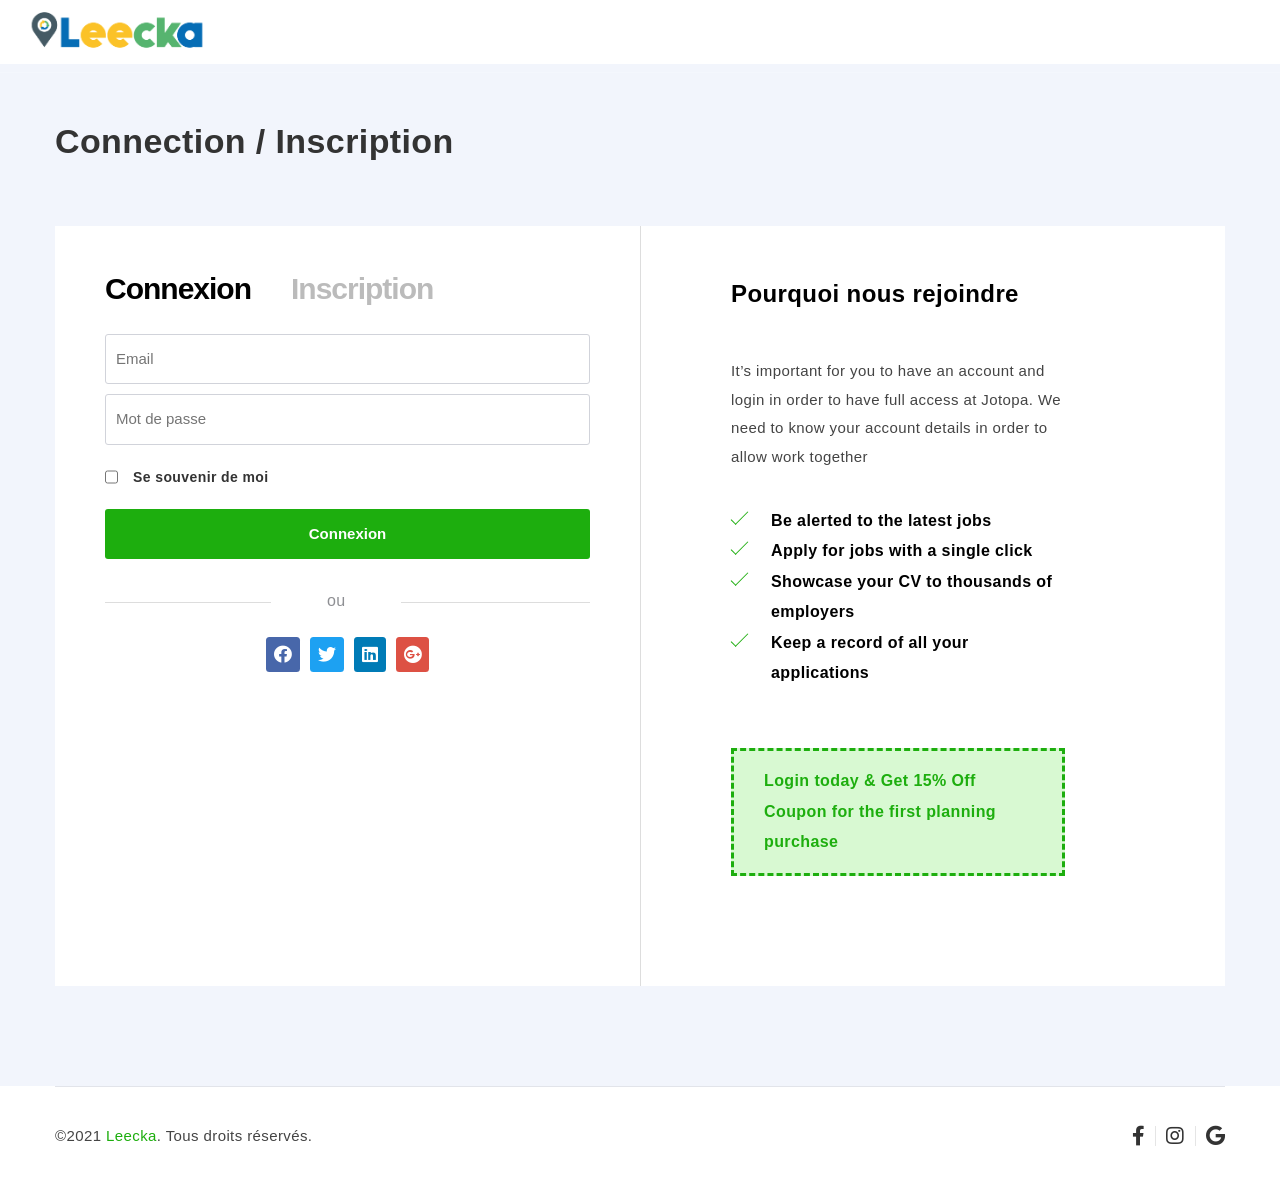
<file: particulier/login-register.html>
<!doctype html>
<html class="no-js" lang="fr">
<meta http-equiv="content-type" content="text/html;charset=UTF-8" />

<head>
    <meta charset="utf-8">
    <meta http-equiv="x-ua-compatible" content="ie=edge">
    <title>Leecka</title>
    <meta name="description" content="">
    <meta name="viewport" content="width=device-width, initial-scale=1">

    <link href="../assets/images/favicon.ico" type="img/x-icon" rel="shortcut icon">

    <link rel="stylesheet" href="../assets/css/vendor/bootstrap.min.css">
    <link rel="stylesheet" href="../assets/css/vendor/iconfont.min.css">
    <link rel="stylesheet" href="../assets/css/vendor/helper.css">

    <link rel="stylesheet" href="../assets/css/plugins/plugins.min.css">
    <link rel="stylesheet" href="../assets/css/style.min.css">

    <script src="../assets/js/vendor/modernizr-3.10.0.min.js"></script>
</head>

<body class="template-color-1">

    <div id="main-wrapper">
        <header class="header-absolute sb-border header-sticky d-none d-lg-block">
            <div class="main-header">
                <div class="container-fluid pl-50 pl-lg-15 pl-md-15 pr-0">
                    <div class="row align-items-center no-gutters">


                        <div class="col-xl-2 col-lg-2 col-12">
                            <div class="logo">
                                <a href="index.html"><img src="../assets/images/leecka.png" alt=""></a>
                            </div>
                        </div>

                        <div class="col-xl-7 col-lg-7 col-12">
                        </div>

                        <div class="col-xl-3 col-lg-3 col-12">
                            <div class="header-btn-action d-flex justify-content-end">
                                <div class="btn-action-wrap d-flex">
                                    <div class="jp-author item">
                                        <a href="login-register.html">
                                            <i class="lnr lnr-user"></i>
                                            <span>Login</span>
                                        </a>
                                    </div>
                                </div>
                            </div>
                        </div>
                    </div>

                </div>
            </div>
        </header>

        <header class="header-mobile d-block d-lg-none">
            <div class="header-bottom menu-right">
                <div class="container">
                    <div class="row">
                        <div class="col-12">
                            <div class="header-mobile-navigation d-block d-lg-none">
                                <div class="row align-items-center">
                                    <div class="col-6 col-md-6">
                                        <div class="header-logo text-center">
                                            <a href="index.html">
                                                <img src="../assets/images/leecka.png" class="img-fluid" alt="">
                                            </a>
                                        </div>
                                    </div>
                                </div>
                            </div>
                        </div>
                    </div>

                </div>
            </div>
        </header>

        <div class="breadcrumb-section section bg_color--5 pt-60 pt-sm-50 pt-xs-40 pb-60 pb-sm-50 pb-xs-40"
            style="margin-top: 5%;">
            <div class="container">
                <div class="row">
                    <div class="col-12">
                        <div class="page-breadcrumb-content">
                            <h1>Connection / Inscription</h1>
                        </div>
                    </div>
                </div>
            </div>
        </div>

        <div class="login-register-section section bg_color--5 pb-120 pb-lg-100 pb-md-80 pb-sm-60 pb-xs-50">
            <div class="container">
                <div class="row no-gutters">

                    <div class="col-lg-6">
                        <div class="login-register-form-area">
                            <div class="login-tab-menu">
                                <ul class="nav">
                                    <li><a class="active show" data-toggle="tab" href="#login">Connexion</a></li>
                                    <li><a data-toggle="tab" href="#register">Inscription</a></li>
                                </ul>
                            </div>
                            <div class="tab-content">
                                <div id="login" class="tab-pane fade show active">
                                    <div class="login-register-form">
                                        <form action="dashboard.html" method="post">
                                            <div class="row">
                                                <div class="col-12">
                                                    <div class="single-input">
                                                        <input type="text" placeholder="Email" name="name">
                                                    </div>
                                                </div>
                                                <div class="col-12">
                                                    <div class="single-input">
                                                        <input type="password" placeholder="Mot de passe"
                                                            name="password">
                                                    </div>
                                                </div>
                                                <div class="col-12">
                                                    <div class="checkbox-input">
                                                        <input type="checkbox" name="login-form-remember"
                                                            id="login-form-remember">
                                                        <label for="login-form-remember">Se souvenir de moi</label>
                                                    </div>
                                                </div>
                                                <div class="col-12 mb-25"><button class="ht-btn">Connexion</button>
                                                </div>
                                            </div>
                                        </form>
                                        <div class="divider">
                                            <span class="line"></span>
                                            <span class="circle">ou</span>
                                        </div>
                                        <div class="social-login text-center">
                                            <ul class="social-icon">
                                                <li><a class="facebook" href="#"><i class="fab fa-facebook"></i></a>
                                                </li>
                                                <li><a class="twitter" href="#"><i class="fab fa-twitter"></i></a></li>
                                                <li><a class="linkedin" href="#"><i class="fab fa-linkedin"></i></a>
                                                </li>
                                                <li><a class="google" href="#"><i class="fab fa-google-plus"></i></a>
                                                </li>
                                            </ul>
                                        </div>
                                    </div>
                                </div>
                                <div id="register" class="tab-pane fade">
                                    <div class="login-register-form">
                                        <form action="#" method="post">
                                            <p>Créez votre compte</p>
                                            <div class="row row-5">
                                                <div class="col-12">
                                                    <div class="single-input">
                                                        <input type="text" placeholder="Nom et Prénoms *" name="name">
                                                    </div>
                                                </div>
                                                <div class="col-12">
                                                    <div class="single-input">
                                                        <input type="email" placeholder="email *" name="email">
                                                    </div>
                                                </div>
                                                <div class="col-sm-6">
                                                    <div class="single-input">
                                                        <input type="password" placeholder="Mot de passe"
                                                            name="password">
                                                    </div>
                                                </div>
                                                <div class="col-sm-6">
                                                    <div class="single-input">
                                                        <input type="password"
                                                            placeholder="Confirmation du mot de passe"
                                                            name="conPassword">
                                                    </div>
                                                </div>
                                                <div class="col-12">
                                                    <div class="single-input">
                                                        <input type="tel" placeholder="Téléphone *" name="tel">
                                                    </div>
                                                </div>
                                                <div class="col-12">
                                                    <div class="single-input">
                                                        <input type="date" name="naissance">
                                                    </div>
                                                </div>
                                                <div class="col-12">
                                                    <div class="register-account">
                                                        <input id="register-terms-conditions" type="checkbox"
                                                            class="checkbox" checked="" required="">
                                                        <label for="register-terms-conditions">J'ai lu et je suis
                                                            d'accord avec les
                                                            <a href="#">Termes &amp; et les Conditions</a> et <a
                                                                href="#">Privacy
                                                                Policy</a></label>
                                                    </div>
                                                </div>
                                                <div class="col-12 mb-25"><button class="ht-btn">Inscription</button>
                                                </div>
                                            </div>
                                        </form>
                                        <div class="divider">
                                            <span class="line"></span>
                                            <span class="circle">ou</span>
                                        </div>
                                        <div class="social-login text-center">
                                            <ul class="social-icon">
                                                <li><a class="facebook" href="#"><i class="fab fa-facebook"></i></a>
                                                </li>
                                                <li><a class="twitter" href="#"><i class="fab fa-twitter"></i></a></li>
                                                <li><a class="linkedin" href="#"><i class="fab fa-linkedin"></i></a>
                                                </li>
                                                <li><a class="google" href="#"><i class="fab fa-google-plus"></i></a>
                                                </li>
                                            </ul>
                                        </div>
                                    </div>
                                </div>
                            </div>
                        </div>
                    </div>
                    <div class="col-lg-6">
                        <div class="login-instruction">
                            <div class="login-instruction-content">
                                <h3 class="title">Pourquoi nous rejoindre</h3>
                                <p>It’s important for you to have an account and login in order to have full access at
                                    Jotopa.
                                    We need to know your account details in order to allow work together</p>
                                <ul class="list-reasons">
                                    <li class="reason">Be alerted to the latest jobs</li>
                                    <li class="reason">Apply for jobs with a single click</li>
                                    <li class="reason">Showcase your CV to thousands of employers</li>
                                    <li class="reason">Keep a record of all your applications</li>
                                </ul>
                                <span class="sale-text theme-color border-color">Login today &amp; Get 15% Off Coupon
                                    for the
                                    first planning purchase</span>
                            </div>
                        </div>
                    </div>

                </div>
            </div>
        </div>






        <footer class="footer-section section">

            <div class="footer-bottom section fb-60">
                <div class="container">
                    <div class="row no-gutters st-border pt-35 pb-35 align-items-center justify-content-between">
                        <div class="col-lg-6 col-md-6">
                            <div class="copyright">
                                <p>&copy;2021 <a href="">Leecka</a>. Tous droits réservés.</p>
                            </div>
                        </div>
                        <div class="col-lg-6 col-md-6">
                            <div class="footer-social">
                                <a href="#"><i class="fab fa-facebook-f"></i></a>
                                <a href="#"><i class="fab fa-instagram"></i></a>
                                <a href="#"><i class="fab fa-google"></i></a>
                            </div>
                        </div>
                    </div>
                </div>
            </div>

        </footer>

    </div>

    <script src="../assets/js/vendor/jquery-3.5.0.min.js"></script>
    <script src="../assets/js/vendor/jquery-migrate-3.1.0.min.js"></script>
    <script src="../assets/js/vendor/bootstrap.bundle.min.js"></script>

    <script src="../assets/js/plugins/plugins.min.js"></script>
    <script src="../assets/js/main.js"></script>

</body>

</html>
</file>
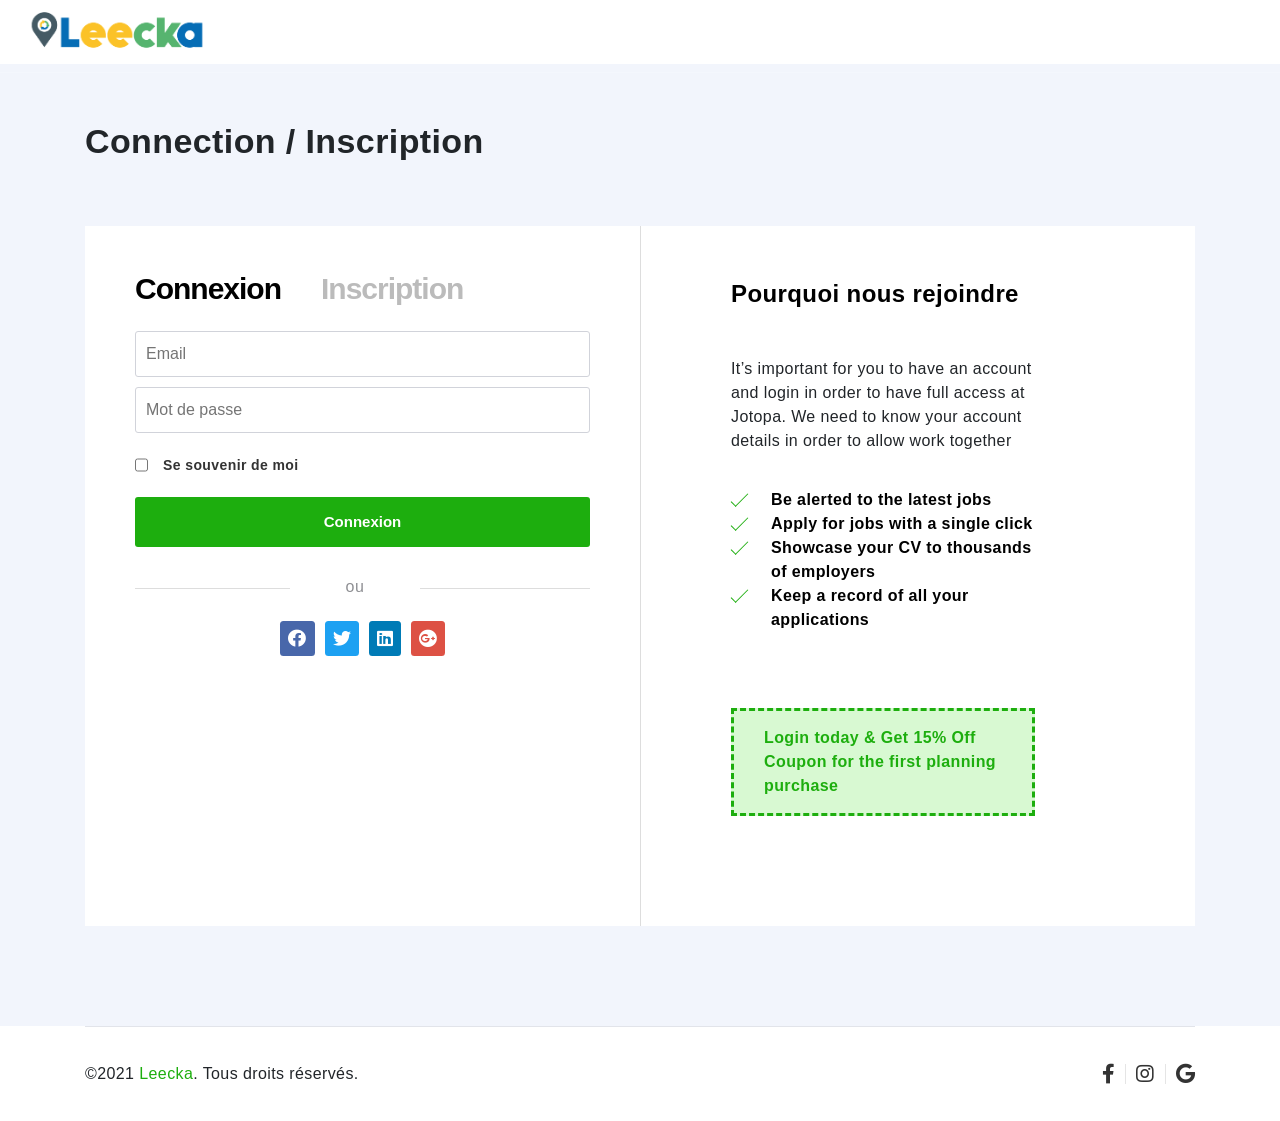
<file: professionnel/login-register.html>
<!doctype html>
<html class="no-js" lang="fr">
<meta http-equiv="content-type" content="text/html;charset=UTF-8" />

<head>
    <meta charset="utf-8">
    <meta http-equiv="x-ua-compatible" content="ie=edge">
    <title>Leecka</title>
    <meta name="description" content="">
    <meta name="viewport" content="width=device-width, initial-scale=1">

    <link href="../assets/images/favicon.ico" type="img/x-icon" rel="shortcut icon">

    <link rel="stylesheet" href="../assets/css/vendor/bootstrap.min.css">
    <link rel="stylesheet" href="../assets/css/vendor/iconfont.min.css">
    <link rel="stylesheet" href="../assets/css/vendor/helper.css">

    <link rel="stylesheet" href="../assets/css/plugins/plugins.min.css">
    <link rel="stylesheet" href="../assets/css/style.min.css">

    <link rel="stylesheet" href="https://maxcdn.bootstrapcdn.com/bootstrap/4.0.0/css/bootstrap.min.css"
        integrity="sha384-Gn5384xqQ1aoWXA+058RXPxPg6fy4IWvTNh0E263XmFcJlSAwiGgFAW/dAiS6JXm" crossorigin="anonymous">

    <script src="../assets/js/vendor/modernizr-3.10.0.min.js"></script>
</head>

<body class="template-color-1">

    <div id="main-wrapper">
        <header class="header-absolute sb-border header-sticky d-none d-lg-block">
            <div class="main-header">
                <div class="container-fluid pl-50 pl-lg-15 pl-md-15 pr-0">
                    <div class="row align-items-center no-gutters">


                        <div class="col-xl-2 col-lg-2 col-12">
                            <div class="logo">
                                <a href="index.html"><img src="../assets/images/leecka.png" alt=""></a>
                            </div>
                        </div>

                        <div class="col-xl-7 col-lg-7 col-12">
                        </div>

                        <div class="col-xl-3 col-lg-3 col-12">
                            <div class="header-btn-action d-flex justify-content-end">
                                <div class="btn-action-wrap d-flex">
                                    <div class="jp-author item">
                                        <a href="login-register.html">
                                            <i class="lnr lnr-user"></i>
                                            <span>Login</span>
                                        </a>
                                    </div>
                                </div>
                            </div>
                        </div>
                    </div>

                </div>
            </div>
        </header>

        <header class="header-mobile d-block d-lg-none">
            <div class="header-bottom menu-right">
                <div class="container">
                    <div class="row">
                        <div class="col-12">
                            <div class="header-mobile-navigation d-block d-lg-none">
                                <div class="row align-items-center">
                                    <div class="col-6 col-md-6">
                                        <div class="header-logo text-center">
                                            <a href="index.html">
                                                <img src="../assets/images/leecka.png" class="img-fluid" alt="">
                                            </a>
                                        </div>
                                    </div>
                                </div>
                            </div>
                        </div>
                    </div>

                </div>
            </div>
        </header>

        <div class="breadcrumb-section section bg_color--5 pt-60 pt-sm-50 pt-xs-40 pb-60 pb-sm-50 pb-xs-40"
            style="margin-top: 5%;">
            <div class="container">
                <div class="row">
                    <div class="col-12">
                        <div class="page-breadcrumb-content">
                            <h1>Connection / Inscription</h1>
                        </div>
                    </div>
                </div>
            </div>
        </div>

        <div class="login-register-section section bg_color--5 pb-120 pb-lg-100 pb-md-80 pb-sm-60 pb-xs-50">
            <div class="container">
                <div class="row no-gutters">

                    <div class="col-lg-6">
                        <div class="login-register-form-area">
                            <div class="login-tab-menu">
                                <ul class="nav">
                                    <li><a class="active show" data-toggle="tab" href="#login">Connexion</a></li>
                                    <li><a data-toggle="tab" href="#register">Inscription</a></li>
                                </ul>
                            </div>
                            <div class="tab-content">
                                <div id="login" class="tab-pane fade show active">
                                    <div class="login-register-form">
                                        <form action="dashboard.html" method="post">
                                            <div class="row">
                                                <div class="col-12">
                                                    <div class="single-input">
                                                        <input type="text" placeholder="Email" name="name">
                                                    </div>
                                                </div>
                                                <div class="col-12">
                                                    <div class="single-input">
                                                        <input type="password" placeholder="Mot de passe"
                                                            name="password">
                                                    </div>
                                                </div>
                                                <div class="col-12">
                                                    <div class="checkbox-input">
                                                        <input type="checkbox" name="login-form-remember"
                                                            id="login-form-remember">
                                                        <label for="login-form-remember">Se souvenir de moi</label>
                                                    </div>
                                                </div>
                                                <div class="col-12 mb-25">
                                                    <button class="ht-btn">Connexion</button>
                                                </div>
                                            </div>
                                        </form>
                                        <div class="divider">
                                            <span class="line"></span>
                                            <span class="circle">ou</span>
                                        </div>
                                        <div class="social-login text-center">
                                            <ul class="social-icon">
                                                <li><a class="facebook" href="#"><i class="fab fa-facebook"></i></a>
                                                </li>
                                                <li><a class="twitter" href="#"><i class="fab fa-twitter"></i></a></li>
                                                <li><a class="linkedin" href="#"><i class="fab fa-linkedin"></i></a>
                                                </li>
                                                <li><a class="google" href="#"><i class="fab fa-google-plus"></i></a>
                                                </li>
                                            </ul>
                                        </div>
                                    </div>
                                </div>
                                <div id="register" class="tab-pane fade">
                                    <div class="login-register-form">
                                        <form action="#" method="post">
                                            <p>Créez votre compte</p>
                                            <div class="row row-5">
                                                <div class="col-12">
                                                    <div class="single-input">
                                                        <input type="text" placeholder="Nom et Prénoms *" name="name">
                                                    </div>
                                                </div>
                                                <div class="col-12">
                                                    <div class="single-input">
                                                        <input type="text" placeholder="dénomination sociale *" name="denomination">
                                                    </div>
                                                </div>
                                                <div class="col-12">
                                                    <div class="single-input">
                                                        <input type="email" placeholder="email *" name="E-mail">
                                                    </div>
                                                </div>
                                                <div class="col-sm-6">
                                                    <div class="single-input">
                                                        <input type="password" placeholder="Mot de passe"
                                                            name="password">
                                                    </div>
                                                </div>
                                                <div class="col-sm-6">
                                                    <div class="single-input">
                                                        <input type="password"
                                                            placeholder="Confirmation du mot de passe"
                                                            name="conPassword">
                                                    </div>
                                                </div>
                                                <div class="col-12">
                                                    <div class="single-input">
                                                        <input type="tel" placeholder="Téléphone *" name="tel">
                                                    </div>
                                                </div>
                                                <div class="col-12">
                                                    <div class="single-input">
                                                        <input type="text" placeholder="Localisation" name="denomination">
                                                    </div>
                                                </div>
                                                <div class="col-12">
                                                    
                                                    <div class="single-input">
                                                        <input type="file" placeholder="Localisation" name="denomination">
                                                        <small>Soumettez votre logo si vous en avez!</small>
                                                        <br>
                                                    </div>
                                                </div>
                                                
                                                <div class="col-12">
                                                    <div class="register-account">
                                                        <input id="register-terms-conditions" type="checkbox"
                                                            class="checkbox" checked="" required="">
                                                        <label for="register-terms-conditions">J'ai lu et je suis
                                                            d'accord avec les
                                                            <a href="#">Termes &amp; et les Conditions</a> et <a
                                                                href="#">Privacy
                                                                Policy</a></label>
                                                    </div>
                                                </div>
                                                <div class="col-12 mb-25"><button class="ht-btn">Inscription</button>
                                                </div>
                                            </div>
                                        </form>
                                        <div class="divider">
                                            <span class="line"></span>
                                            <span class="circle">ou</span>
                                        </div>
                                        <div class="social-login text-center">
                                            <ul class="social-icon">
                                                <li><a class="facebook" href="#"><i class="fab fa-facebook"></i></a>
                                                </li>
                                                <li><a class="twitter" href="#"><i class="fab fa-twitter"></i></a></li>
                                                <li><a class="linkedin" href="#"><i class="fab fa-linkedin"></i></a>
                                                </li>
                                                <li><a class="google" href="#"><i class="fab fa-google-plus"></i></a>
                                                </li>
                                            </ul>
                                        </div>
                                    </div>
                                </div>
                            </div>
                        </div>
                    </div>
                    <div class="col-lg-6">
                        <div class="login-instruction">
                            <div class="login-instruction-content">
                                <h3 class="title">Pourquoi nous rejoindre</h3>
                                <p>It’s important for you to have an account and login in order to have full access at
                                    Jotopa.
                                    We need to know your account details in order to allow work together</p>
                                <ul class="list-reasons">
                                    <li class="reason">Be alerted to the latest jobs</li>
                                    <li class="reason">Apply for jobs with a single click</li>
                                    <li class="reason">Showcase your CV to thousands of employers</li>
                                    <li class="reason">Keep a record of all your applications</li>
                                </ul>
                                <span class="sale-text theme-color border-color">Login today &amp; Get 15% Off Coupon
                                    for the
                                    first planning purchase</span>
                            </div>
                        </div>
                    </div>

                </div>
            </div>
        </div>






        <footer class="footer-section section">

            <div class="footer-bottom section fb-60">
                <div class="container">
                    <div class="row no-gutters st-border pt-35 pb-35 align-items-center justify-content-between">
                        <div class="col-lg-6 col-md-6">
                            <div class="copyright">
                                <p>&copy;2021 <a href="">Leecka</a>. Tous droits réservés.</p>
                            </div>
                        </div>
                        <div class="col-lg-6 col-md-6">
                            <div class="footer-social">
                                <a href="#"><i class="fab fa-facebook-f"></i></a>
                                <a href="#"><i class="fab fa-instagram"></i></a>
                                <a href="#"><i class="fab fa-google"></i></a>
                            </div>
                        </div>
                    </div>
                </div>
            </div>

        </footer>

    </div>

    <script src="../assets/js/vendor/jquery-3.5.0.min.js"></script>
    <script src="../assets/js/vendor/jquery-migrate-3.1.0.min.js"></script>
    <script src="../assets/js/vendor/bootstrap.bundle.min.js"></script>

    <script src="../assets/js/plugins/plugins.min.js"></script>
    <script src="../assets/js/main.js"></script>

</body>

</html>
</file>
<file: assets/css/vendor/helper.css>
/*--
    - Custom Row
------------------------------------------*/
.row-0 {
  margin-left: 0px;
  margin-right: 0px; }
  .row-0 > [class*="col"] {
    padding-left: 0px;
    padding-right: 0px; }

.row-1 {
  margin-left: -1px;
  margin-right: -1px; }
  .row-1 > [class*="col"] {
    padding-left: 1px;
    padding-right: 1px; }

.row-2 {
  margin-left: -2px;
  margin-right: -2px; }
  .row-2 > [class*="col"] {
    padding-left: 2px;
    padding-right: 2px; }

.row-3 {
  margin-left: -3px;
  margin-right: -3px; }
  .row-3 > [class*="col"] {
    padding-left: 3px;
    padding-right: 3px; }

.row-4 {
  margin-left: -4px;
  margin-right: -4px; }
  .row-4 > [class*="col"] {
    padding-left: 4px;
    padding-right: 4px; }

.row-5 {
  margin-left: -5px;
  margin-right: -5px; }
  .row-5 > [class*="col"] {
    padding-left: 5px;
    padding-right: 5px; }

.row-6 {
  margin-left: -6px;
  margin-right: -6px; }
  .row-6 > [class*="col"] {
    padding-left: 6px;
    padding-right: 6px; }

.row-7 {
  margin-left: -7px;
  margin-right: -7px; }
  .row-7 > [class*="col"] {
    padding-left: 7px;
    padding-right: 7px; }

.row-8 {
  margin-left: -8px;
  margin-right: -8px; }
  .row-8 > [class*="col"] {
    padding-left: 8px;
    padding-right: 8px; }

.row-9 {
  margin-left: -9px;
  margin-right: -9px; }
  .row-9 > [class*="col"] {
    padding-left: 9px;
    padding-right: 9px; }

.row-10 {
  margin-left: -10px;
  margin-right: -10px; }
  .row-10 > [class*="col"] {
    padding-left: 10px;
    padding-right: 10px; }

.row-11 {
  margin-left: -11px;
  margin-right: -11px; }
  .row-11 > [class*="col"] {
    padding-left: 11px;
    padding-right: 11px; }

.row-12 {
  margin-left: -12px;
  margin-right: -12px; }
  .row-12 > [class*="col"] {
    padding-left: 12px;
    padding-right: 12px; }

.row-13 {
  margin-left: -13px;
  margin-right: -13px; }
  .row-13 > [class*="col"] {
    padding-left: 13px;
    padding-right: 13px; }

.row-14 {
  margin-left: -14px;
  margin-right: -14px; }
  .row-14 > [class*="col"] {
    padding-left: 14px;
    padding-right: 14px; }

.row-15 {
  margin-left: -15px;
  margin-right: -15px; }
  .row-15 > [class*="col"] {
    padding-left: 15px;
    padding-right: 15px; }

.row-16 {
  margin-left: -16px;
  margin-right: -16px; }
  @media only screen and (min-width: 1200px) and (max-width: 1499px) {
    .row-16 {
      margin-left: -15px;
      margin-right: -15px; } }
  @media only screen and (min-width: 992px) and (max-width: 1199px) {
    .row-16 {
      margin-left: -15px;
      margin-right: -15px; } }
  @media only screen and (min-width: 768px) and (max-width: 991px) {
    .row-16 {
      margin-left: -15px;
      margin-right: -15px; } }
  @media only screen and (max-width: 767px) {
    .row-16 {
      margin-left: -15px;
      margin-right: -15px; } }
  .row-16 > [class*="col"] {
    padding-left: 16px;
    padding-right: 16px; }
    @media only screen and (min-width: 1200px) and (max-width: 1499px) {
      .row-16 > [class*="col"] {
        padding-left: 15px;
        padding-right: 15px; } }
    @media only screen and (min-width: 992px) and (max-width: 1199px) {
      .row-16 > [class*="col"] {
        padding-left: 15px;
        padding-right: 15px; } }
    @media only screen and (min-width: 768px) and (max-width: 991px) {
      .row-16 > [class*="col"] {
        padding-left: 15px;
        padding-right: 15px; } }
    @media only screen and (max-width: 767px) {
      .row-16 > [class*="col"] {
        padding-left: 15px;
        padding-right: 15px; } }

.row-17 {
  margin-left: -17px;
  margin-right: -17px; }
  @media only screen and (min-width: 1200px) and (max-width: 1499px) {
    .row-17 {
      margin-left: -15px;
      margin-right: -15px; } }
  @media only screen and (min-width: 992px) and (max-width: 1199px) {
    .row-17 {
      margin-left: -15px;
      margin-right: -15px; } }
  @media only screen and (min-width: 768px) and (max-width: 991px) {
    .row-17 {
      margin-left: -15px;
      margin-right: -15px; } }
  @media only screen and (max-width: 767px) {
    .row-17 {
      margin-left: -15px;
      margin-right: -15px; } }
  .row-17 > [class*="col"] {
    padding-left: 17px;
    padding-right: 17px; }
    @media only screen and (min-width: 1200px) and (max-width: 1499px) {
      .row-17 > [class*="col"] {
        padding-left: 15px;
        padding-right: 15px; } }
    @media only screen and (min-width: 992px) and (max-width: 1199px) {
      .row-17 > [class*="col"] {
        padding-left: 15px;
        padding-right: 15px; } }
    @media only screen and (min-width: 768px) and (max-width: 991px) {
      .row-17 > [class*="col"] {
        padding-left: 15px;
        padding-right: 15px; } }
    @media only screen and (max-width: 767px) {
      .row-17 > [class*="col"] {
        padding-left: 15px;
        padding-right: 15px; } }

.row-18 {
  margin-left: -18px;
  margin-right: -18px; }
  @media only screen and (min-width: 1200px) and (max-width: 1499px) {
    .row-18 {
      margin-left: -15px;
      margin-right: -15px; } }
  @media only screen and (min-width: 992px) and (max-width: 1199px) {
    .row-18 {
      margin-left: -15px;
      margin-right: -15px; } }
  @media only screen and (min-width: 768px) and (max-width: 991px) {
    .row-18 {
      margin-left: -15px;
      margin-right: -15px; } }
  @media only screen and (max-width: 767px) {
    .row-18 {
      margin-left: -15px;
      margin-right: -15px; } }
  .row-18 > [class*="col"] {
    padding-left: 18px;
    padding-right: 18px; }
    @media only screen and (min-width: 1200px) and (max-width: 1499px) {
      .row-18 > [class*="col"] {
        padding-left: 15px;
        padding-right: 15px; } }
    @media only screen and (min-width: 992px) and (max-width: 1199px) {
      .row-18 > [class*="col"] {
        padding-left: 15px;
        padding-right: 15px; } }
    @media only screen and (min-width: 768px) and (max-width: 991px) {
      .row-18 > [class*="col"] {
        padding-left: 15px;
        padding-right: 15px; } }
    @media only screen and (max-width: 767px) {
      .row-18 > [class*="col"] {
        padding-left: 15px;
        padding-right: 15px; } }

.row-19 {
  margin-left: -19px;
  margin-right: -19px; }
  @media only screen and (min-width: 1200px) and (max-width: 1499px) {
    .row-19 {
      margin-left: -15px;
      margin-right: -15px; } }
  @media only screen and (min-width: 992px) and (max-width: 1199px) {
    .row-19 {
      margin-left: -15px;
      margin-right: -15px; } }
  @media only screen and (min-width: 768px) and (max-width: 991px) {
    .row-19 {
      margin-left: -15px;
      margin-right: -15px; } }
  @media only screen and (max-width: 767px) {
    .row-19 {
      margin-left: -15px;
      margin-right: -15px; } }
  .row-19 > [class*="col"] {
    padding-left: 19px;
    padding-right: 19px; }
    @media only screen and (min-width: 1200px) and (max-width: 1499px) {
      .row-19 > [class*="col"] {
        padding-left: 15px;
        padding-right: 15px; } }
    @media only screen and (min-width: 992px) and (max-width: 1199px) {
      .row-19 > [class*="col"] {
        padding-left: 15px;
        padding-right: 15px; } }
    @media only screen and (min-width: 768px) and (max-width: 991px) {
      .row-19 > [class*="col"] {
        padding-left: 15px;
        padding-right: 15px; } }
    @media only screen and (max-width: 767px) {
      .row-19 > [class*="col"] {
        padding-left: 15px;
        padding-right: 15px; } }

.row-20 {
  margin-left: -20px;
  margin-right: -20px; }
  @media only screen and (min-width: 1200px) and (max-width: 1499px) {
    .row-20 {
      margin-left: -15px;
      margin-right: -15px; } }
  @media only screen and (min-width: 992px) and (max-width: 1199px) {
    .row-20 {
      margin-left: -15px;
      margin-right: -15px; } }
  @media only screen and (min-width: 768px) and (max-width: 991px) {
    .row-20 {
      margin-left: -15px;
      margin-right: -15px; } }
  @media only screen and (max-width: 767px) {
    .row-20 {
      margin-left: -15px;
      margin-right: -15px; } }
  .row-20 > [class*="col"] {
    padding-left: 20px;
    padding-right: 20px; }
    @media only screen and (min-width: 1200px) and (max-width: 1499px) {
      .row-20 > [class*="col"] {
        padding-left: 15px;
        padding-right: 15px; } }
    @media only screen and (min-width: 992px) and (max-width: 1199px) {
      .row-20 > [class*="col"] {
        padding-left: 15px;
        padding-right: 15px; } }
    @media only screen and (min-width: 768px) and (max-width: 991px) {
      .row-20 > [class*="col"] {
        padding-left: 15px;
        padding-right: 15px; } }
    @media only screen and (max-width: 767px) {
      .row-20 > [class*="col"] {
        padding-left: 15px;
        padding-right: 15px; } }

.row-21 {
  margin-left: -21px;
  margin-right: -21px; }
  @media only screen and (min-width: 1200px) and (max-width: 1499px) {
    .row-21 {
      margin-left: -15px;
      margin-right: -15px; } }
  @media only screen and (min-width: 992px) and (max-width: 1199px) {
    .row-21 {
      margin-left: -15px;
      margin-right: -15px; } }
  @media only screen and (min-width: 768px) and (max-width: 991px) {
    .row-21 {
      margin-left: -15px;
      margin-right: -15px; } }
  @media only screen and (max-width: 767px) {
    .row-21 {
      margin-left: -15px;
      margin-right: -15px; } }
  .row-21 > [class*="col"] {
    padding-left: 21px;
    padding-right: 21px; }
    @media only screen and (min-width: 1200px) and (max-width: 1499px) {
      .row-21 > [class*="col"] {
        padding-left: 15px;
        padding-right: 15px; } }
    @media only screen and (min-width: 992px) and (max-width: 1199px) {
      .row-21 > [class*="col"] {
        padding-left: 15px;
        padding-right: 15px; } }
    @media only screen and (min-width: 768px) and (max-width: 991px) {
      .row-21 > [class*="col"] {
        padding-left: 15px;
        padding-right: 15px; } }
    @media only screen and (max-width: 767px) {
      .row-21 > [class*="col"] {
        padding-left: 15px;
        padding-right: 15px; } }

.row-22 {
  margin-left: -22px;
  margin-right: -22px; }
  @media only screen and (min-width: 1200px) and (max-width: 1499px) {
    .row-22 {
      margin-left: -15px;
      margin-right: -15px; } }
  @media only screen and (min-width: 992px) and (max-width: 1199px) {
    .row-22 {
      margin-left: -15px;
      margin-right: -15px; } }
  @media only screen and (min-width: 768px) and (max-width: 991px) {
    .row-22 {
      margin-left: -15px;
      margin-right: -15px; } }
  @media only screen and (max-width: 767px) {
    .row-22 {
      margin-left: -15px;
      margin-right: -15px; } }
  .row-22 > [class*="col"] {
    padding-left: 22px;
    padding-right: 22px; }
    @media only screen and (min-width: 1200px) and (max-width: 1499px) {
      .row-22 > [class*="col"] {
        padding-left: 15px;
        padding-right: 15px; } }
    @media only screen and (min-width: 992px) and (max-width: 1199px) {
      .row-22 > [class*="col"] {
        padding-left: 15px;
        padding-right: 15px; } }
    @media only screen and (min-width: 768px) and (max-width: 991px) {
      .row-22 > [class*="col"] {
        padding-left: 15px;
        padding-right: 15px; } }
    @media only screen and (max-width: 767px) {
      .row-22 > [class*="col"] {
        padding-left: 15px;
        padding-right: 15px; } }

.row-23 {
  margin-left: -23px;
  margin-right: -23px; }
  @media only screen and (min-width: 1200px) and (max-width: 1499px) {
    .row-23 {
      margin-left: -15px;
      margin-right: -15px; } }
  @media only screen and (min-width: 992px) and (max-width: 1199px) {
    .row-23 {
      margin-left: -15px;
      margin-right: -15px; } }
  @media only screen and (min-width: 768px) and (max-width: 991px) {
    .row-23 {
      margin-left: -15px;
      margin-right: -15px; } }
  @media only screen and (max-width: 767px) {
    .row-23 {
      margin-left: -15px;
      margin-right: -15px; } }
  .row-23 > [class*="col"] {
    padding-left: 23px;
    padding-right: 23px; }
    @media only screen and (min-width: 1200px) and (max-width: 1499px) {
      .row-23 > [class*="col"] {
        padding-left: 15px;
        padding-right: 15px; } }
    @media only screen and (min-width: 992px) and (max-width: 1199px) {
      .row-23 > [class*="col"] {
        padding-left: 15px;
        padding-right: 15px; } }
    @media only screen and (min-width: 768px) and (max-width: 991px) {
      .row-23 > [class*="col"] {
        padding-left: 15px;
        padding-right: 15px; } }
    @media only screen and (max-width: 767px) {
      .row-23 > [class*="col"] {
        padding-left: 15px;
        padding-right: 15px; } }

.row-24 {
  margin-left: -24px;
  margin-right: -24px; }
  @media only screen and (min-width: 1200px) and (max-width: 1499px) {
    .row-24 {
      margin-left: -15px;
      margin-right: -15px; } }
  @media only screen and (min-width: 992px) and (max-width: 1199px) {
    .row-24 {
      margin-left: -15px;
      margin-right: -15px; } }
  @media only screen and (min-width: 768px) and (max-width: 991px) {
    .row-24 {
      margin-left: -15px;
      margin-right: -15px; } }
  @media only screen and (max-width: 767px) {
    .row-24 {
      margin-left: -15px;
      margin-right: -15px; } }
  .row-24 > [class*="col"] {
    padding-left: 24px;
    padding-right: 24px; }
    @media only screen and (min-width: 1200px) and (max-width: 1499px) {
      .row-24 > [class*="col"] {
        padding-left: 15px;
        padding-right: 15px; } }
    @media only screen and (min-width: 992px) and (max-width: 1199px) {
      .row-24 > [class*="col"] {
        padding-left: 15px;
        padding-right: 15px; } }
    @media only screen and (min-width: 768px) and (max-width: 991px) {
      .row-24 > [class*="col"] {
        padding-left: 15px;
        padding-right: 15px; } }
    @media only screen and (max-width: 767px) {
      .row-24 > [class*="col"] {
        padding-left: 15px;
        padding-right: 15px; } }

.row-25 {
  margin-left: -25px;
  margin-right: -25px; }
  @media only screen and (min-width: 1200px) and (max-width: 1499px) {
    .row-25 {
      margin-left: -15px;
      margin-right: -15px; } }
  @media only screen and (min-width: 992px) and (max-width: 1199px) {
    .row-25 {
      margin-left: -15px;
      margin-right: -15px; } }
  @media only screen and (min-width: 768px) and (max-width: 991px) {
    .row-25 {
      margin-left: -15px;
      margin-right: -15px; } }
  @media only screen and (max-width: 767px) {
    .row-25 {
      margin-left: -15px;
      margin-right: -15px; } }
  .row-25 > [class*="col"] {
    padding-left: 25px;
    padding-right: 25px; }
    @media only screen and (min-width: 1200px) and (max-width: 1499px) {
      .row-25 > [class*="col"] {
        padding-left: 15px;
        padding-right: 15px; } }
    @media only screen and (min-width: 992px) and (max-width: 1199px) {
      .row-25 > [class*="col"] {
        padding-left: 15px;
        padding-right: 15px; } }
    @media only screen and (min-width: 768px) and (max-width: 991px) {
      .row-25 > [class*="col"] {
        padding-left: 15px;
        padding-right: 15px; } }
    @media only screen and (max-width: 767px) {
      .row-25 > [class*="col"] {
        padding-left: 15px;
        padding-right: 15px; } }

.row-26 {
  margin-left: -26px;
  margin-right: -26px; }
  @media only screen and (min-width: 1200px) and (max-width: 1499px) {
    .row-26 {
      margin-left: -15px;
      margin-right: -15px; } }
  @media only screen and (min-width: 992px) and (max-width: 1199px) {
    .row-26 {
      margin-left: -15px;
      margin-right: -15px; } }
  @media only screen and (min-width: 768px) and (max-width: 991px) {
    .row-26 {
      margin-left: -15px;
      margin-right: -15px; } }
  @media only screen and (max-width: 767px) {
    .row-26 {
      margin-left: -15px;
      margin-right: -15px; } }
  .row-26 > [class*="col"] {
    padding-left: 26px;
    padding-right: 26px; }
    @media only screen and (min-width: 1200px) and (max-width: 1499px) {
      .row-26 > [class*="col"] {
        padding-left: 15px;
        padding-right: 15px; } }
    @media only screen and (min-width: 992px) and (max-width: 1199px) {
      .row-26 > [class*="col"] {
        padding-left: 15px;
        padding-right: 15px; } }
    @media only screen and (min-width: 768px) and (max-width: 991px) {
      .row-26 > [class*="col"] {
        padding-left: 15px;
        padding-right: 15px; } }
    @media only screen and (max-width: 767px) {
      .row-26 > [class*="col"] {
        padding-left: 15px;
        padding-right: 15px; } }

.row-27 {
  margin-left: -27px;
  margin-right: -27px; }
  @media only screen and (min-width: 1200px) and (max-width: 1499px) {
    .row-27 {
      margin-left: -15px;
      margin-right: -15px; } }
  @media only screen and (min-width: 992px) and (max-width: 1199px) {
    .row-27 {
      margin-left: -15px;
      margin-right: -15px; } }
  @media only screen and (min-width: 768px) and (max-width: 991px) {
    .row-27 {
      margin-left: -15px;
      margin-right: -15px; } }
  @media only screen and (max-width: 767px) {
    .row-27 {
      margin-left: -15px;
      margin-right: -15px; } }
  .row-27 > [class*="col"] {
    padding-left: 27px;
    padding-right: 27px; }
    @media only screen and (min-width: 1200px) and (max-width: 1499px) {
      .row-27 > [class*="col"] {
        padding-left: 15px;
        padding-right: 15px; } }
    @media only screen and (min-width: 992px) and (max-width: 1199px) {
      .row-27 > [class*="col"] {
        padding-left: 15px;
        padding-right: 15px; } }
    @media only screen and (min-width: 768px) and (max-width: 991px) {
      .row-27 > [class*="col"] {
        padding-left: 15px;
        padding-right: 15px; } }
    @media only screen and (max-width: 767px) {
      .row-27 > [class*="col"] {
        padding-left: 15px;
        padding-right: 15px; } }

.row-28 {
  margin-left: -28px;
  margin-right: -28px; }
  @media only screen and (min-width: 1200px) and (max-width: 1499px) {
    .row-28 {
      margin-left: -15px;
      margin-right: -15px; } }
  @media only screen and (min-width: 992px) and (max-width: 1199px) {
    .row-28 {
      margin-left: -15px;
      margin-right: -15px; } }
  @media only screen and (min-width: 768px) and (max-width: 991px) {
    .row-28 {
      margin-left: -15px;
      margin-right: -15px; } }
  @media only screen and (max-width: 767px) {
    .row-28 {
      margin-left: -15px;
      margin-right: -15px; } }
  .row-28 > [class*="col"] {
    padding-left: 28px;
    padding-right: 28px; }
    @media only screen and (min-width: 1200px) and (max-width: 1499px) {
      .row-28 > [class*="col"] {
        padding-left: 15px;
        padding-right: 15px; } }
    @media only screen and (min-width: 992px) and (max-width: 1199px) {
      .row-28 > [class*="col"] {
        padding-left: 15px;
        padding-right: 15px; } }
    @media only screen and (min-width: 768px) and (max-width: 991px) {
      .row-28 > [class*="col"] {
        padding-left: 15px;
        padding-right: 15px; } }
    @media only screen and (max-width: 767px) {
      .row-28 > [class*="col"] {
        padding-left: 15px;
        padding-right: 15px; } }

.row-29 {
  margin-left: -29px;
  margin-right: -29px; }
  @media only screen and (min-width: 1200px) and (max-width: 1499px) {
    .row-29 {
      margin-left: -15px;
      margin-right: -15px; } }
  @media only screen and (min-width: 992px) and (max-width: 1199px) {
    .row-29 {
      margin-left: -15px;
      margin-right: -15px; } }
  @media only screen and (min-width: 768px) and (max-width: 991px) {
    .row-29 {
      margin-left: -15px;
      margin-right: -15px; } }
  @media only screen and (max-width: 767px) {
    .row-29 {
      margin-left: -15px;
      margin-right: -15px; } }
  .row-29 > [class*="col"] {
    padding-left: 29px;
    padding-right: 29px; }
    @media only screen and (min-width: 1200px) and (max-width: 1499px) {
      .row-29 > [class*="col"] {
        padding-left: 15px;
        padding-right: 15px; } }
    @media only screen and (min-width: 992px) and (max-width: 1199px) {
      .row-29 > [class*="col"] {
        padding-left: 15px;
        padding-right: 15px; } }
    @media only screen and (min-width: 768px) and (max-width: 991px) {
      .row-29 > [class*="col"] {
        padding-left: 15px;
        padding-right: 15px; } }
    @media only screen and (max-width: 767px) {
      .row-29 > [class*="col"] {
        padding-left: 15px;
        padding-right: 15px; } }

.row-30 {
  margin-left: -30px;
  margin-right: -30px; }
  @media only screen and (min-width: 1200px) and (max-width: 1499px) {
    .row-30 {
      margin-left: -15px;
      margin-right: -15px; } }
  @media only screen and (min-width: 992px) and (max-width: 1199px) {
    .row-30 {
      margin-left: -15px;
      margin-right: -15px; } }
  @media only screen and (min-width: 768px) and (max-width: 991px) {
    .row-30 {
      margin-left: -15px;
      margin-right: -15px; } }
  @media only screen and (max-width: 767px) {
    .row-30 {
      margin-left: -15px;
      margin-right: -15px; } }
  .row-30 > [class*="col"] {
    padding-left: 30px;
    padding-right: 30px; }
    @media only screen and (min-width: 1200px) and (max-width: 1499px) {
      .row-30 > [class*="col"] {
        padding-left: 15px;
        padding-right: 15px; } }
    @media only screen and (min-width: 992px) and (max-width: 1199px) {
      .row-30 > [class*="col"] {
        padding-left: 15px;
        padding-right: 15px; } }
    @media only screen and (min-width: 768px) and (max-width: 991px) {
      .row-30 > [class*="col"] {
        padding-left: 15px;
        padding-right: 15px; } }
    @media only screen and (max-width: 767px) {
      .row-30 > [class*="col"] {
        padding-left: 15px;
        padding-right: 15px; } }

.row-31 {
  margin-left: -31px;
  margin-right: -31px; }
  @media only screen and (min-width: 1200px) and (max-width: 1499px) {
    .row-31 {
      margin-left: -15px;
      margin-right: -15px; } }
  @media only screen and (min-width: 992px) and (max-width: 1199px) {
    .row-31 {
      margin-left: -15px;
      margin-right: -15px; } }
  @media only screen and (min-width: 768px) and (max-width: 991px) {
    .row-31 {
      margin-left: -15px;
      margin-right: -15px; } }
  @media only screen and (max-width: 767px) {
    .row-31 {
      margin-left: -15px;
      margin-right: -15px; } }
  .row-31 > [class*="col"] {
    padding-left: 31px;
    padding-right: 31px; }
    @media only screen and (min-width: 1200px) and (max-width: 1499px) {
      .row-31 > [class*="col"] {
        padding-left: 15px;
        padding-right: 15px; } }
    @media only screen and (min-width: 992px) and (max-width: 1199px) {
      .row-31 > [class*="col"] {
        padding-left: 15px;
        padding-right: 15px; } }
    @media only screen and (min-width: 768px) and (max-width: 991px) {
      .row-31 > [class*="col"] {
        padding-left: 15px;
        padding-right: 15px; } }
    @media only screen and (max-width: 767px) {
      .row-31 > [class*="col"] {
        padding-left: 15px;
        padding-right: 15px; } }

.row-32 {
  margin-left: -32px;
  margin-right: -32px; }
  @media only screen and (min-width: 1200px) and (max-width: 1499px) {
    .row-32 {
      margin-left: -15px;
      margin-right: -15px; } }
  @media only screen and (min-width: 992px) and (max-width: 1199px) {
    .row-32 {
      margin-left: -15px;
      margin-right: -15px; } }
  @media only screen and (min-width: 768px) and (max-width: 991px) {
    .row-32 {
      margin-left: -15px;
      margin-right: -15px; } }
  @media only screen and (max-width: 767px) {
    .row-32 {
      margin-left: -15px;
      margin-right: -15px; } }
  .row-32 > [class*="col"] {
    padding-left: 32px;
    padding-right: 32px; }
    @media only screen and (min-width: 1200px) and (max-width: 1499px) {
      .row-32 > [class*="col"] {
        padding-left: 15px;
        padding-right: 15px; } }
    @media only screen and (min-width: 992px) and (max-width: 1199px) {
      .row-32 > [class*="col"] {
        padding-left: 15px;
        padding-right: 15px; } }
    @media only screen and (min-width: 768px) and (max-width: 991px) {
      .row-32 > [class*="col"] {
        padding-left: 15px;
        padding-right: 15px; } }
    @media only screen and (max-width: 767px) {
      .row-32 > [class*="col"] {
        padding-left: 15px;
        padding-right: 15px; } }

.row-33 {
  margin-left: -33px;
  margin-right: -33px; }
  @media only screen and (min-width: 1200px) and (max-width: 1499px) {
    .row-33 {
      margin-left: -15px;
      margin-right: -15px; } }
  @media only screen and (min-width: 992px) and (max-width: 1199px) {
    .row-33 {
      margin-left: -15px;
      margin-right: -15px; } }
  @media only screen and (min-width: 768px) and (max-width: 991px) {
    .row-33 {
      margin-left: -15px;
      margin-right: -15px; } }
  @media only screen and (max-width: 767px) {
    .row-33 {
      margin-left: -15px;
      margin-right: -15px; } }
  .row-33 > [class*="col"] {
    padding-left: 33px;
    padding-right: 33px; }
    @media only screen and (min-width: 1200px) and (max-width: 1499px) {
      .row-33 > [class*="col"] {
        padding-left: 15px;
        padding-right: 15px; } }
    @media only screen and (min-width: 992px) and (max-width: 1199px) {
      .row-33 > [class*="col"] {
        padding-left: 15px;
        padding-right: 15px; } }
    @media only screen and (min-width: 768px) and (max-width: 991px) {
      .row-33 > [class*="col"] {
        padding-left: 15px;
        padding-right: 15px; } }
    @media only screen and (max-width: 767px) {
      .row-33 > [class*="col"] {
        padding-left: 15px;
        padding-right: 15px; } }

.row-34 {
  margin-left: -34px;
  margin-right: -34px; }
  @media only screen and (min-width: 1200px) and (max-width: 1499px) {
    .row-34 {
      margin-left: -15px;
      margin-right: -15px; } }
  @media only screen and (min-width: 992px) and (max-width: 1199px) {
    .row-34 {
      margin-left: -15px;
      margin-right: -15px; } }
  @media only screen and (min-width: 768px) and (max-width: 991px) {
    .row-34 {
      margin-left: -15px;
      margin-right: -15px; } }
  @media only screen and (max-width: 767px) {
    .row-34 {
      margin-left: -15px;
      margin-right: -15px; } }
  .row-34 > [class*="col"] {
    padding-left: 34px;
    padding-right: 34px; }
    @media only screen and (min-width: 1200px) and (max-width: 1499px) {
      .row-34 > [class*="col"] {
        padding-left: 15px;
        padding-right: 15px; } }
    @media only screen and (min-width: 992px) and (max-width: 1199px) {
      .row-34 > [class*="col"] {
        padding-left: 15px;
        padding-right: 15px; } }
    @media only screen and (min-width: 768px) and (max-width: 991px) {
      .row-34 > [class*="col"] {
        padding-left: 15px;
        padding-right: 15px; } }
    @media only screen and (max-width: 767px) {
      .row-34 > [class*="col"] {
        padding-left: 15px;
        padding-right: 15px; } }

.row-35 {
  margin-left: -35px;
  margin-right: -35px; }
  @media only screen and (min-width: 1200px) and (max-width: 1499px) {
    .row-35 {
      margin-left: -15px;
      margin-right: -15px; } }
  @media only screen and (min-width: 992px) and (max-width: 1199px) {
    .row-35 {
      margin-left: -15px;
      margin-right: -15px; } }
  @media only screen and (min-width: 768px) and (max-width: 991px) {
    .row-35 {
      margin-left: -15px;
      margin-right: -15px; } }
  @media only screen and (max-width: 767px) {
    .row-35 {
      margin-left: -15px;
      margin-right: -15px; } }
  .row-35 > [class*="col"] {
    padding-left: 35px;
    padding-right: 35px; }
    @media only screen and (min-width: 1200px) and (max-width: 1499px) {
      .row-35 > [class*="col"] {
        padding-left: 15px;
        padding-right: 15px; } }
    @media only screen and (min-width: 992px) and (max-width: 1199px) {
      .row-35 > [class*="col"] {
        padding-left: 15px;
        padding-right: 15px; } }
    @media only screen and (min-width: 768px) and (max-width: 991px) {
      .row-35 > [class*="col"] {
        padding-left: 15px;
        padding-right: 15px; } }
    @media only screen and (max-width: 767px) {
      .row-35 > [class*="col"] {
        padding-left: 15px;
        padding-right: 15px; } }

.row-36 {
  margin-left: -36px;
  margin-right: -36px; }
  @media only screen and (min-width: 1200px) and (max-width: 1499px) {
    .row-36 {
      margin-left: -15px;
      margin-right: -15px; } }
  @media only screen and (min-width: 992px) and (max-width: 1199px) {
    .row-36 {
      margin-left: -15px;
      margin-right: -15px; } }
  @media only screen and (min-width: 768px) and (max-width: 991px) {
    .row-36 {
      margin-left: -15px;
      margin-right: -15px; } }
  @media only screen and (max-width: 767px) {
    .row-36 {
      margin-left: -15px;
      margin-right: -15px; } }
  .row-36 > [class*="col"] {
    padding-left: 36px;
    padding-right: 36px; }
    @media only screen and (min-width: 1200px) and (max-width: 1499px) {
      .row-36 > [class*="col"] {
        padding-left: 15px;
        padding-right: 15px; } }
    @media only screen and (min-width: 992px) and (max-width: 1199px) {
      .row-36 > [class*="col"] {
        padding-left: 15px;
        padding-right: 15px; } }
    @media only screen and (min-width: 768px) and (max-width: 991px) {
      .row-36 > [class*="col"] {
        padding-left: 15px;
        padding-right: 15px; } }
    @media only screen and (max-width: 767px) {
      .row-36 > [class*="col"] {
        padding-left: 15px;
        padding-right: 15px; } }

.row-37 {
  margin-left: -37px;
  margin-right: -37px; }
  @media only screen and (min-width: 1200px) and (max-width: 1499px) {
    .row-37 {
      margin-left: -15px;
      margin-right: -15px; } }
  @media only screen and (min-width: 992px) and (max-width: 1199px) {
    .row-37 {
      margin-left: -15px;
      margin-right: -15px; } }
  @media only screen and (min-width: 768px) and (max-width: 991px) {
    .row-37 {
      margin-left: -15px;
      margin-right: -15px; } }
  @media only screen and (max-width: 767px) {
    .row-37 {
      margin-left: -15px;
      margin-right: -15px; } }
  .row-37 > [class*="col"] {
    padding-left: 37px;
    padding-right: 37px; }
    @media only screen and (min-width: 1200px) and (max-width: 1499px) {
      .row-37 > [class*="col"] {
        padding-left: 15px;
        padding-right: 15px; } }
    @media only screen and (min-width: 992px) and (max-width: 1199px) {
      .row-37 > [class*="col"] {
        padding-left: 15px;
        padding-right: 15px; } }
    @media only screen and (min-width: 768px) and (max-width: 991px) {
      .row-37 > [class*="col"] {
        padding-left: 15px;
        padding-right: 15px; } }
    @media only screen and (max-width: 767px) {
      .row-37 > [class*="col"] {
        padding-left: 15px;
        padding-right: 15px; } }

.row-38 {
  margin-left: -38px;
  margin-right: -38px; }
  @media only screen and (min-width: 1200px) and (max-width: 1499px) {
    .row-38 {
      margin-left: -15px;
      margin-right: -15px; } }
  @media only screen and (min-width: 992px) and (max-width: 1199px) {
    .row-38 {
      margin-left: -15px;
      margin-right: -15px; } }
  @media only screen and (min-width: 768px) and (max-width: 991px) {
    .row-38 {
      margin-left: -15px;
      margin-right: -15px; } }
  @media only screen and (max-width: 767px) {
    .row-38 {
      margin-left: -15px;
      margin-right: -15px; } }
  .row-38 > [class*="col"] {
    padding-left: 38px;
    padding-right: 38px; }
    @media only screen and (min-width: 1200px) and (max-width: 1499px) {
      .row-38 > [class*="col"] {
        padding-left: 15px;
        padding-right: 15px; } }
    @media only screen and (min-width: 992px) and (max-width: 1199px) {
      .row-38 > [class*="col"] {
        padding-left: 15px;
        padding-right: 15px; } }
    @media only screen and (min-width: 768px) and (max-width: 991px) {
      .row-38 > [class*="col"] {
        padding-left: 15px;
        padding-right: 15px; } }
    @media only screen and (max-width: 767px) {
      .row-38 > [class*="col"] {
        padding-left: 15px;
        padding-right: 15px; } }

.row-39 {
  margin-left: -39px;
  margin-right: -39px; }
  @media only screen and (min-width: 1200px) and (max-width: 1499px) {
    .row-39 {
      margin-left: -15px;
      margin-right: -15px; } }
  @media only screen and (min-width: 992px) and (max-width: 1199px) {
    .row-39 {
      margin-left: -15px;
      margin-right: -15px; } }
  @media only screen and (min-width: 768px) and (max-width: 991px) {
    .row-39 {
      margin-left: -15px;
      margin-right: -15px; } }
  @media only screen and (max-width: 767px) {
    .row-39 {
      margin-left: -15px;
      margin-right: -15px; } }
  .row-39 > [class*="col"] {
    padding-left: 39px;
    padding-right: 39px; }
    @media only screen and (min-width: 1200px) and (max-width: 1499px) {
      .row-39 > [class*="col"] {
        padding-left: 15px;
        padding-right: 15px; } }
    @media only screen and (min-width: 992px) and (max-width: 1199px) {
      .row-39 > [class*="col"] {
        padding-left: 15px;
        padding-right: 15px; } }
    @media only screen and (min-width: 768px) and (max-width: 991px) {
      .row-39 > [class*="col"] {
        padding-left: 15px;
        padding-right: 15px; } }
    @media only screen and (max-width: 767px) {
      .row-39 > [class*="col"] {
        padding-left: 15px;
        padding-right: 15px; } }

.row-40 {
  margin-left: -40px;
  margin-right: -40px; }
  @media only screen and (min-width: 1200px) and (max-width: 1499px) {
    .row-40 {
      margin-left: -15px;
      margin-right: -15px; } }
  @media only screen and (min-width: 992px) and (max-width: 1199px) {
    .row-40 {
      margin-left: -15px;
      margin-right: -15px; } }
  @media only screen and (min-width: 768px) and (max-width: 991px) {
    .row-40 {
      margin-left: -15px;
      margin-right: -15px; } }
  @media only screen and (max-width: 767px) {
    .row-40 {
      margin-left: -15px;
      margin-right: -15px; } }
  .row-40 > [class*="col"] {
    padding-left: 40px;
    padding-right: 40px; }
    @media only screen and (min-width: 1200px) and (max-width: 1499px) {
      .row-40 > [class*="col"] {
        padding-left: 15px;
        padding-right: 15px; } }
    @media only screen and (min-width: 992px) and (max-width: 1199px) {
      .row-40 > [class*="col"] {
        padding-left: 15px;
        padding-right: 15px; } }
    @media only screen and (min-width: 768px) and (max-width: 991px) {
      .row-40 > [class*="col"] {
        padding-left: 15px;
        padding-right: 15px; } }
    @media only screen and (max-width: 767px) {
      .row-40 > [class*="col"] {
        padding-left: 15px;
        padding-right: 15px; } }

.row-41 {
  margin-left: -41px;
  margin-right: -41px; }
  @media only screen and (min-width: 1200px) and (max-width: 1499px) {
    .row-41 {
      margin-left: -15px;
      margin-right: -15px; } }
  @media only screen and (min-width: 992px) and (max-width: 1199px) {
    .row-41 {
      margin-left: -15px;
      margin-right: -15px; } }
  @media only screen and (min-width: 768px) and (max-width: 991px) {
    .row-41 {
      margin-left: -15px;
      margin-right: -15px; } }
  @media only screen and (max-width: 767px) {
    .row-41 {
      margin-left: -15px;
      margin-right: -15px; } }
  .row-41 > [class*="col"] {
    padding-left: 41px;
    padding-right: 41px; }
    @media only screen and (min-width: 1200px) and (max-width: 1499px) {
      .row-41 > [class*="col"] {
        padding-left: 15px;
        padding-right: 15px; } }
    @media only screen and (min-width: 992px) and (max-width: 1199px) {
      .row-41 > [class*="col"] {
        padding-left: 15px;
        padding-right: 15px; } }
    @media only screen and (min-width: 768px) and (max-width: 991px) {
      .row-41 > [class*="col"] {
        padding-left: 15px;
        padding-right: 15px; } }
    @media only screen and (max-width: 767px) {
      .row-41 > [class*="col"] {
        padding-left: 15px;
        padding-right: 15px; } }

.row-42 {
  margin-left: -42px;
  margin-right: -42px; }
  @media only screen and (min-width: 1200px) and (max-width: 1499px) {
    .row-42 {
      margin-left: -15px;
      margin-right: -15px; } }
  @media only screen and (min-width: 992px) and (max-width: 1199px) {
    .row-42 {
      margin-left: -15px;
      margin-right: -15px; } }
  @media only screen and (min-width: 768px) and (max-width: 991px) {
    .row-42 {
      margin-left: -15px;
      margin-right: -15px; } }
  @media only screen and (max-width: 767px) {
    .row-42 {
      margin-left: -15px;
      margin-right: -15px; } }
  .row-42 > [class*="col"] {
    padding-left: 42px;
    padding-right: 42px; }
    @media only screen and (min-width: 1200px) and (max-width: 1499px) {
      .row-42 > [class*="col"] {
        padding-left: 15px;
        padding-right: 15px; } }
    @media only screen and (min-width: 992px) and (max-width: 1199px) {
      .row-42 > [class*="col"] {
        padding-left: 15px;
        padding-right: 15px; } }
    @media only screen and (min-width: 768px) and (max-width: 991px) {
      .row-42 > [class*="col"] {
        padding-left: 15px;
        padding-right: 15px; } }
    @media only screen and (max-width: 767px) {
      .row-42 > [class*="col"] {
        padding-left: 15px;
        padding-right: 15px; } }

.row-43 {
  margin-left: -43px;
  margin-right: -43px; }
  @media only screen and (min-width: 1200px) and (max-width: 1499px) {
    .row-43 {
      margin-left: -15px;
      margin-right: -15px; } }
  @media only screen and (min-width: 992px) and (max-width: 1199px) {
    .row-43 {
      margin-left: -15px;
      margin-right: -15px; } }
  @media only screen and (min-width: 768px) and (max-width: 991px) {
    .row-43 {
      margin-left: -15px;
      margin-right: -15px; } }
  @media only screen and (max-width: 767px) {
    .row-43 {
      margin-left: -15px;
      margin-right: -15px; } }
  .row-43 > [class*="col"] {
    padding-left: 43px;
    padding-right: 43px; }
    @media only screen and (min-width: 1200px) and (max-width: 1499px) {
      .row-43 > [class*="col"] {
        padding-left: 15px;
        padding-right: 15px; } }
    @media only screen and (min-width: 992px) and (max-width: 1199px) {
      .row-43 > [class*="col"] {
        padding-left: 15px;
        padding-right: 15px; } }
    @media only screen and (min-width: 768px) and (max-width: 991px) {
      .row-43 > [class*="col"] {
        padding-left: 15px;
        padding-right: 15px; } }
    @media only screen and (max-width: 767px) {
      .row-43 > [class*="col"] {
        padding-left: 15px;
        padding-right: 15px; } }

.row-44 {
  margin-left: -44px;
  margin-right: -44px; }
  @media only screen and (min-width: 1200px) and (max-width: 1499px) {
    .row-44 {
      margin-left: -15px;
      margin-right: -15px; } }
  @media only screen and (min-width: 992px) and (max-width: 1199px) {
    .row-44 {
      margin-left: -15px;
      margin-right: -15px; } }
  @media only screen and (min-width: 768px) and (max-width: 991px) {
    .row-44 {
      margin-left: -15px;
      margin-right: -15px; } }
  @media only screen and (max-width: 767px) {
    .row-44 {
      margin-left: -15px;
      margin-right: -15px; } }
  .row-44 > [class*="col"] {
    padding-left: 44px;
    padding-right: 44px; }
    @media only screen and (min-width: 1200px) and (max-width: 1499px) {
      .row-44 > [class*="col"] {
        padding-left: 15px;
        padding-right: 15px; } }
    @media only screen and (min-width: 992px) and (max-width: 1199px) {
      .row-44 > [class*="col"] {
        padding-left: 15px;
        padding-right: 15px; } }
    @media only screen and (min-width: 768px) and (max-width: 991px) {
      .row-44 > [class*="col"] {
        padding-left: 15px;
        padding-right: 15px; } }
    @media only screen and (max-width: 767px) {
      .row-44 > [class*="col"] {
        padding-left: 15px;
        padding-right: 15px; } }

.row-45 {
  margin-left: -45px;
  margin-right: -45px; }
  @media only screen and (min-width: 1200px) and (max-width: 1499px) {
    .row-45 {
      margin-left: -15px;
      margin-right: -15px; } }
  @media only screen and (min-width: 992px) and (max-width: 1199px) {
    .row-45 {
      margin-left: -15px;
      margin-right: -15px; } }
  @media only screen and (min-width: 768px) and (max-width: 991px) {
    .row-45 {
      margin-left: -15px;
      margin-right: -15px; } }
  @media only screen and (max-width: 767px) {
    .row-45 {
      margin-left: -15px;
      margin-right: -15px; } }
  .row-45 > [class*="col"] {
    padding-left: 45px;
    padding-right: 45px; }
    @media only screen and (min-width: 1200px) and (max-width: 1499px) {
      .row-45 > [class*="col"] {
        padding-left: 15px;
        padding-right: 15px; } }
    @media only screen and (min-width: 992px) and (max-width: 1199px) {
      .row-45 > [class*="col"] {
        padding-left: 15px;
        padding-right: 15px; } }
    @media only screen and (min-width: 768px) and (max-width: 991px) {
      .row-45 > [class*="col"] {
        padding-left: 15px;
        padding-right: 15px; } }
    @media only screen and (max-width: 767px) {
      .row-45 > [class*="col"] {
        padding-left: 15px;
        padding-right: 15px; } }

.row-46 {
  margin-left: -46px;
  margin-right: -46px; }
  @media only screen and (min-width: 1200px) and (max-width: 1499px) {
    .row-46 {
      margin-left: -15px;
      margin-right: -15px; } }
  @media only screen and (min-width: 992px) and (max-width: 1199px) {
    .row-46 {
      margin-left: -15px;
      margin-right: -15px; } }
  @media only screen and (min-width: 768px) and (max-width: 991px) {
    .row-46 {
      margin-left: -15px;
      margin-right: -15px; } }
  @media only screen and (max-width: 767px) {
    .row-46 {
      margin-left: -15px;
      margin-right: -15px; } }
  .row-46 > [class*="col"] {
    padding-left: 46px;
    padding-right: 46px; }
    @media only screen and (min-width: 1200px) and (max-width: 1499px) {
      .row-46 > [class*="col"] {
        padding-left: 15px;
        padding-right: 15px; } }
    @media only screen and (min-width: 992px) and (max-width: 1199px) {
      .row-46 > [class*="col"] {
        padding-left: 15px;
        padding-right: 15px; } }
    @media only screen and (min-width: 768px) and (max-width: 991px) {
      .row-46 > [class*="col"] {
        padding-left: 15px;
        padding-right: 15px; } }
    @media only screen and (max-width: 767px) {
      .row-46 > [class*="col"] {
        padding-left: 15px;
        padding-right: 15px; } }

.row-47 {
  margin-left: -47px;
  margin-right: -47px; }
  @media only screen and (min-width: 1200px) and (max-width: 1499px) {
    .row-47 {
      margin-left: -15px;
      margin-right: -15px; } }
  @media only screen and (min-width: 992px) and (max-width: 1199px) {
    .row-47 {
      margin-left: -15px;
      margin-right: -15px; } }
  @media only screen and (min-width: 768px) and (max-width: 991px) {
    .row-47 {
      margin-left: -15px;
      margin-right: -15px; } }
  @media only screen and (max-width: 767px) {
    .row-47 {
      margin-left: -15px;
      margin-right: -15px; } }
  .row-47 > [class*="col"] {
    padding-left: 47px;
    padding-right: 47px; }
    @media only screen and (min-width: 1200px) and (max-width: 1499px) {
      .row-47 > [class*="col"] {
        padding-left: 15px;
        padding-right: 15px; } }
    @media only screen and (min-width: 992px) and (max-width: 1199px) {
      .row-47 > [class*="col"] {
        padding-left: 15px;
        padding-right: 15px; } }
    @media only screen and (min-width: 768px) and (max-width: 991px) {
      .row-47 > [class*="col"] {
        padding-left: 15px;
        padding-right: 15px; } }
    @media only screen and (max-width: 767px) {
      .row-47 > [class*="col"] {
        padding-left: 15px;
        padding-right: 15px; } }

.row-48 {
  margin-left: -48px;
  margin-right: -48px; }
  @media only screen and (min-width: 1200px) and (max-width: 1499px) {
    .row-48 {
      margin-left: -15px;
      margin-right: -15px; } }
  @media only screen and (min-width: 992px) and (max-width: 1199px) {
    .row-48 {
      margin-left: -15px;
      margin-right: -15px; } }
  @media only screen and (min-width: 768px) and (max-width: 991px) {
    .row-48 {
      margin-left: -15px;
      margin-right: -15px; } }
  @media only screen and (max-width: 767px) {
    .row-48 {
      margin-left: -15px;
      margin-right: -15px; } }
  .row-48 > [class*="col"] {
    padding-left: 48px;
    padding-right: 48px; }
    @media only screen and (min-width: 1200px) and (max-width: 1499px) {
      .row-48 > [class*="col"] {
        padding-left: 15px;
        padding-right: 15px; } }
    @media only screen and (min-width: 992px) and (max-width: 1199px) {
      .row-48 > [class*="col"] {
        padding-left: 15px;
        padding-right: 15px; } }
    @media only screen and (min-width: 768px) and (max-width: 991px) {
      .row-48 > [class*="col"] {
        padding-left: 15px;
        padding-right: 15px; } }
    @media only screen and (max-width: 767px) {
      .row-48 > [class*="col"] {
        padding-left: 15px;
        padding-right: 15px; } }

.row-49 {
  margin-left: -49px;
  margin-right: -49px; }
  @media only screen and (min-width: 1200px) and (max-width: 1499px) {
    .row-49 {
      margin-left: -15px;
      margin-right: -15px; } }
  @media only screen and (min-width: 992px) and (max-width: 1199px) {
    .row-49 {
      margin-left: -15px;
      margin-right: -15px; } }
  @media only screen and (min-width: 768px) and (max-width: 991px) {
    .row-49 {
      margin-left: -15px;
      margin-right: -15px; } }
  @media only screen and (max-width: 767px) {
    .row-49 {
      margin-left: -15px;
      margin-right: -15px; } }
  .row-49 > [class*="col"] {
    padding-left: 49px;
    padding-right: 49px; }
    @media only screen and (min-width: 1200px) and (max-width: 1499px) {
      .row-49 > [class*="col"] {
        padding-left: 15px;
        padding-right: 15px; } }
    @media only screen and (min-width: 992px) and (max-width: 1199px) {
      .row-49 > [class*="col"] {
        padding-left: 15px;
        padding-right: 15px; } }
    @media only screen and (min-width: 768px) and (max-width: 991px) {
      .row-49 > [class*="col"] {
        padding-left: 15px;
        padding-right: 15px; } }
    @media only screen and (max-width: 767px) {
      .row-49 > [class*="col"] {
        padding-left: 15px;
        padding-right: 15px; } }

.row-50 {
  margin-left: -50px;
  margin-right: -50px; }
  @media only screen and (min-width: 1200px) and (max-width: 1499px) {
    .row-50 {
      margin-left: -15px;
      margin-right: -15px; } }
  @media only screen and (min-width: 992px) and (max-width: 1199px) {
    .row-50 {
      margin-left: -15px;
      margin-right: -15px; } }
  @media only screen and (min-width: 768px) and (max-width: 991px) {
    .row-50 {
      margin-left: -15px;
      margin-right: -15px; } }
  @media only screen and (max-width: 767px) {
    .row-50 {
      margin-left: -15px;
      margin-right: -15px; } }
  .row-50 > [class*="col"] {
    padding-left: 50px;
    padding-right: 50px; }
    @media only screen and (min-width: 1200px) and (max-width: 1499px) {
      .row-50 > [class*="col"] {
        padding-left: 15px;
        padding-right: 15px; } }
    @media only screen and (min-width: 992px) and (max-width: 1199px) {
      .row-50 > [class*="col"] {
        padding-left: 15px;
        padding-right: 15px; } }
    @media only screen and (min-width: 768px) and (max-width: 991px) {
      .row-50 > [class*="col"] {
        padding-left: 15px;
        padding-right: 15px; } }
    @media only screen and (max-width: 767px) {
      .row-50 > [class*="col"] {
        padding-left: 15px;
        padding-right: 15px; } }

.row-51 {
  margin-left: -51px;
  margin-right: -51px; }
  @media only screen and (min-width: 1200px) and (max-width: 1499px) {
    .row-51 {
      margin-left: -15px;
      margin-right: -15px; } }
  @media only screen and (min-width: 992px) and (max-width: 1199px) {
    .row-51 {
      margin-left: -15px;
      margin-right: -15px; } }
  @media only screen and (min-width: 768px) and (max-width: 991px) {
    .row-51 {
      margin-left: -15px;
      margin-right: -15px; } }
  @media only screen and (max-width: 767px) {
    .row-51 {
      margin-left: -15px;
      margin-right: -15px; } }
  .row-51 > [class*="col"] {
    padding-left: 51px;
    padding-right: 51px; }
    @media only screen and (min-width: 1200px) and (max-width: 1499px) {
      .row-51 > [class*="col"] {
        padding-left: 15px;
        padding-right: 15px; } }
    @media only screen and (min-width: 992px) and (max-width: 1199px) {
      .row-51 > [class*="col"] {
        padding-left: 15px;
        padding-right: 15px; } }
    @media only screen and (min-width: 768px) and (max-width: 991px) {
      .row-51 > [class*="col"] {
        padding-left: 15px;
        padding-right: 15px; } }
    @media only screen and (max-width: 767px) {
      .row-51 > [class*="col"] {
        padding-left: 15px;
        padding-right: 15px; } }

.row-52 {
  margin-left: -52px;
  margin-right: -52px; }
  @media only screen and (min-width: 1200px) and (max-width: 1499px) {
    .row-52 {
      margin-left: -15px;
      margin-right: -15px; } }
  @media only screen and (min-width: 992px) and (max-width: 1199px) {
    .row-52 {
      margin-left: -15px;
      margin-right: -15px; } }
  @media only screen and (min-width: 768px) and (max-width: 991px) {
    .row-52 {
      margin-left: -15px;
      margin-right: -15px; } }
  @media only screen and (max-width: 767px) {
    .row-52 {
      margin-left: -15px;
      margin-right: -15px; } }
  .row-52 > [class*="col"] {
    padding-left: 52px;
    padding-right: 52px; }
    @media only screen and (min-width: 1200px) and (max-width: 1499px) {
      .row-52 > [class*="col"] {
        padding-left: 15px;
        padding-right: 15px; } }
    @media only screen and (min-width: 992px) and (max-width: 1199px) {
      .row-52 > [class*="col"] {
        padding-left: 15px;
        padding-right: 15px; } }
    @media only screen and (min-width: 768px) and (max-width: 991px) {
      .row-52 > [class*="col"] {
        padding-left: 15px;
        padding-right: 15px; } }
    @media only screen and (max-width: 767px) {
      .row-52 > [class*="col"] {
        padding-left: 15px;
        padding-right: 15px; } }

.row-53 {
  margin-left: -53px;
  margin-right: -53px; }
  @media only screen and (min-width: 1200px) and (max-width: 1499px) {
    .row-53 {
      margin-left: -15px;
      margin-right: -15px; } }
  @media only screen and (min-width: 992px) and (max-width: 1199px) {
    .row-53 {
      margin-left: -15px;
      margin-right: -15px; } }
  @media only screen and (min-width: 768px) and (max-width: 991px) {
    .row-53 {
      margin-left: -15px;
      margin-right: -15px; } }
  @media only screen and (max-width: 767px) {
    .row-53 {
      margin-left: -15px;
      margin-right: -15px; } }
  .row-53 > [class*="col"] {
    padding-left: 53px;
    padding-right: 53px; }
    @media only screen and (min-width: 1200px) and (max-width: 1499px) {
      .row-53 > [class*="col"] {
        padding-left: 15px;
        padding-right: 15px; } }
    @media only screen and (min-width: 992px) and (max-width: 1199px) {
      .row-53 > [class*="col"] {
        padding-left: 15px;
        padding-right: 15px; } }
    @media only screen and (min-width: 768px) and (max-width: 991px) {
      .row-53 > [class*="col"] {
        padding-left: 15px;
        padding-right: 15px; } }
    @media only screen and (max-width: 767px) {
      .row-53 > [class*="col"] {
        padding-left: 15px;
        padding-right: 15px; } }

.row-54 {
  margin-left: -54px;
  margin-right: -54px; }
  @media only screen and (min-width: 1200px) and (max-width: 1499px) {
    .row-54 {
      margin-left: -15px;
      margin-right: -15px; } }
  @media only screen and (min-width: 992px) and (max-width: 1199px) {
    .row-54 {
      margin-left: -15px;
      margin-right: -15px; } }
  @media only screen and (min-width: 768px) and (max-width: 991px) {
    .row-54 {
      margin-left: -15px;
      margin-right: -15px; } }
  @media only screen and (max-width: 767px) {
    .row-54 {
      margin-left: -15px;
      margin-right: -15px; } }
  .row-54 > [class*="col"] {
    padding-left: 54px;
    padding-right: 54px; }
    @media only screen and (min-width: 1200px) and (max-width: 1499px) {
      .row-54 > [class*="col"] {
        padding-left: 15px;
        padding-right: 15px; } }
    @media only screen and (min-width: 992px) and (max-width: 1199px) {
      .row-54 > [class*="col"] {
        padding-left: 15px;
        padding-right: 15px; } }
    @media only screen and (min-width: 768px) and (max-width: 991px) {
      .row-54 > [class*="col"] {
        padding-left: 15px;
        padding-right: 15px; } }
    @media only screen and (max-width: 767px) {
      .row-54 > [class*="col"] {
        padding-left: 15px;
        padding-right: 15px; } }

.row-55 {
  margin-left: -55px;
  margin-right: -55px; }
  @media only screen and (min-width: 1200px) and (max-width: 1499px) {
    .row-55 {
      margin-left: -15px;
      margin-right: -15px; } }
  @media only screen and (min-width: 992px) and (max-width: 1199px) {
    .row-55 {
      margin-left: -15px;
      margin-right: -15px; } }
  @media only screen and (min-width: 768px) and (max-width: 991px) {
    .row-55 {
      margin-left: -15px;
      margin-right: -15px; } }
  @media only screen and (max-width: 767px) {
    .row-55 {
      margin-left: -15px;
      margin-right: -15px; } }
  .row-55 > [class*="col"] {
    padding-left: 55px;
    padding-right: 55px; }
    @media only screen and (min-width: 1200px) and (max-width: 1499px) {
      .row-55 > [class*="col"] {
        padding-left: 15px;
        padding-right: 15px; } }
    @media only screen and (min-width: 992px) and (max-width: 1199px) {
      .row-55 > [class*="col"] {
        padding-left: 15px;
        padding-right: 15px; } }
    @media only screen and (min-width: 768px) and (max-width: 991px) {
      .row-55 > [class*="col"] {
        padding-left: 15px;
        padding-right: 15px; } }
    @media only screen and (max-width: 767px) {
      .row-55 > [class*="col"] {
        padding-left: 15px;
        padding-right: 15px; } }

.row-56 {
  margin-left: -56px;
  margin-right: -56px; }
  @media only screen and (min-width: 1200px) and (max-width: 1499px) {
    .row-56 {
      margin-left: -15px;
      margin-right: -15px; } }
  @media only screen and (min-width: 992px) and (max-width: 1199px) {
    .row-56 {
      margin-left: -15px;
      margin-right: -15px; } }
  @media only screen and (min-width: 768px) and (max-width: 991px) {
    .row-56 {
      margin-left: -15px;
      margin-right: -15px; } }
  @media only screen and (max-width: 767px) {
    .row-56 {
      margin-left: -15px;
      margin-right: -15px; } }
  .row-56 > [class*="col"] {
    padding-left: 56px;
    padding-right: 56px; }
    @media only screen and (min-width: 1200px) and (max-width: 1499px) {
      .row-56 > [class*="col"] {
        padding-left: 15px;
        padding-right: 15px; } }
    @media only screen and (min-width: 992px) and (max-width: 1199px) {
      .row-56 > [class*="col"] {
        padding-left: 15px;
        padding-right: 15px; } }
    @media only screen and (min-width: 768px) and (max-width: 991px) {
      .row-56 > [class*="col"] {
        padding-left: 15px;
        padding-right: 15px; } }
    @media only screen and (max-width: 767px) {
      .row-56 > [class*="col"] {
        padding-left: 15px;
        padding-right: 15px; } }

.row-57 {
  margin-left: -57px;
  margin-right: -57px; }
  @media only screen and (min-width: 1200px) and (max-width: 1499px) {
    .row-57 {
      margin-left: -15px;
      margin-right: -15px; } }
  @media only screen and (min-width: 992px) and (max-width: 1199px) {
    .row-57 {
      margin-left: -15px;
      margin-right: -15px; } }
  @media only screen and (min-width: 768px) and (max-width: 991px) {
    .row-57 {
      margin-left: -15px;
      margin-right: -15px; } }
  @media only screen and (max-width: 767px) {
    .row-57 {
      margin-left: -15px;
      margin-right: -15px; } }
  .row-57 > [class*="col"] {
    padding-left: 57px;
    padding-right: 57px; }
    @media only screen and (min-width: 1200px) and (max-width: 1499px) {
      .row-57 > [class*="col"] {
        padding-left: 15px;
        padding-right: 15px; } }
    @media only screen and (min-width: 992px) and (max-width: 1199px) {
      .row-57 > [class*="col"] {
        padding-left: 15px;
        padding-right: 15px; } }
    @media only screen and (min-width: 768px) and (max-width: 991px) {
      .row-57 > [class*="col"] {
        padding-left: 15px;
        padding-right: 15px; } }
    @media only screen and (max-width: 767px) {
      .row-57 > [class*="col"] {
        padding-left: 15px;
        padding-right: 15px; } }

.row-58 {
  margin-left: -58px;
  margin-right: -58px; }
  @media only screen and (min-width: 1200px) and (max-width: 1499px) {
    .row-58 {
      margin-left: -15px;
      margin-right: -15px; } }
  @media only screen and (min-width: 992px) and (max-width: 1199px) {
    .row-58 {
      margin-left: -15px;
      margin-right: -15px; } }
  @media only screen and (min-width: 768px) and (max-width: 991px) {
    .row-58 {
      margin-left: -15px;
      margin-right: -15px; } }
  @media only screen and (max-width: 767px) {
    .row-58 {
      margin-left: -15px;
      margin-right: -15px; } }
  .row-58 > [class*="col"] {
    padding-left: 58px;
    padding-right: 58px; }
    @media only screen and (min-width: 1200px) and (max-width: 1499px) {
      .row-58 > [class*="col"] {
        padding-left: 15px;
        padding-right: 15px; } }
    @media only screen and (min-width: 992px) and (max-width: 1199px) {
      .row-58 > [class*="col"] {
        padding-left: 15px;
        padding-right: 15px; } }
    @media only screen and (min-width: 768px) and (max-width: 991px) {
      .row-58 > [class*="col"] {
        padding-left: 15px;
        padding-right: 15px; } }
    @media only screen and (max-width: 767px) {
      .row-58 > [class*="col"] {
        padding-left: 15px;
        padding-right: 15px; } }

.row-59 {
  margin-left: -59px;
  margin-right: -59px; }
  @media only screen and (min-width: 1200px) and (max-width: 1499px) {
    .row-59 {
      margin-left: -15px;
      margin-right: -15px; } }
  @media only screen and (min-width: 992px) and (max-width: 1199px) {
    .row-59 {
      margin-left: -15px;
      margin-right: -15px; } }
  @media only screen and (min-width: 768px) and (max-width: 991px) {
    .row-59 {
      margin-left: -15px;
      margin-right: -15px; } }
  @media only screen and (max-width: 767px) {
    .row-59 {
      margin-left: -15px;
      margin-right: -15px; } }
  .row-59 > [class*="col"] {
    padding-left: 59px;
    padding-right: 59px; }
    @media only screen and (min-width: 1200px) and (max-width: 1499px) {
      .row-59 > [class*="col"] {
        padding-left: 15px;
        padding-right: 15px; } }
    @media only screen and (min-width: 992px) and (max-width: 1199px) {
      .row-59 > [class*="col"] {
        padding-left: 15px;
        padding-right: 15px; } }
    @media only screen and (min-width: 768px) and (max-width: 991px) {
      .row-59 > [class*="col"] {
        padding-left: 15px;
        padding-right: 15px; } }
    @media only screen and (max-width: 767px) {
      .row-59 > [class*="col"] {
        padding-left: 15px;
        padding-right: 15px; } }

.row-60 {
  margin-left: -60px;
  margin-right: -60px; }
  @media only screen and (min-width: 1200px) and (max-width: 1499px) {
    .row-60 {
      margin-left: -15px;
      margin-right: -15px; } }
  @media only screen and (min-width: 992px) and (max-width: 1199px) {
    .row-60 {
      margin-left: -15px;
      margin-right: -15px; } }
  @media only screen and (min-width: 768px) and (max-width: 991px) {
    .row-60 {
      margin-left: -15px;
      margin-right: -15px; } }
  @media only screen and (max-width: 767px) {
    .row-60 {
      margin-left: -15px;
      margin-right: -15px; } }
  .row-60 > [class*="col"] {
    padding-left: 60px;
    padding-right: 60px; }
    @media only screen and (min-width: 1200px) and (max-width: 1499px) {
      .row-60 > [class*="col"] {
        padding-left: 15px;
        padding-right: 15px; } }
    @media only screen and (min-width: 992px) and (max-width: 1199px) {
      .row-60 > [class*="col"] {
        padding-left: 15px;
        padding-right: 15px; } }
    @media only screen and (min-width: 768px) and (max-width: 991px) {
      .row-60 > [class*="col"] {
        padding-left: 15px;
        padding-right: 15px; } }
    @media only screen and (max-width: 767px) {
      .row-60 > [class*="col"] {
        padding-left: 15px;
        padding-right: 15px; } }

.row-61 {
  margin-left: -61px;
  margin-right: -61px; }
  @media only screen and (min-width: 1200px) and (max-width: 1499px) {
    .row-61 {
      margin-left: -15px;
      margin-right: -15px; } }
  @media only screen and (min-width: 992px) and (max-width: 1199px) {
    .row-61 {
      margin-left: -15px;
      margin-right: -15px; } }
  @media only screen and (min-width: 768px) and (max-width: 991px) {
    .row-61 {
      margin-left: -15px;
      margin-right: -15px; } }
  @media only screen and (max-width: 767px) {
    .row-61 {
      margin-left: -15px;
      margin-right: -15px; } }
  .row-61 > [class*="col"] {
    padding-left: 61px;
    padding-right: 61px; }
    @media only screen and (min-width: 1200px) and (max-width: 1499px) {
      .row-61 > [class*="col"] {
        padding-left: 15px;
        padding-right: 15px; } }
    @media only screen and (min-width: 992px) and (max-width: 1199px) {
      .row-61 > [class*="col"] {
        padding-left: 15px;
        padding-right: 15px; } }
    @media only screen and (min-width: 768px) and (max-width: 991px) {
      .row-61 > [class*="col"] {
        padding-left: 15px;
        padding-right: 15px; } }
    @media only screen and (max-width: 767px) {
      .row-61 > [class*="col"] {
        padding-left: 15px;
        padding-right: 15px; } }

.row-62 {
  margin-left: -62px;
  margin-right: -62px; }
  @media only screen and (min-width: 1200px) and (max-width: 1499px) {
    .row-62 {
      margin-left: -15px;
      margin-right: -15px; } }
  @media only screen and (min-width: 992px) and (max-width: 1199px) {
    .row-62 {
      margin-left: -15px;
      margin-right: -15px; } }
  @media only screen and (min-width: 768px) and (max-width: 991px) {
    .row-62 {
      margin-left: -15px;
      margin-right: -15px; } }
  @media only screen and (max-width: 767px) {
    .row-62 {
      margin-left: -15px;
      margin-right: -15px; } }
  .row-62 > [class*="col"] {
    padding-left: 62px;
    padding-right: 62px; }
    @media only screen and (min-width: 1200px) and (max-width: 1499px) {
      .row-62 > [class*="col"] {
        padding-left: 15px;
        padding-right: 15px; } }
    @media only screen and (min-width: 992px) and (max-width: 1199px) {
      .row-62 > [class*="col"] {
        padding-left: 15px;
        padding-right: 15px; } }
    @media only screen and (min-width: 768px) and (max-width: 991px) {
      .row-62 > [class*="col"] {
        padding-left: 15px;
        padding-right: 15px; } }
    @media only screen and (max-width: 767px) {
      .row-62 > [class*="col"] {
        padding-left: 15px;
        padding-right: 15px; } }

.row-63 {
  margin-left: -63px;
  margin-right: -63px; }
  @media only screen and (min-width: 1200px) and (max-width: 1499px) {
    .row-63 {
      margin-left: -15px;
      margin-right: -15px; } }
  @media only screen and (min-width: 992px) and (max-width: 1199px) {
    .row-63 {
      margin-left: -15px;
      margin-right: -15px; } }
  @media only screen and (min-width: 768px) and (max-width: 991px) {
    .row-63 {
      margin-left: -15px;
      margin-right: -15px; } }
  @media only screen and (max-width: 767px) {
    .row-63 {
      margin-left: -15px;
      margin-right: -15px; } }
  .row-63 > [class*="col"] {
    padding-left: 63px;
    padding-right: 63px; }
    @media only screen and (min-width: 1200px) and (max-width: 1499px) {
      .row-63 > [class*="col"] {
        padding-left: 15px;
        padding-right: 15px; } }
    @media only screen and (min-width: 992px) and (max-width: 1199px) {
      .row-63 > [class*="col"] {
        padding-left: 15px;
        padding-right: 15px; } }
    @media only screen and (min-width: 768px) and (max-width: 991px) {
      .row-63 > [class*="col"] {
        padding-left: 15px;
        padding-right: 15px; } }
    @media only screen and (max-width: 767px) {
      .row-63 > [class*="col"] {
        padding-left: 15px;
        padding-right: 15px; } }

.row-64 {
  margin-left: -64px;
  margin-right: -64px; }
  @media only screen and (min-width: 1200px) and (max-width: 1499px) {
    .row-64 {
      margin-left: -15px;
      margin-right: -15px; } }
  @media only screen and (min-width: 992px) and (max-width: 1199px) {
    .row-64 {
      margin-left: -15px;
      margin-right: -15px; } }
  @media only screen and (min-width: 768px) and (max-width: 991px) {
    .row-64 {
      margin-left: -15px;
      margin-right: -15px; } }
  @media only screen and (max-width: 767px) {
    .row-64 {
      margin-left: -15px;
      margin-right: -15px; } }
  .row-64 > [class*="col"] {
    padding-left: 64px;
    padding-right: 64px; }
    @media only screen and (min-width: 1200px) and (max-width: 1499px) {
      .row-64 > [class*="col"] {
        padding-left: 15px;
        padding-right: 15px; } }
    @media only screen and (min-width: 992px) and (max-width: 1199px) {
      .row-64 > [class*="col"] {
        padding-left: 15px;
        padding-right: 15px; } }
    @media only screen and (min-width: 768px) and (max-width: 991px) {
      .row-64 > [class*="col"] {
        padding-left: 15px;
        padding-right: 15px; } }
    @media only screen and (max-width: 767px) {
      .row-64 > [class*="col"] {
        padding-left: 15px;
        padding-right: 15px; } }

.row-65 {
  margin-left: -65px;
  margin-right: -65px; }
  @media only screen and (min-width: 1200px) and (max-width: 1499px) {
    .row-65 {
      margin-left: -15px;
      margin-right: -15px; } }
  @media only screen and (min-width: 992px) and (max-width: 1199px) {
    .row-65 {
      margin-left: -15px;
      margin-right: -15px; } }
  @media only screen and (min-width: 768px) and (max-width: 991px) {
    .row-65 {
      margin-left: -15px;
      margin-right: -15px; } }
  @media only screen and (max-width: 767px) {
    .row-65 {
      margin-left: -15px;
      margin-right: -15px; } }
  .row-65 > [class*="col"] {
    padding-left: 65px;
    padding-right: 65px; }
    @media only screen and (min-width: 1200px) and (max-width: 1499px) {
      .row-65 > [class*="col"] {
        padding-left: 15px;
        padding-right: 15px; } }
    @media only screen and (min-width: 992px) and (max-width: 1199px) {
      .row-65 > [class*="col"] {
        padding-left: 15px;
        padding-right: 15px; } }
    @media only screen and (min-width: 768px) and (max-width: 991px) {
      .row-65 > [class*="col"] {
        padding-left: 15px;
        padding-right: 15px; } }
    @media only screen and (max-width: 767px) {
      .row-65 > [class*="col"] {
        padding-left: 15px;
        padding-right: 15px; } }

.row-66 {
  margin-left: -66px;
  margin-right: -66px; }
  @media only screen and (min-width: 1200px) and (max-width: 1499px) {
    .row-66 {
      margin-left: -15px;
      margin-right: -15px; } }
  @media only screen and (min-width: 992px) and (max-width: 1199px) {
    .row-66 {
      margin-left: -15px;
      margin-right: -15px; } }
  @media only screen and (min-width: 768px) and (max-width: 991px) {
    .row-66 {
      margin-left: -15px;
      margin-right: -15px; } }
  @media only screen and (max-width: 767px) {
    .row-66 {
      margin-left: -15px;
      margin-right: -15px; } }
  .row-66 > [class*="col"] {
    padding-left: 66px;
    padding-right: 66px; }
    @media only screen and (min-width: 1200px) and (max-width: 1499px) {
      .row-66 > [class*="col"] {
        padding-left: 15px;
        padding-right: 15px; } }
    @media only screen and (min-width: 992px) and (max-width: 1199px) {
      .row-66 > [class*="col"] {
        padding-left: 15px;
        padding-right: 15px; } }
    @media only screen and (min-width: 768px) and (max-width: 991px) {
      .row-66 > [class*="col"] {
        padding-left: 15px;
        padding-right: 15px; } }
    @media only screen and (max-width: 767px) {
      .row-66 > [class*="col"] {
        padding-left: 15px;
        padding-right: 15px; } }

.row-67 {
  margin-left: -67px;
  margin-right: -67px; }
  @media only screen and (min-width: 1200px) and (max-width: 1499px) {
    .row-67 {
      margin-left: -15px;
      margin-right: -15px; } }
  @media only screen and (min-width: 992px) and (max-width: 1199px) {
    .row-67 {
      margin-left: -15px;
      margin-right: -15px; } }
  @media only screen and (min-width: 768px) and (max-width: 991px) {
    .row-67 {
      margin-left: -15px;
      margin-right: -15px; } }
  @media only screen and (max-width: 767px) {
    .row-67 {
      margin-left: -15px;
      margin-right: -15px; } }
  .row-67 > [class*="col"] {
    padding-left: 67px;
    padding-right: 67px; }
    @media only screen and (min-width: 1200px) and (max-width: 1499px) {
      .row-67 > [class*="col"] {
        padding-left: 15px;
        padding-right: 15px; } }
    @media only screen and (min-width: 992px) and (max-width: 1199px) {
      .row-67 > [class*="col"] {
        padding-left: 15px;
        padding-right: 15px; } }
    @media only screen and (min-width: 768px) and (max-width: 991px) {
      .row-67 > [class*="col"] {
        padding-left: 15px;
        padding-right: 15px; } }
    @media only screen and (max-width: 767px) {
      .row-67 > [class*="col"] {
        padding-left: 15px;
        padding-right: 15px; } }

.row-68 {
  margin-left: -68px;
  margin-right: -68px; }
  @media only screen and (min-width: 1200px) and (max-width: 1499px) {
    .row-68 {
      margin-left: -15px;
      margin-right: -15px; } }
  @media only screen and (min-width: 992px) and (max-width: 1199px) {
    .row-68 {
      margin-left: -15px;
      margin-right: -15px; } }
  @media only screen and (min-width: 768px) and (max-width: 991px) {
    .row-68 {
      margin-left: -15px;
      margin-right: -15px; } }
  @media only screen and (max-width: 767px) {
    .row-68 {
      margin-left: -15px;
      margin-right: -15px; } }
  .row-68 > [class*="col"] {
    padding-left: 68px;
    padding-right: 68px; }
    @media only screen and (min-width: 1200px) and (max-width: 1499px) {
      .row-68 > [class*="col"] {
        padding-left: 15px;
        padding-right: 15px; } }
    @media only screen and (min-width: 992px) and (max-width: 1199px) {
      .row-68 > [class*="col"] {
        padding-left: 15px;
        padding-right: 15px; } }
    @media only screen and (min-width: 768px) and (max-width: 991px) {
      .row-68 > [class*="col"] {
        padding-left: 15px;
        padding-right: 15px; } }
    @media only screen and (max-width: 767px) {
      .row-68 > [class*="col"] {
        padding-left: 15px;
        padding-right: 15px; } }

.row-69 {
  margin-left: -69px;
  margin-right: -69px; }
  @media only screen and (min-width: 1200px) and (max-width: 1499px) {
    .row-69 {
      margin-left: -15px;
      margin-right: -15px; } }
  @media only screen and (min-width: 992px) and (max-width: 1199px) {
    .row-69 {
      margin-left: -15px;
      margin-right: -15px; } }
  @media only screen and (min-width: 768px) and (max-width: 991px) {
    .row-69 {
      margin-left: -15px;
      margin-right: -15px; } }
  @media only screen and (max-width: 767px) {
    .row-69 {
      margin-left: -15px;
      margin-right: -15px; } }
  .row-69 > [class*="col"] {
    padding-left: 69px;
    padding-right: 69px; }
    @media only screen and (min-width: 1200px) and (max-width: 1499px) {
      .row-69 > [class*="col"] {
        padding-left: 15px;
        padding-right: 15px; } }
    @media only screen and (min-width: 992px) and (max-width: 1199px) {
      .row-69 > [class*="col"] {
        padding-left: 15px;
        padding-right: 15px; } }
    @media only screen and (min-width: 768px) and (max-width: 991px) {
      .row-69 > [class*="col"] {
        padding-left: 15px;
        padding-right: 15px; } }
    @media only screen and (max-width: 767px) {
      .row-69 > [class*="col"] {
        padding-left: 15px;
        padding-right: 15px; } }

.row-70 {
  margin-left: -70px;
  margin-right: -70px; }
  @media only screen and (min-width: 1200px) and (max-width: 1499px) {
    .row-70 {
      margin-left: -15px;
      margin-right: -15px; } }
  @media only screen and (min-width: 992px) and (max-width: 1199px) {
    .row-70 {
      margin-left: -15px;
      margin-right: -15px; } }
  @media only screen and (min-width: 768px) and (max-width: 991px) {
    .row-70 {
      margin-left: -15px;
      margin-right: -15px; } }
  @media only screen and (max-width: 767px) {
    .row-70 {
      margin-left: -15px;
      margin-right: -15px; } }
  .row-70 > [class*="col"] {
    padding-left: 70px;
    padding-right: 70px; }
    @media only screen and (min-width: 1200px) and (max-width: 1499px) {
      .row-70 > [class*="col"] {
        padding-left: 15px;
        padding-right: 15px; } }
    @media only screen and (min-width: 992px) and (max-width: 1199px) {
      .row-70 > [class*="col"] {
        padding-left: 15px;
        padding-right: 15px; } }
    @media only screen and (min-width: 768px) and (max-width: 991px) {
      .row-70 > [class*="col"] {
        padding-left: 15px;
        padding-right: 15px; } }
    @media only screen and (max-width: 767px) {
      .row-70 > [class*="col"] {
        padding-left: 15px;
        padding-right: 15px; } }

.row-71 {
  margin-left: -71px;
  margin-right: -71px; }
  @media only screen and (min-width: 1200px) and (max-width: 1499px) {
    .row-71 {
      margin-left: -15px;
      margin-right: -15px; } }
  @media only screen and (min-width: 992px) and (max-width: 1199px) {
    .row-71 {
      margin-left: -15px;
      margin-right: -15px; } }
  @media only screen and (min-width: 768px) and (max-width: 991px) {
    .row-71 {
      margin-left: -15px;
      margin-right: -15px; } }
  @media only screen and (max-width: 767px) {
    .row-71 {
      margin-left: -15px;
      margin-right: -15px; } }
  .row-71 > [class*="col"] {
    padding-left: 71px;
    padding-right: 71px; }
    @media only screen and (min-width: 1200px) and (max-width: 1499px) {
      .row-71 > [class*="col"] {
        padding-left: 15px;
        padding-right: 15px; } }
    @media only screen and (min-width: 992px) and (max-width: 1199px) {
      .row-71 > [class*="col"] {
        padding-left: 15px;
        padding-right: 15px; } }
    @media only screen and (min-width: 768px) and (max-width: 991px) {
      .row-71 > [class*="col"] {
        padding-left: 15px;
        padding-right: 15px; } }
    @media only screen and (max-width: 767px) {
      .row-71 > [class*="col"] {
        padding-left: 15px;
        padding-right: 15px; } }

.row-72 {
  margin-left: -72px;
  margin-right: -72px; }
  @media only screen and (min-width: 1200px) and (max-width: 1499px) {
    .row-72 {
      margin-left: -15px;
      margin-right: -15px; } }
  @media only screen and (min-width: 992px) and (max-width: 1199px) {
    .row-72 {
      margin-left: -15px;
      margin-right: -15px; } }
  @media only screen and (min-width: 768px) and (max-width: 991px) {
    .row-72 {
      margin-left: -15px;
      margin-right: -15px; } }
  @media only screen and (max-width: 767px) {
    .row-72 {
      margin-left: -15px;
      margin-right: -15px; } }
  .row-72 > [class*="col"] {
    padding-left: 72px;
    padding-right: 72px; }
    @media only screen and (min-width: 1200px) and (max-width: 1499px) {
      .row-72 > [class*="col"] {
        padding-left: 15px;
        padding-right: 15px; } }
    @media only screen and (min-width: 992px) and (max-width: 1199px) {
      .row-72 > [class*="col"] {
        padding-left: 15px;
        padding-right: 15px; } }
    @media only screen and (min-width: 768px) and (max-width: 991px) {
      .row-72 > [class*="col"] {
        padding-left: 15px;
        padding-right: 15px; } }
    @media only screen and (max-width: 767px) {
      .row-72 > [class*="col"] {
        padding-left: 15px;
        padding-right: 15px; } }

.row-73 {
  margin-left: -73px;
  margin-right: -73px; }
  @media only screen and (min-width: 1200px) and (max-width: 1499px) {
    .row-73 {
      margin-left: -15px;
      margin-right: -15px; } }
  @media only screen and (min-width: 992px) and (max-width: 1199px) {
    .row-73 {
      margin-left: -15px;
      margin-right: -15px; } }
  @media only screen and (min-width: 768px) and (max-width: 991px) {
    .row-73 {
      margin-left: -15px;
      margin-right: -15px; } }
  @media only screen and (max-width: 767px) {
    .row-73 {
      margin-left: -15px;
      margin-right: -15px; } }
  .row-73 > [class*="col"] {
    padding-left: 73px;
    padding-right: 73px; }
    @media only screen and (min-width: 1200px) and (max-width: 1499px) {
      .row-73 > [class*="col"] {
        padding-left: 15px;
        padding-right: 15px; } }
    @media only screen and (min-width: 992px) and (max-width: 1199px) {
      .row-73 > [class*="col"] {
        padding-left: 15px;
        padding-right: 15px; } }
    @media only screen and (min-width: 768px) and (max-width: 991px) {
      .row-73 > [class*="col"] {
        padding-left: 15px;
        padding-right: 15px; } }
    @media only screen and (max-width: 767px) {
      .row-73 > [class*="col"] {
        padding-left: 15px;
        padding-right: 15px; } }

.row-74 {
  margin-left: -74px;
  margin-right: -74px; }
  @media only screen and (min-width: 1200px) and (max-width: 1499px) {
    .row-74 {
      margin-left: -15px;
      margin-right: -15px; } }
  @media only screen and (min-width: 992px) and (max-width: 1199px) {
    .row-74 {
      margin-left: -15px;
      margin-right: -15px; } }
  @media only screen and (min-width: 768px) and (max-width: 991px) {
    .row-74 {
      margin-left: -15px;
      margin-right: -15px; } }
  @media only screen and (max-width: 767px) {
    .row-74 {
      margin-left: -15px;
      margin-right: -15px; } }
  .row-74 > [class*="col"] {
    padding-left: 74px;
    padding-right: 74px; }
    @media only screen and (min-width: 1200px) and (max-width: 1499px) {
      .row-74 > [class*="col"] {
        padding-left: 15px;
        padding-right: 15px; } }
    @media only screen and (min-width: 992px) and (max-width: 1199px) {
      .row-74 > [class*="col"] {
        padding-left: 15px;
        padding-right: 15px; } }
    @media only screen and (min-width: 768px) and (max-width: 991px) {
      .row-74 > [class*="col"] {
        padding-left: 15px;
        padding-right: 15px; } }
    @media only screen and (max-width: 767px) {
      .row-74 > [class*="col"] {
        padding-left: 15px;
        padding-right: 15px; } }

.row-75 {
  margin-left: -75px;
  margin-right: -75px; }
  @media only screen and (min-width: 1200px) and (max-width: 1499px) {
    .row-75 {
      margin-left: -15px;
      margin-right: -15px; } }
  @media only screen and (min-width: 992px) and (max-width: 1199px) {
    .row-75 {
      margin-left: -15px;
      margin-right: -15px; } }
  @media only screen and (min-width: 768px) and (max-width: 991px) {
    .row-75 {
      margin-left: -15px;
      margin-right: -15px; } }
  @media only screen and (max-width: 767px) {
    .row-75 {
      margin-left: -15px;
      margin-right: -15px; } }
  .row-75 > [class*="col"] {
    padding-left: 75px;
    padding-right: 75px; }
    @media only screen and (min-width: 1200px) and (max-width: 1499px) {
      .row-75 > [class*="col"] {
        padding-left: 15px;
        padding-right: 15px; } }
    @media only screen and (min-width: 992px) and (max-width: 1199px) {
      .row-75 > [class*="col"] {
        padding-left: 15px;
        padding-right: 15px; } }
    @media only screen and (min-width: 768px) and (max-width: 991px) {
      .row-75 > [class*="col"] {
        padding-left: 15px;
        padding-right: 15px; } }
    @media only screen and (max-width: 767px) {
      .row-75 > [class*="col"] {
        padding-left: 15px;
        padding-right: 15px; } }

.row-76 {
  margin-left: -76px;
  margin-right: -76px; }
  @media only screen and (min-width: 1200px) and (max-width: 1499px) {
    .row-76 {
      margin-left: -15px;
      margin-right: -15px; } }
  @media only screen and (min-width: 992px) and (max-width: 1199px) {
    .row-76 {
      margin-left: -15px;
      margin-right: -15px; } }
  @media only screen and (min-width: 768px) and (max-width: 991px) {
    .row-76 {
      margin-left: -15px;
      margin-right: -15px; } }
  @media only screen and (max-width: 767px) {
    .row-76 {
      margin-left: -15px;
      margin-right: -15px; } }
  .row-76 > [class*="col"] {
    padding-left: 76px;
    padding-right: 76px; }
    @media only screen and (min-width: 1200px) and (max-width: 1499px) {
      .row-76 > [class*="col"] {
        padding-left: 15px;
        padding-right: 15px; } }
    @media only screen and (min-width: 992px) and (max-width: 1199px) {
      .row-76 > [class*="col"] {
        padding-left: 15px;
        padding-right: 15px; } }
    @media only screen and (min-width: 768px) and (max-width: 991px) {
      .row-76 > [class*="col"] {
        padding-left: 15px;
        padding-right: 15px; } }
    @media only screen and (max-width: 767px) {
      .row-76 > [class*="col"] {
        padding-left: 15px;
        padding-right: 15px; } }

.row-77 {
  margin-left: -77px;
  margin-right: -77px; }
  @media only screen and (min-width: 1200px) and (max-width: 1499px) {
    .row-77 {
      margin-left: -15px;
      margin-right: -15px; } }
  @media only screen and (min-width: 992px) and (max-width: 1199px) {
    .row-77 {
      margin-left: -15px;
      margin-right: -15px; } }
  @media only screen and (min-width: 768px) and (max-width: 991px) {
    .row-77 {
      margin-left: -15px;
      margin-right: -15px; } }
  @media only screen and (max-width: 767px) {
    .row-77 {
      margin-left: -15px;
      margin-right: -15px; } }
  .row-77 > [class*="col"] {
    padding-left: 77px;
    padding-right: 77px; }
    @media only screen and (min-width: 1200px) and (max-width: 1499px) {
      .row-77 > [class*="col"] {
        padding-left: 15px;
        padding-right: 15px; } }
    @media only screen and (min-width: 992px) and (max-width: 1199px) {
      .row-77 > [class*="col"] {
        padding-left: 15px;
        padding-right: 15px; } }
    @media only screen and (min-width: 768px) and (max-width: 991px) {
      .row-77 > [class*="col"] {
        padding-left: 15px;
        padding-right: 15px; } }
    @media only screen and (max-width: 767px) {
      .row-77 > [class*="col"] {
        padding-left: 15px;
        padding-right: 15px; } }

.row-78 {
  margin-left: -78px;
  margin-right: -78px; }
  @media only screen and (min-width: 1200px) and (max-width: 1499px) {
    .row-78 {
      margin-left: -15px;
      margin-right: -15px; } }
  @media only screen and (min-width: 992px) and (max-width: 1199px) {
    .row-78 {
      margin-left: -15px;
      margin-right: -15px; } }
  @media only screen and (min-width: 768px) and (max-width: 991px) {
    .row-78 {
      margin-left: -15px;
      margin-right: -15px; } }
  @media only screen and (max-width: 767px) {
    .row-78 {
      margin-left: -15px;
      margin-right: -15px; } }
  .row-78 > [class*="col"] {
    padding-left: 78px;
    padding-right: 78px; }
    @media only screen and (min-width: 1200px) and (max-width: 1499px) {
      .row-78 > [class*="col"] {
        padding-left: 15px;
        padding-right: 15px; } }
    @media only screen and (min-width: 992px) and (max-width: 1199px) {
      .row-78 > [class*="col"] {
        padding-left: 15px;
        padding-right: 15px; } }
    @media only screen and (min-width: 768px) and (max-width: 991px) {
      .row-78 > [class*="col"] {
        padding-left: 15px;
        padding-right: 15px; } }
    @media only screen and (max-width: 767px) {
      .row-78 > [class*="col"] {
        padding-left: 15px;
        padding-right: 15px; } }

.row-79 {
  margin-left: -79px;
  margin-right: -79px; }
  @media only screen and (min-width: 1200px) and (max-width: 1499px) {
    .row-79 {
      margin-left: -15px;
      margin-right: -15px; } }
  @media only screen and (min-width: 992px) and (max-width: 1199px) {
    .row-79 {
      margin-left: -15px;
      margin-right: -15px; } }
  @media only screen and (min-width: 768px) and (max-width: 991px) {
    .row-79 {
      margin-left: -15px;
      margin-right: -15px; } }
  @media only screen and (max-width: 767px) {
    .row-79 {
      margin-left: -15px;
      margin-right: -15px; } }
  .row-79 > [class*="col"] {
    padding-left: 79px;
    padding-right: 79px; }
    @media only screen and (min-width: 1200px) and (max-width: 1499px) {
      .row-79 > [class*="col"] {
        padding-left: 15px;
        padding-right: 15px; } }
    @media only screen and (min-width: 992px) and (max-width: 1199px) {
      .row-79 > [class*="col"] {
        padding-left: 15px;
        padding-right: 15px; } }
    @media only screen and (min-width: 768px) and (max-width: 991px) {
      .row-79 > [class*="col"] {
        padding-left: 15px;
        padding-right: 15px; } }
    @media only screen and (max-width: 767px) {
      .row-79 > [class*="col"] {
        padding-left: 15px;
        padding-right: 15px; } }

.row-80 {
  margin-left: -80px;
  margin-right: -80px; }
  @media only screen and (min-width: 1200px) and (max-width: 1499px) {
    .row-80 {
      margin-left: -15px;
      margin-right: -15px; } }
  @media only screen and (min-width: 992px) and (max-width: 1199px) {
    .row-80 {
      margin-left: -15px;
      margin-right: -15px; } }
  @media only screen and (min-width: 768px) and (max-width: 991px) {
    .row-80 {
      margin-left: -15px;
      margin-right: -15px; } }
  @media only screen and (max-width: 767px) {
    .row-80 {
      margin-left: -15px;
      margin-right: -15px; } }
  .row-80 > [class*="col"] {
    padding-left: 80px;
    padding-right: 80px; }
    @media only screen and (min-width: 1200px) and (max-width: 1499px) {
      .row-80 > [class*="col"] {
        padding-left: 15px;
        padding-right: 15px; } }
    @media only screen and (min-width: 992px) and (max-width: 1199px) {
      .row-80 > [class*="col"] {
        padding-left: 15px;
        padding-right: 15px; } }
    @media only screen and (min-width: 768px) and (max-width: 991px) {
      .row-80 > [class*="col"] {
        padding-left: 15px;
        padding-right: 15px; } }
    @media only screen and (max-width: 767px) {
      .row-80 > [class*="col"] {
        padding-left: 15px;
        padding-right: 15px; } }

/*-- 
    - Margin & Padding
-----------------------------------------*/
/*-- Margin Top --*/
.mt-0 {
  margin-top: 0px !important; }

.mt-5 {
  margin-top: 5px !important; }

.mt-10 {
  margin-top: 10px !important; }

.mt-15 {
  margin-top: 15px !important; }

.mt-20 {
  margin-top: 20px !important; }

.mt-25 {
  margin-top: 25px !important; }

.mt-30 {
  margin-top: 30px !important; }

.mt-35 {
  margin-top: 35px !important; }

.mt-40 {
  margin-top: 40px !important; }

.mt-45 {
  margin-top: 45px !important; }

.mt-50 {
  margin-top: 50px !important; }

.mt-55 {
  margin-top: 55px !important; }

.mt-60 {
  margin-top: 60px !important; }

.mt-65 {
  margin-top: 65px !important; }

.mt-70 {
  margin-top: 70px !important; }

.mt-75 {
  margin-top: 75px !important; }

.mt-80 {
  margin-top: 80px !important; }

.mt-85 {
  margin-top: 85px !important; }

.mt-90 {
  margin-top: 90px !important; }

.mt-95 {
  margin-top: 95px !important; }

.mt-100 {
  margin-top: 100px !important; }

.mt-105 {
  margin-top: 105px !important; }

.mt-110 {
  margin-top: 110px !important; }

.mt-115 {
  margin-top: 115px !important; }

.mt-120 {
  margin-top: 120px !important; }

.mt-125 {
  margin-top: 125px !important; }

.mt-130 {
  margin-top: 130px !important; }

.mt-135 {
  margin-top: 135px !important; }

.mt-140 {
  margin-top: 140px !important; }

.mt-145 {
  margin-top: 145px !important; }

.mt-150 {
  margin-top: 150px !important; }

.mt-155 {
  margin-top: 155px !important; }

.mt-160 {
  margin-top: 160px !important; }

.mt-165 {
  margin-top: 165px !important; }

.mt-170 {
  margin-top: 170px !important; }

.mt-175 {
  margin-top: 175px !important; }

.mt-180 {
  margin-top: 180px !important; }

.mt-185 {
  margin-top: 185px !important; }

.mt-190 {
  margin-top: 190px !important; }

.mt-195 {
  margin-top: 195px !important; }

.mt-200 {
  margin-top: 200px !important; }

@media only screen and (min-width: 1200px) and (max-width: 1499px) {
  .mt-lg-0 {
    margin-top: 0px !important; } }

@media only screen and (min-width: 1200px) and (max-width: 1499px) {
  .mt-lg-5 {
    margin-top: 5px !important; } }

@media only screen and (min-width: 1200px) and (max-width: 1499px) {
  .mt-lg-10 {
    margin-top: 10px !important; } }

@media only screen and (min-width: 1200px) and (max-width: 1499px) {
  .mt-lg-15 {
    margin-top: 15px !important; } }

@media only screen and (min-width: 1200px) and (max-width: 1499px) {
  .mt-lg-20 {
    margin-top: 20px !important; } }

@media only screen and (min-width: 1200px) and (max-width: 1499px) {
  .mt-lg-25 {
    margin-top: 25px !important; } }

@media only screen and (min-width: 1200px) and (max-width: 1499px) {
  .mt-lg-30 {
    margin-top: 30px !important; } }

@media only screen and (min-width: 1200px) and (max-width: 1499px) {
  .mt-lg-35 {
    margin-top: 35px !important; } }

@media only screen and (min-width: 1200px) and (max-width: 1499px) {
  .mt-lg-40 {
    margin-top: 40px !important; } }

@media only screen and (min-width: 1200px) and (max-width: 1499px) {
  .mt-lg-45 {
    margin-top: 45px !important; } }

@media only screen and (min-width: 1200px) and (max-width: 1499px) {
  .mt-lg-50 {
    margin-top: 50px !important; } }

@media only screen and (min-width: 1200px) and (max-width: 1499px) {
  .mt-lg-55 {
    margin-top: 55px !important; } }

@media only screen and (min-width: 1200px) and (max-width: 1499px) {
  .mt-lg-60 {
    margin-top: 60px !important; } }

@media only screen and (min-width: 1200px) and (max-width: 1499px) {
  .mt-lg-65 {
    margin-top: 65px !important; } }

@media only screen and (min-width: 1200px) and (max-width: 1499px) {
  .mt-lg-70 {
    margin-top: 70px !important; } }

@media only screen and (min-width: 1200px) and (max-width: 1499px) {
  .mt-lg-75 {
    margin-top: 75px !important; } }

@media only screen and (min-width: 1200px) and (max-width: 1499px) {
  .mt-lg-80 {
    margin-top: 80px !important; } }

@media only screen and (min-width: 1200px) and (max-width: 1499px) {
  .mt-lg-85 {
    margin-top: 85px !important; } }

@media only screen and (min-width: 1200px) and (max-width: 1499px) {
  .mt-lg-90 {
    margin-top: 90px !important; } }

@media only screen and (min-width: 1200px) and (max-width: 1499px) {
  .mt-lg-95 {
    margin-top: 95px !important; } }

@media only screen and (min-width: 1200px) and (max-width: 1499px) {
  .mt-lg-100 {
    margin-top: 100px !important; } }

@media only screen and (min-width: 1200px) and (max-width: 1499px) {
  .mt-lg-105 {
    margin-top: 105px !important; } }

@media only screen and (min-width: 1200px) and (max-width: 1499px) {
  .mt-lg-110 {
    margin-top: 110px !important; } }

@media only screen and (min-width: 1200px) and (max-width: 1499px) {
  .mt-lg-115 {
    margin-top: 115px !important; } }

@media only screen and (min-width: 1200px) and (max-width: 1499px) {
  .mt-lg-120 {
    margin-top: 120px !important; } }

@media only screen and (min-width: 1200px) and (max-width: 1499px) {
  .mt-lg-125 {
    margin-top: 125px !important; } }

@media only screen and (min-width: 1200px) and (max-width: 1499px) {
  .mt-lg-130 {
    margin-top: 130px !important; } }

@media only screen and (min-width: 1200px) and (max-width: 1499px) {
  .mt-lg-135 {
    margin-top: 135px !important; } }

@media only screen and (min-width: 1200px) and (max-width: 1499px) {
  .mt-lg-140 {
    margin-top: 140px !important; } }

@media only screen and (min-width: 1200px) and (max-width: 1499px) {
  .mt-lg-145 {
    margin-top: 145px !important; } }

@media only screen and (min-width: 1200px) and (max-width: 1499px) {
  .mt-lg-150 {
    margin-top: 150px !important; } }

@media only screen and (min-width: 1200px) and (max-width: 1499px) {
  .mt-lg-155 {
    margin-top: 155px !important; } }

@media only screen and (min-width: 1200px) and (max-width: 1499px) {
  .mt-lg-160 {
    margin-top: 160px !important; } }

@media only screen and (min-width: 1200px) and (max-width: 1499px) {
  .mt-lg-165 {
    margin-top: 165px !important; } }

@media only screen and (min-width: 1200px) and (max-width: 1499px) {
  .mt-lg-170 {
    margin-top: 170px !important; } }

@media only screen and (min-width: 1200px) and (max-width: 1499px) {
  .mt-lg-175 {
    margin-top: 175px !important; } }

@media only screen and (min-width: 1200px) and (max-width: 1499px) {
  .mt-lg-180 {
    margin-top: 180px !important; } }

@media only screen and (min-width: 1200px) and (max-width: 1499px) {
  .mt-lg-185 {
    margin-top: 185px !important; } }

@media only screen and (min-width: 1200px) and (max-width: 1499px) {
  .mt-lg-190 {
    margin-top: 190px !important; } }

@media only screen and (min-width: 1200px) and (max-width: 1499px) {
  .mt-lg-195 {
    margin-top: 195px !important; } }

@media only screen and (min-width: 1200px) and (max-width: 1499px) {
  .mt-lg-200 {
    margin-top: 200px !important; } }

@media only screen and (min-width: 992px) and (max-width: 1199px) {
  .mt-md-0 {
    margin-top: 0px !important; } }

@media only screen and (min-width: 992px) and (max-width: 1199px) {
  .mt-md-5 {
    margin-top: 5px !important; } }

@media only screen and (min-width: 992px) and (max-width: 1199px) {
  .mt-md-10 {
    margin-top: 10px !important; } }

@media only screen and (min-width: 992px) and (max-width: 1199px) {
  .mt-md-15 {
    margin-top: 15px !important; } }

@media only screen and (min-width: 992px) and (max-width: 1199px) {
  .mt-md-20 {
    margin-top: 20px !important; } }

@media only screen and (min-width: 992px) and (max-width: 1199px) {
  .mt-md-25 {
    margin-top: 25px !important; } }

@media only screen and (min-width: 992px) and (max-width: 1199px) {
  .mt-md-30 {
    margin-top: 30px !important; } }

@media only screen and (min-width: 992px) and (max-width: 1199px) {
  .mt-md-35 {
    margin-top: 35px !important; } }

@media only screen and (min-width: 992px) and (max-width: 1199px) {
  .mt-md-40 {
    margin-top: 40px !important; } }

@media only screen and (min-width: 992px) and (max-width: 1199px) {
  .mt-md-45 {
    margin-top: 45px !important; } }

@media only screen and (min-width: 992px) and (max-width: 1199px) {
  .mt-md-50 {
    margin-top: 50px !important; } }

@media only screen and (min-width: 992px) and (max-width: 1199px) {
  .mt-md-55 {
    margin-top: 55px !important; } }

@media only screen and (min-width: 992px) and (max-width: 1199px) {
  .mt-md-60 {
    margin-top: 60px !important; } }

@media only screen and (min-width: 992px) and (max-width: 1199px) {
  .mt-md-65 {
    margin-top: 65px !important; } }

@media only screen and (min-width: 992px) and (max-width: 1199px) {
  .mt-md-70 {
    margin-top: 70px !important; } }

@media only screen and (min-width: 992px) and (max-width: 1199px) {
  .mt-md-75 {
    margin-top: 75px !important; } }

@media only screen and (min-width: 992px) and (max-width: 1199px) {
  .mt-md-80 {
    margin-top: 80px !important; } }

@media only screen and (min-width: 992px) and (max-width: 1199px) {
  .mt-md-85 {
    margin-top: 85px !important; } }

@media only screen and (min-width: 992px) and (max-width: 1199px) {
  .mt-md-90 {
    margin-top: 90px !important; } }

@media only screen and (min-width: 992px) and (max-width: 1199px) {
  .mt-md-95 {
    margin-top: 95px !important; } }

@media only screen and (min-width: 992px) and (max-width: 1199px) {
  .mt-md-100 {
    margin-top: 100px !important; } }

@media only screen and (min-width: 992px) and (max-width: 1199px) {
  .mt-md-105 {
    margin-top: 105px !important; } }

@media only screen and (min-width: 992px) and (max-width: 1199px) {
  .mt-md-110 {
    margin-top: 110px !important; } }

@media only screen and (min-width: 992px) and (max-width: 1199px) {
  .mt-md-115 {
    margin-top: 115px !important; } }

@media only screen and (min-width: 992px) and (max-width: 1199px) {
  .mt-md-120 {
    margin-top: 120px !important; } }

@media only screen and (min-width: 992px) and (max-width: 1199px) {
  .mt-md-125 {
    margin-top: 125px !important; } }

@media only screen and (min-width: 992px) and (max-width: 1199px) {
  .mt-md-130 {
    margin-top: 130px !important; } }

@media only screen and (min-width: 992px) and (max-width: 1199px) {
  .mt-md-135 {
    margin-top: 135px !important; } }

@media only screen and (min-width: 992px) and (max-width: 1199px) {
  .mt-md-140 {
    margin-top: 140px !important; } }

@media only screen and (min-width: 992px) and (max-width: 1199px) {
  .mt-md-145 {
    margin-top: 145px !important; } }

@media only screen and (min-width: 992px) and (max-width: 1199px) {
  .mt-md-150 {
    margin-top: 150px !important; } }

@media only screen and (min-width: 992px) and (max-width: 1199px) {
  .mt-md-155 {
    margin-top: 155px !important; } }

@media only screen and (min-width: 992px) and (max-width: 1199px) {
  .mt-md-160 {
    margin-top: 160px !important; } }

@media only screen and (min-width: 992px) and (max-width: 1199px) {
  .mt-md-165 {
    margin-top: 165px !important; } }

@media only screen and (min-width: 992px) and (max-width: 1199px) {
  .mt-md-170 {
    margin-top: 170px !important; } }

@media only screen and (min-width: 992px) and (max-width: 1199px) {
  .mt-md-175 {
    margin-top: 175px !important; } }

@media only screen and (min-width: 992px) and (max-width: 1199px) {
  .mt-md-180 {
    margin-top: 180px !important; } }

@media only screen and (min-width: 992px) and (max-width: 1199px) {
  .mt-md-185 {
    margin-top: 185px !important; } }

@media only screen and (min-width: 992px) and (max-width: 1199px) {
  .mt-md-190 {
    margin-top: 190px !important; } }

@media only screen and (min-width: 992px) and (max-width: 1199px) {
  .mt-md-195 {
    margin-top: 195px !important; } }

@media only screen and (min-width: 992px) and (max-width: 1199px) {
  .mt-md-200 {
    margin-top: 200px !important; } }

@media only screen and (min-width: 768px) and (max-width: 991px) {
  .mt-sm-0 {
    margin-top: 0px !important; } }

@media only screen and (min-width: 768px) and (max-width: 991px) {
  .mt-sm-5 {
    margin-top: 5px !important; } }

@media only screen and (min-width: 768px) and (max-width: 991px) {
  .mt-sm-10 {
    margin-top: 10px !important; } }

@media only screen and (min-width: 768px) and (max-width: 991px) {
  .mt-sm-15 {
    margin-top: 15px !important; } }

@media only screen and (min-width: 768px) and (max-width: 991px) {
  .mt-sm-20 {
    margin-top: 20px !important; } }

@media only screen and (min-width: 768px) and (max-width: 991px) {
  .mt-sm-25 {
    margin-top: 25px !important; } }

@media only screen and (min-width: 768px) and (max-width: 991px) {
  .mt-sm-30 {
    margin-top: 30px !important; } }

@media only screen and (min-width: 768px) and (max-width: 991px) {
  .mt-sm-35 {
    margin-top: 35px !important; } }

@media only screen and (min-width: 768px) and (max-width: 991px) {
  .mt-sm-40 {
    margin-top: 40px !important; } }

@media only screen and (min-width: 768px) and (max-width: 991px) {
  .mt-sm-45 {
    margin-top: 45px !important; } }

@media only screen and (min-width: 768px) and (max-width: 991px) {
  .mt-sm-50 {
    margin-top: 50px !important; } }

@media only screen and (min-width: 768px) and (max-width: 991px) {
  .mt-sm-55 {
    margin-top: 55px !important; } }

@media only screen and (min-width: 768px) and (max-width: 991px) {
  .mt-sm-60 {
    margin-top: 60px !important; } }

@media only screen and (min-width: 768px) and (max-width: 991px) {
  .mt-sm-65 {
    margin-top: 65px !important; } }

@media only screen and (min-width: 768px) and (max-width: 991px) {
  .mt-sm-70 {
    margin-top: 70px !important; } }

@media only screen and (min-width: 768px) and (max-width: 991px) {
  .mt-sm-75 {
    margin-top: 75px !important; } }

@media only screen and (min-width: 768px) and (max-width: 991px) {
  .mt-sm-80 {
    margin-top: 80px !important; } }

@media only screen and (min-width: 768px) and (max-width: 991px) {
  .mt-sm-85 {
    margin-top: 85px !important; } }

@media only screen and (min-width: 768px) and (max-width: 991px) {
  .mt-sm-90 {
    margin-top: 90px !important; } }

@media only screen and (min-width: 768px) and (max-width: 991px) {
  .mt-sm-95 {
    margin-top: 95px !important; } }

@media only screen and (min-width: 768px) and (max-width: 991px) {
  .mt-sm-100 {
    margin-top: 100px !important; } }

@media only screen and (min-width: 768px) and (max-width: 991px) {
  .mt-sm-105 {
    margin-top: 105px !important; } }

@media only screen and (min-width: 768px) and (max-width: 991px) {
  .mt-sm-110 {
    margin-top: 110px !important; } }

@media only screen and (min-width: 768px) and (max-width: 991px) {
  .mt-sm-115 {
    margin-top: 115px !important; } }

@media only screen and (min-width: 768px) and (max-width: 991px) {
  .mt-sm-120 {
    margin-top: 120px !important; } }

@media only screen and (min-width: 768px) and (max-width: 991px) {
  .mt-sm-125 {
    margin-top: 125px !important; } }

@media only screen and (min-width: 768px) and (max-width: 991px) {
  .mt-sm-130 {
    margin-top: 130px !important; } }

@media only screen and (min-width: 768px) and (max-width: 991px) {
  .mt-sm-135 {
    margin-top: 135px !important; } }

@media only screen and (min-width: 768px) and (max-width: 991px) {
  .mt-sm-140 {
    margin-top: 140px !important; } }

@media only screen and (min-width: 768px) and (max-width: 991px) {
  .mt-sm-145 {
    margin-top: 145px !important; } }

@media only screen and (min-width: 768px) and (max-width: 991px) {
  .mt-sm-150 {
    margin-top: 150px !important; } }

@media only screen and (min-width: 768px) and (max-width: 991px) {
  .mt-sm-155 {
    margin-top: 155px !important; } }

@media only screen and (min-width: 768px) and (max-width: 991px) {
  .mt-sm-160 {
    margin-top: 160px !important; } }

@media only screen and (min-width: 768px) and (max-width: 991px) {
  .mt-sm-165 {
    margin-top: 165px !important; } }

@media only screen and (min-width: 768px) and (max-width: 991px) {
  .mt-sm-170 {
    margin-top: 170px !important; } }

@media only screen and (min-width: 768px) and (max-width: 991px) {
  .mt-sm-175 {
    margin-top: 175px !important; } }

@media only screen and (min-width: 768px) and (max-width: 991px) {
  .mt-sm-180 {
    margin-top: 180px !important; } }

@media only screen and (min-width: 768px) and (max-width: 991px) {
  .mt-sm-185 {
    margin-top: 185px !important; } }

@media only screen and (min-width: 768px) and (max-width: 991px) {
  .mt-sm-190 {
    margin-top: 190px !important; } }

@media only screen and (min-width: 768px) and (max-width: 991px) {
  .mt-sm-195 {
    margin-top: 195px !important; } }

@media only screen and (min-width: 768px) and (max-width: 991px) {
  .mt-sm-200 {
    margin-top: 200px !important; } }

@media only screen and (max-width: 767px) {
  .mt-xs-0 {
    margin-top: 0px !important; } }

@media only screen and (max-width: 767px) {
  .mt-xs-5 {
    margin-top: 5px !important; } }

@media only screen and (max-width: 767px) {
  .mt-xs-10 {
    margin-top: 10px !important; } }

@media only screen and (max-width: 767px) {
  .mt-xs-15 {
    margin-top: 15px !important; } }

@media only screen and (max-width: 767px) {
  .mt-xs-20 {
    margin-top: 20px !important; } }

@media only screen and (max-width: 767px) {
  .mt-xs-25 {
    margin-top: 25px !important; } }

@media only screen and (max-width: 767px) {
  .mt-xs-30 {
    margin-top: 30px !important; } }

@media only screen and (max-width: 767px) {
  .mt-xs-35 {
    margin-top: 35px !important; } }

@media only screen and (max-width: 767px) {
  .mt-xs-40 {
    margin-top: 40px !important; } }

@media only screen and (max-width: 767px) {
  .mt-xs-45 {
    margin-top: 45px !important; } }

@media only screen and (max-width: 767px) {
  .mt-xs-50 {
    margin-top: 50px !important; } }

@media only screen and (max-width: 767px) {
  .mt-xs-55 {
    margin-top: 55px !important; } }

@media only screen and (max-width: 767px) {
  .mt-xs-60 {
    margin-top: 60px !important; } }

@media only screen and (max-width: 767px) {
  .mt-xs-65 {
    margin-top: 65px !important; } }

@media only screen and (max-width: 767px) {
  .mt-xs-70 {
    margin-top: 70px !important; } }

@media only screen and (max-width: 767px) {
  .mt-xs-75 {
    margin-top: 75px !important; } }

@media only screen and (max-width: 767px) {
  .mt-xs-80 {
    margin-top: 80px !important; } }

@media only screen and (max-width: 767px) {
  .mt-xs-85 {
    margin-top: 85px !important; } }

@media only screen and (max-width: 767px) {
  .mt-xs-90 {
    margin-top: 90px !important; } }

@media only screen and (max-width: 767px) {
  .mt-xs-95 {
    margin-top: 95px !important; } }

@media only screen and (max-width: 767px) {
  .mt-xs-100 {
    margin-top: 100px !important; } }

@media only screen and (max-width: 767px) {
  .mt-xs-105 {
    margin-top: 105px !important; } }

@media only screen and (max-width: 767px) {
  .mt-xs-110 {
    margin-top: 110px !important; } }

@media only screen and (max-width: 767px) {
  .mt-xs-115 {
    margin-top: 115px !important; } }

@media only screen and (max-width: 767px) {
  .mt-xs-120 {
    margin-top: 120px !important; } }

@media only screen and (max-width: 767px) {
  .mt-xs-125 {
    margin-top: 125px !important; } }

@media only screen and (max-width: 767px) {
  .mt-xs-130 {
    margin-top: 130px !important; } }

@media only screen and (max-width: 767px) {
  .mt-xs-135 {
    margin-top: 135px !important; } }

@media only screen and (max-width: 767px) {
  .mt-xs-140 {
    margin-top: 140px !important; } }

@media only screen and (max-width: 767px) {
  .mt-xs-145 {
    margin-top: 145px !important; } }

@media only screen and (max-width: 767px) {
  .mt-xs-150 {
    margin-top: 150px !important; } }

@media only screen and (max-width: 767px) {
  .mt-xs-155 {
    margin-top: 155px !important; } }

@media only screen and (max-width: 767px) {
  .mt-xs-160 {
    margin-top: 160px !important; } }

@media only screen and (max-width: 767px) {
  .mt-xs-165 {
    margin-top: 165px !important; } }

@media only screen and (max-width: 767px) {
  .mt-xs-170 {
    margin-top: 170px !important; } }

@media only screen and (max-width: 767px) {
  .mt-xs-175 {
    margin-top: 175px !important; } }

@media only screen and (max-width: 767px) {
  .mt-xs-180 {
    margin-top: 180px !important; } }

@media only screen and (max-width: 767px) {
  .mt-xs-185 {
    margin-top: 185px !important; } }

@media only screen and (max-width: 767px) {
  .mt-xs-190 {
    margin-top: 190px !important; } }

@media only screen and (max-width: 767px) {
  .mt-xs-195 {
    margin-top: 195px !important; } }

@media only screen and (max-width: 767px) {
  .mt-xs-200 {
    margin-top: 200px !important; } }

/*-- Margin Bottom --*/
.mb-0 {
  margin-bottom: 0px !important; }

.mb-5 {
  margin-bottom: 5px !important; }

.mb-10 {
  margin-bottom: 10px !important; }

.mb-15 {
  margin-bottom: 15px !important; }

.mb-20 {
  margin-bottom: 20px !important; }

.mb-25 {
  margin-bottom: 25px !important; }

.mb-30 {
  margin-bottom: 30px !important; }

.mb-35 {
  margin-bottom: 35px !important; }

.mb-40 {
  margin-bottom: 40px !important; }

.mb-45 {
  margin-bottom: 45px !important; }

.mb-50 {
  margin-bottom: 50px !important; }

.mb-55 {
  margin-bottom: 55px !important; }

.mb-60 {
  margin-bottom: 60px !important; }

.mb-65 {
  margin-bottom: 65px !important; }

.mb-70 {
  margin-bottom: 70px !important; }

.mb-75 {
  margin-bottom: 75px !important; }

.mb-80 {
  margin-bottom: 80px !important; }

.mb-85 {
  margin-bottom: 85px !important; }

.mb-90 {
  margin-bottom: 90px !important; }

.mb-95 {
  margin-bottom: 95px !important; }

.mb-100 {
  margin-bottom: 100px !important; }

.mb-105 {
  margin-bottom: 105px !important; }

.mb-110 {
  margin-bottom: 110px !important; }

.mb-115 {
  margin-bottom: 115px !important; }

.mb-120 {
  margin-bottom: 120px !important; }

.mb-125 {
  margin-bottom: 125px !important; }

.mb-130 {
  margin-bottom: 130px !important; }

.mb-135 {
  margin-bottom: 135px !important; }

.mb-140 {
  margin-bottom: 140px !important; }

.mb-145 {
  margin-bottom: 145px !important; }

.mb-150 {
  margin-bottom: 150px !important; }

.mb-155 {
  margin-bottom: 155px !important; }

.mb-160 {
  margin-bottom: 160px !important; }

.mb-165 {
  margin-bottom: 165px !important; }

.mb-170 {
  margin-bottom: 170px !important; }

.mb-175 {
  margin-bottom: 175px !important; }

.mb-180 {
  margin-bottom: 180px !important; }

.mb-185 {
  margin-bottom: 185px !important; }

.mb-190 {
  margin-bottom: 190px !important; }

.mb-195 {
  margin-bottom: 195px !important; }

.mb-200 {
  margin-bottom: 200px !important; }

@media only screen and (min-width: 1200px) and (max-width: 1499px) {
  .mb-lg-0 {
    margin-bottom: 0px !important; } }

@media only screen and (min-width: 1200px) and (max-width: 1499px) {
  .mb-lg-5 {
    margin-bottom: 5px !important; } }

@media only screen and (min-width: 1200px) and (max-width: 1499px) {
  .mb-lg-10 {
    margin-bottom: 10px !important; } }

@media only screen and (min-width: 1200px) and (max-width: 1499px) {
  .mb-lg-15 {
    margin-bottom: 15px !important; } }

@media only screen and (min-width: 1200px) and (max-width: 1499px) {
  .mb-lg-20 {
    margin-bottom: 20px !important; } }

@media only screen and (min-width: 1200px) and (max-width: 1499px) {
  .mb-lg-25 {
    margin-bottom: 25px !important; } }

@media only screen and (min-width: 1200px) and (max-width: 1499px) {
  .mb-lg-30 {
    margin-bottom: 30px !important; } }

@media only screen and (min-width: 1200px) and (max-width: 1499px) {
  .mb-lg-35 {
    margin-bottom: 35px !important; } }

@media only screen and (min-width: 1200px) and (max-width: 1499px) {
  .mb-lg-40 {
    margin-bottom: 40px !important; } }

@media only screen and (min-width: 1200px) and (max-width: 1499px) {
  .mb-lg-45 {
    margin-bottom: 45px !important; } }

@media only screen and (min-width: 1200px) and (max-width: 1499px) {
  .mb-lg-50 {
    margin-bottom: 50px !important; } }

@media only screen and (min-width: 1200px) and (max-width: 1499px) {
  .mb-lg-55 {
    margin-bottom: 55px !important; } }

@media only screen and (min-width: 1200px) and (max-width: 1499px) {
  .mb-lg-60 {
    margin-bottom: 60px !important; } }

@media only screen and (min-width: 1200px) and (max-width: 1499px) {
  .mb-lg-65 {
    margin-bottom: 65px !important; } }

@media only screen and (min-width: 1200px) and (max-width: 1499px) {
  .mb-lg-70 {
    margin-bottom: 70px !important; } }

@media only screen and (min-width: 1200px) and (max-width: 1499px) {
  .mb-lg-75 {
    margin-bottom: 75px !important; } }

@media only screen and (min-width: 1200px) and (max-width: 1499px) {
  .mb-lg-80 {
    margin-bottom: 80px !important; } }

@media only screen and (min-width: 1200px) and (max-width: 1499px) {
  .mb-lg-85 {
    margin-bottom: 85px !important; } }

@media only screen and (min-width: 1200px) and (max-width: 1499px) {
  .mb-lg-90 {
    margin-bottom: 90px !important; } }

@media only screen and (min-width: 1200px) and (max-width: 1499px) {
  .mb-lg-95 {
    margin-bottom: 95px !important; } }

@media only screen and (min-width: 1200px) and (max-width: 1499px) {
  .mb-lg-100 {
    margin-bottom: 100px !important; } }

@media only screen and (min-width: 1200px) and (max-width: 1499px) {
  .mb-lg-105 {
    margin-bottom: 105px !important; } }

@media only screen and (min-width: 1200px) and (max-width: 1499px) {
  .mb-lg-110 {
    margin-bottom: 110px !important; } }

@media only screen and (min-width: 1200px) and (max-width: 1499px) {
  .mb-lg-115 {
    margin-bottom: 115px !important; } }

@media only screen and (min-width: 1200px) and (max-width: 1499px) {
  .mb-lg-120 {
    margin-bottom: 120px !important; } }

@media only screen and (min-width: 1200px) and (max-width: 1499px) {
  .mb-lg-125 {
    margin-bottom: 125px !important; } }

@media only screen and (min-width: 1200px) and (max-width: 1499px) {
  .mb-lg-130 {
    margin-bottom: 130px !important; } }

@media only screen and (min-width: 1200px) and (max-width: 1499px) {
  .mb-lg-135 {
    margin-bottom: 135px !important; } }

@media only screen and (min-width: 1200px) and (max-width: 1499px) {
  .mb-lg-140 {
    margin-bottom: 140px !important; } }

@media only screen and (min-width: 1200px) and (max-width: 1499px) {
  .mb-lg-145 {
    margin-bottom: 145px !important; } }

@media only screen and (min-width: 1200px) and (max-width: 1499px) {
  .mb-lg-150 {
    margin-bottom: 150px !important; } }

@media only screen and (min-width: 1200px) and (max-width: 1499px) {
  .mb-lg-155 {
    margin-bottom: 155px !important; } }

@media only screen and (min-width: 1200px) and (max-width: 1499px) {
  .mb-lg-160 {
    margin-bottom: 160px !important; } }

@media only screen and (min-width: 1200px) and (max-width: 1499px) {
  .mb-lg-165 {
    margin-bottom: 165px !important; } }

@media only screen and (min-width: 1200px) and (max-width: 1499px) {
  .mb-lg-170 {
    margin-bottom: 170px !important; } }

@media only screen and (min-width: 1200px) and (max-width: 1499px) {
  .mb-lg-175 {
    margin-bottom: 175px !important; } }

@media only screen and (min-width: 1200px) and (max-width: 1499px) {
  .mb-lg-180 {
    margin-bottom: 180px !important; } }

@media only screen and (min-width: 1200px) and (max-width: 1499px) {
  .mb-lg-185 {
    margin-bottom: 185px !important; } }

@media only screen and (min-width: 1200px) and (max-width: 1499px) {
  .mb-lg-190 {
    margin-bottom: 190px !important; } }

@media only screen and (min-width: 1200px) and (max-width: 1499px) {
  .mb-lg-195 {
    margin-bottom: 195px !important; } }

@media only screen and (min-width: 1200px) and (max-width: 1499px) {
  .mb-lg-200 {
    margin-bottom: 200px !important; } }

@media only screen and (min-width: 992px) and (max-width: 1199px) {
  .mb-md-0 {
    margin-bottom: 0px !important; } }

@media only screen and (min-width: 992px) and (max-width: 1199px) {
  .mb-md-5 {
    margin-bottom: 5px !important; } }

@media only screen and (min-width: 992px) and (max-width: 1199px) {
  .mb-md-10 {
    margin-bottom: 10px !important; } }

@media only screen and (min-width: 992px) and (max-width: 1199px) {
  .mb-md-15 {
    margin-bottom: 15px !important; } }

@media only screen and (min-width: 992px) and (max-width: 1199px) {
  .mb-md-20 {
    margin-bottom: 20px !important; } }

@media only screen and (min-width: 992px) and (max-width: 1199px) {
  .mb-md-25 {
    margin-bottom: 25px !important; } }

@media only screen and (min-width: 992px) and (max-width: 1199px) {
  .mb-md-30 {
    margin-bottom: 30px !important; } }

@media only screen and (min-width: 992px) and (max-width: 1199px) {
  .mb-md-35 {
    margin-bottom: 35px !important; } }

@media only screen and (min-width: 992px) and (max-width: 1199px) {
  .mb-md-40 {
    margin-bottom: 40px !important; } }

@media only screen and (min-width: 992px) and (max-width: 1199px) {
  .mb-md-45 {
    margin-bottom: 45px !important; } }

@media only screen and (min-width: 992px) and (max-width: 1199px) {
  .mb-md-50 {
    margin-bottom: 50px !important; } }

@media only screen and (min-width: 992px) and (max-width: 1199px) {
  .mb-md-55 {
    margin-bottom: 55px !important; } }

@media only screen and (min-width: 992px) and (max-width: 1199px) {
  .mb-md-60 {
    margin-bottom: 60px !important; } }

@media only screen and (min-width: 992px) and (max-width: 1199px) {
  .mb-md-65 {
    margin-bottom: 65px !important; } }

@media only screen and (min-width: 992px) and (max-width: 1199px) {
  .mb-md-70 {
    margin-bottom: 70px !important; } }

@media only screen and (min-width: 992px) and (max-width: 1199px) {
  .mb-md-75 {
    margin-bottom: 75px !important; } }

@media only screen and (min-width: 992px) and (max-width: 1199px) {
  .mb-md-80 {
    margin-bottom: 80px !important; } }

@media only screen and (min-width: 992px) and (max-width: 1199px) {
  .mb-md-85 {
    margin-bottom: 85px !important; } }

@media only screen and (min-width: 992px) and (max-width: 1199px) {
  .mb-md-90 {
    margin-bottom: 90px !important; } }

@media only screen and (min-width: 992px) and (max-width: 1199px) {
  .mb-md-95 {
    margin-bottom: 95px !important; } }

@media only screen and (min-width: 992px) and (max-width: 1199px) {
  .mb-md-100 {
    margin-bottom: 100px !important; } }

@media only screen and (min-width: 992px) and (max-width: 1199px) {
  .mb-md-105 {
    margin-bottom: 105px !important; } }

@media only screen and (min-width: 992px) and (max-width: 1199px) {
  .mb-md-110 {
    margin-bottom: 110px !important; } }

@media only screen and (min-width: 992px) and (max-width: 1199px) {
  .mb-md-115 {
    margin-bottom: 115px !important; } }

@media only screen and (min-width: 992px) and (max-width: 1199px) {
  .mb-md-120 {
    margin-bottom: 120px !important; } }

@media only screen and (min-width: 992px) and (max-width: 1199px) {
  .mb-md-125 {
    margin-bottom: 125px !important; } }

@media only screen and (min-width: 992px) and (max-width: 1199px) {
  .mb-md-130 {
    margin-bottom: 130px !important; } }

@media only screen and (min-width: 992px) and (max-width: 1199px) {
  .mb-md-135 {
    margin-bottom: 135px !important; } }

@media only screen and (min-width: 992px) and (max-width: 1199px) {
  .mb-md-140 {
    margin-bottom: 140px !important; } }

@media only screen and (min-width: 992px) and (max-width: 1199px) {
  .mb-md-145 {
    margin-bottom: 145px !important; } }

@media only screen and (min-width: 992px) and (max-width: 1199px) {
  .mb-md-150 {
    margin-bottom: 150px !important; } }

@media only screen and (min-width: 992px) and (max-width: 1199px) {
  .mb-md-155 {
    margin-bottom: 155px !important; } }

@media only screen and (min-width: 992px) and (max-width: 1199px) {
  .mb-md-160 {
    margin-bottom: 160px !important; } }

@media only screen and (min-width: 992px) and (max-width: 1199px) {
  .mb-md-165 {
    margin-bottom: 165px !important; } }

@media only screen and (min-width: 992px) and (max-width: 1199px) {
  .mb-md-170 {
    margin-bottom: 170px !important; } }

@media only screen and (min-width: 992px) and (max-width: 1199px) {
  .mb-md-175 {
    margin-bottom: 175px !important; } }

@media only screen and (min-width: 992px) and (max-width: 1199px) {
  .mb-md-180 {
    margin-bottom: 180px !important; } }

@media only screen and (min-width: 992px) and (max-width: 1199px) {
  .mb-md-185 {
    margin-bottom: 185px !important; } }

@media only screen and (min-width: 992px) and (max-width: 1199px) {
  .mb-md-190 {
    margin-bottom: 190px !important; } }

@media only screen and (min-width: 992px) and (max-width: 1199px) {
  .mb-md-195 {
    margin-bottom: 195px !important; } }

@media only screen and (min-width: 992px) and (max-width: 1199px) {
  .mb-md-200 {
    margin-bottom: 200px !important; } }

@media only screen and (min-width: 768px) and (max-width: 991px) {
  .mb-sm-0 {
    margin-bottom: 0px !important; } }

@media only screen and (min-width: 768px) and (max-width: 991px) {
  .mb-sm-5 {
    margin-bottom: 5px !important; } }

@media only screen and (min-width: 768px) and (max-width: 991px) {
  .mb-sm-10 {
    margin-bottom: 10px !important; } }

@media only screen and (min-width: 768px) and (max-width: 991px) {
  .mb-sm-15 {
    margin-bottom: 15px !important; } }

@media only screen and (min-width: 768px) and (max-width: 991px) {
  .mb-sm-20 {
    margin-bottom: 20px !important; } }

@media only screen and (min-width: 768px) and (max-width: 991px) {
  .mb-sm-25 {
    margin-bottom: 25px !important; } }

@media only screen and (min-width: 768px) and (max-width: 991px) {
  .mb-sm-30 {
    margin-bottom: 30px !important; } }

@media only screen and (min-width: 768px) and (max-width: 991px) {
  .mb-sm-35 {
    margin-bottom: 35px !important; } }

@media only screen and (min-width: 768px) and (max-width: 991px) {
  .mb-sm-40 {
    margin-bottom: 40px !important; } }

@media only screen and (min-width: 768px) and (max-width: 991px) {
  .mb-sm-45 {
    margin-bottom: 45px !important; } }

@media only screen and (min-width: 768px) and (max-width: 991px) {
  .mb-sm-50 {
    margin-bottom: 50px !important; } }

@media only screen and (min-width: 768px) and (max-width: 991px) {
  .mb-sm-55 {
    margin-bottom: 55px !important; } }

@media only screen and (min-width: 768px) and (max-width: 991px) {
  .mb-sm-60 {
    margin-bottom: 60px !important; } }

@media only screen and (min-width: 768px) and (max-width: 991px) {
  .mb-sm-65 {
    margin-bottom: 65px !important; } }

@media only screen and (min-width: 768px) and (max-width: 991px) {
  .mb-sm-70 {
    margin-bottom: 70px !important; } }

@media only screen and (min-width: 768px) and (max-width: 991px) {
  .mb-sm-75 {
    margin-bottom: 75px !important; } }

@media only screen and (min-width: 768px) and (max-width: 991px) {
  .mb-sm-80 {
    margin-bottom: 80px !important; } }

@media only screen and (min-width: 768px) and (max-width: 991px) {
  .mb-sm-85 {
    margin-bottom: 85px !important; } }

@media only screen and (min-width: 768px) and (max-width: 991px) {
  .mb-sm-90 {
    margin-bottom: 90px !important; } }

@media only screen and (min-width: 768px) and (max-width: 991px) {
  .mb-sm-95 {
    margin-bottom: 95px !important; } }

@media only screen and (min-width: 768px) and (max-width: 991px) {
  .mb-sm-100 {
    margin-bottom: 100px !important; } }

@media only screen and (min-width: 768px) and (max-width: 991px) {
  .mb-sm-105 {
    margin-bottom: 105px !important; } }

@media only screen and (min-width: 768px) and (max-width: 991px) {
  .mb-sm-110 {
    margin-bottom: 110px !important; } }

@media only screen and (min-width: 768px) and (max-width: 991px) {
  .mb-sm-115 {
    margin-bottom: 115px !important; } }

@media only screen and (min-width: 768px) and (max-width: 991px) {
  .mb-sm-120 {
    margin-bottom: 120px !important; } }

@media only screen and (min-width: 768px) and (max-width: 991px) {
  .mb-sm-125 {
    margin-bottom: 125px !important; } }

@media only screen and (min-width: 768px) and (max-width: 991px) {
  .mb-sm-130 {
    margin-bottom: 130px !important; } }

@media only screen and (min-width: 768px) and (max-width: 991px) {
  .mb-sm-135 {
    margin-bottom: 135px !important; } }

@media only screen and (min-width: 768px) and (max-width: 991px) {
  .mb-sm-140 {
    margin-bottom: 140px !important; } }

@media only screen and (min-width: 768px) and (max-width: 991px) {
  .mb-sm-145 {
    margin-bottom: 145px !important; } }

@media only screen and (min-width: 768px) and (max-width: 991px) {
  .mb-sm-150 {
    margin-bottom: 150px !important; } }

@media only screen and (min-width: 768px) and (max-width: 991px) {
  .mb-sm-155 {
    margin-bottom: 155px !important; } }

@media only screen and (min-width: 768px) and (max-width: 991px) {
  .mb-sm-160 {
    margin-bottom: 160px !important; } }

@media only screen and (min-width: 768px) and (max-width: 991px) {
  .mb-sm-165 {
    margin-bottom: 165px !important; } }

@media only screen and (min-width: 768px) and (max-width: 991px) {
  .mb-sm-170 {
    margin-bottom: 170px !important; } }

@media only screen and (min-width: 768px) and (max-width: 991px) {
  .mb-sm-175 {
    margin-bottom: 175px !important; } }

@media only screen and (min-width: 768px) and (max-width: 991px) {
  .mb-sm-180 {
    margin-bottom: 180px !important; } }

@media only screen and (min-width: 768px) and (max-width: 991px) {
  .mb-sm-185 {
    margin-bottom: 185px !important; } }

@media only screen and (min-width: 768px) and (max-width: 991px) {
  .mb-sm-190 {
    margin-bottom: 190px !important; } }

@media only screen and (min-width: 768px) and (max-width: 991px) {
  .mb-sm-195 {
    margin-bottom: 195px !important; } }

@media only screen and (min-width: 768px) and (max-width: 991px) {
  .mb-sm-200 {
    margin-bottom: 200px !important; } }

@media only screen and (max-width: 767px) {
  .mb-xs-0 {
    margin-bottom: 0px !important; } }

@media only screen and (max-width: 767px) {
  .mb-xs-5 {
    margin-bottom: 5px !important; } }

@media only screen and (max-width: 767px) {
  .mb-xs-10 {
    margin-bottom: 10px !important; } }

@media only screen and (max-width: 767px) {
  .mb-xs-15 {
    margin-bottom: 15px !important; } }

@media only screen and (max-width: 767px) {
  .mb-xs-20 {
    margin-bottom: 20px !important; } }

@media only screen and (max-width: 767px) {
  .mb-xs-25 {
    margin-bottom: 25px !important; } }

@media only screen and (max-width: 767px) {
  .mb-xs-30 {
    margin-bottom: 30px !important; } }

@media only screen and (max-width: 767px) {
  .mb-xs-35 {
    margin-bottom: 35px !important; } }

@media only screen and (max-width: 767px) {
  .mb-xs-40 {
    margin-bottom: 40px !important; } }

@media only screen and (max-width: 767px) {
  .mb-xs-45 {
    margin-bottom: 45px !important; } }

@media only screen and (max-width: 767px) {
  .mb-xs-50 {
    margin-bottom: 50px !important; } }

@media only screen and (max-width: 767px) {
  .mb-xs-55 {
    margin-bottom: 55px !important; } }

@media only screen and (max-width: 767px) {
  .mb-xs-60 {
    margin-bottom: 60px !important; } }

@media only screen and (max-width: 767px) {
  .mb-xs-65 {
    margin-bottom: 65px !important; } }

@media only screen and (max-width: 767px) {
  .mb-xs-70 {
    margin-bottom: 70px !important; } }

@media only screen and (max-width: 767px) {
  .mb-xs-75 {
    margin-bottom: 75px !important; } }

@media only screen and (max-width: 767px) {
  .mb-xs-80 {
    margin-bottom: 80px !important; } }

@media only screen and (max-width: 767px) {
  .mb-xs-85 {
    margin-bottom: 85px !important; } }

@media only screen and (max-width: 767px) {
  .mb-xs-90 {
    margin-bottom: 90px !important; } }

@media only screen and (max-width: 767px) {
  .mb-xs-95 {
    margin-bottom: 95px !important; } }

@media only screen and (max-width: 767px) {
  .mb-xs-100 {
    margin-bottom: 100px !important; } }

@media only screen and (max-width: 767px) {
  .mb-xs-105 {
    margin-bottom: 105px !important; } }

@media only screen and (max-width: 767px) {
  .mb-xs-110 {
    margin-bottom: 110px !important; } }

@media only screen and (max-width: 767px) {
  .mb-xs-115 {
    margin-bottom: 115px !important; } }

@media only screen and (max-width: 767px) {
  .mb-xs-120 {
    margin-bottom: 120px !important; } }

@media only screen and (max-width: 767px) {
  .mb-xs-125 {
    margin-bottom: 125px !important; } }

@media only screen and (max-width: 767px) {
  .mb-xs-130 {
    margin-bottom: 130px !important; } }

@media only screen and (max-width: 767px) {
  .mb-xs-135 {
    margin-bottom: 135px !important; } }

@media only screen and (max-width: 767px) {
  .mb-xs-140 {
    margin-bottom: 140px !important; } }

@media only screen and (max-width: 767px) {
  .mb-xs-145 {
    margin-bottom: 145px !important; } }

@media only screen and (max-width: 767px) {
  .mb-xs-150 {
    margin-bottom: 150px !important; } }

@media only screen and (max-width: 767px) {
  .mb-xs-155 {
    margin-bottom: 155px !important; } }

@media only screen and (max-width: 767px) {
  .mb-xs-160 {
    margin-bottom: 160px !important; } }

@media only screen and (max-width: 767px) {
  .mb-xs-165 {
    margin-bottom: 165px !important; } }

@media only screen and (max-width: 767px) {
  .mb-xs-170 {
    margin-bottom: 170px !important; } }

@media only screen and (max-width: 767px) {
  .mb-xs-175 {
    margin-bottom: 175px !important; } }

@media only screen and (max-width: 767px) {
  .mb-xs-180 {
    margin-bottom: 180px !important; } }

@media only screen and (max-width: 767px) {
  .mb-xs-185 {
    margin-bottom: 185px !important; } }

@media only screen and (max-width: 767px) {
  .mb-xs-190 {
    margin-bottom: 190px !important; } }

@media only screen and (max-width: 767px) {
  .mb-xs-195 {
    margin-bottom: 195px !important; } }

@media only screen and (max-width: 767px) {
  .mb-xs-200 {
    margin-bottom: 200px !important; } }

/*-- Margin Left --*/
.ml-0 {
  margin-left: 0px !important; }

.ml-5 {
  margin-left: 5px !important; }

.ml-10 {
  margin-left: 10px !important; }

.ml-15 {
  margin-left: 15px !important; }

.ml-20 {
  margin-left: 20px !important; }

.ml-25 {
  margin-left: 25px !important; }

.ml-30 {
  margin-left: 30px !important; }

.ml-35 {
  margin-left: 35px !important; }

.ml-40 {
  margin-left: 40px !important; }

.ml-45 {
  margin-left: 45px !important; }

.ml-50 {
  margin-left: 50px !important; }

.ml-55 {
  margin-left: 55px !important; }

.ml-60 {
  margin-left: 60px !important; }

.ml-65 {
  margin-left: 65px !important; }

.ml-70 {
  margin-left: 70px !important; }

.ml-75 {
  margin-left: 75px !important; }

.ml-80 {
  margin-left: 80px !important; }

.ml-85 {
  margin-left: 85px !important; }

.ml-90 {
  margin-left: 90px !important; }

.ml-95 {
  margin-left: 95px !important; }

.ml-100 {
  margin-left: 100px !important; }

.ml-105 {
  margin-left: 105px !important; }

.ml-110 {
  margin-left: 110px !important; }

.ml-115 {
  margin-left: 115px !important; }

.ml-120 {
  margin-left: 120px !important; }

.ml-125 {
  margin-left: 125px !important; }

.ml-130 {
  margin-left: 130px !important; }

.ml-135 {
  margin-left: 135px !important; }

.ml-140 {
  margin-left: 140px !important; }

.ml-145 {
  margin-left: 145px !important; }

.ml-150 {
  margin-left: 150px !important; }

.ml-155 {
  margin-left: 155px !important; }

.ml-160 {
  margin-left: 160px !important; }

.ml-165 {
  margin-left: 165px !important; }

.ml-170 {
  margin-left: 170px !important; }

.ml-175 {
  margin-left: 175px !important; }

.ml-180 {
  margin-left: 180px !important; }

.ml-185 {
  margin-left: 185px !important; }

.ml-190 {
  margin-left: 190px !important; }

.ml-195 {
  margin-left: 195px !important; }

.ml-200 {
  margin-left: 200px !important; }

@media only screen and (min-width: 1200px) and (max-width: 1499px) {
  .ml-lg-0 {
    margin-left: 0px !important; } }

@media only screen and (min-width: 1200px) and (max-width: 1499px) {
  .ml-lg-5 {
    margin-left: 5px !important; } }

@media only screen and (min-width: 1200px) and (max-width: 1499px) {
  .ml-lg-10 {
    margin-left: 10px !important; } }

@media only screen and (min-width: 1200px) and (max-width: 1499px) {
  .ml-lg-15 {
    margin-left: 15px !important; } }

@media only screen and (min-width: 1200px) and (max-width: 1499px) {
  .ml-lg-20 {
    margin-left: 20px !important; } }

@media only screen and (min-width: 1200px) and (max-width: 1499px) {
  .ml-lg-25 {
    margin-left: 25px !important; } }

@media only screen and (min-width: 1200px) and (max-width: 1499px) {
  .ml-lg-30 {
    margin-left: 30px !important; } }

@media only screen and (min-width: 1200px) and (max-width: 1499px) {
  .ml-lg-35 {
    margin-left: 35px !important; } }

@media only screen and (min-width: 1200px) and (max-width: 1499px) {
  .ml-lg-40 {
    margin-left: 40px !important; } }

@media only screen and (min-width: 1200px) and (max-width: 1499px) {
  .ml-lg-45 {
    margin-left: 45px !important; } }

@media only screen and (min-width: 1200px) and (max-width: 1499px) {
  .ml-lg-50 {
    margin-left: 50px !important; } }

@media only screen and (min-width: 1200px) and (max-width: 1499px) {
  .ml-lg-55 {
    margin-left: 55px !important; } }

@media only screen and (min-width: 1200px) and (max-width: 1499px) {
  .ml-lg-60 {
    margin-left: 60px !important; } }

@media only screen and (min-width: 1200px) and (max-width: 1499px) {
  .ml-lg-65 {
    margin-left: 65px !important; } }

@media only screen and (min-width: 1200px) and (max-width: 1499px) {
  .ml-lg-70 {
    margin-left: 70px !important; } }

@media only screen and (min-width: 1200px) and (max-width: 1499px) {
  .ml-lg-75 {
    margin-left: 75px !important; } }

@media only screen and (min-width: 1200px) and (max-width: 1499px) {
  .ml-lg-80 {
    margin-left: 80px !important; } }

@media only screen and (min-width: 1200px) and (max-width: 1499px) {
  .ml-lg-85 {
    margin-left: 85px !important; } }

@media only screen and (min-width: 1200px) and (max-width: 1499px) {
  .ml-lg-90 {
    margin-left: 90px !important; } }

@media only screen and (min-width: 1200px) and (max-width: 1499px) {
  .ml-lg-95 {
    margin-left: 95px !important; } }

@media only screen and (min-width: 1200px) and (max-width: 1499px) {
  .ml-lg-100 {
    margin-left: 100px !important; } }

@media only screen and (min-width: 1200px) and (max-width: 1499px) {
  .ml-lg-105 {
    margin-left: 105px !important; } }

@media only screen and (min-width: 1200px) and (max-width: 1499px) {
  .ml-lg-110 {
    margin-left: 110px !important; } }

@media only screen and (min-width: 1200px) and (max-width: 1499px) {
  .ml-lg-115 {
    margin-left: 115px !important; } }

@media only screen and (min-width: 1200px) and (max-width: 1499px) {
  .ml-lg-120 {
    margin-left: 120px !important; } }

@media only screen and (min-width: 1200px) and (max-width: 1499px) {
  .ml-lg-125 {
    margin-left: 125px !important; } }

@media only screen and (min-width: 1200px) and (max-width: 1499px) {
  .ml-lg-130 {
    margin-left: 130px !important; } }

@media only screen and (min-width: 1200px) and (max-width: 1499px) {
  .ml-lg-135 {
    margin-left: 135px !important; } }

@media only screen and (min-width: 1200px) and (max-width: 1499px) {
  .ml-lg-140 {
    margin-left: 140px !important; } }

@media only screen and (min-width: 1200px) and (max-width: 1499px) {
  .ml-lg-145 {
    margin-left: 145px !important; } }

@media only screen and (min-width: 1200px) and (max-width: 1499px) {
  .ml-lg-150 {
    margin-left: 150px !important; } }

@media only screen and (min-width: 1200px) and (max-width: 1499px) {
  .ml-lg-155 {
    margin-left: 155px !important; } }

@media only screen and (min-width: 1200px) and (max-width: 1499px) {
  .ml-lg-160 {
    margin-left: 160px !important; } }

@media only screen and (min-width: 1200px) and (max-width: 1499px) {
  .ml-lg-165 {
    margin-left: 165px !important; } }

@media only screen and (min-width: 1200px) and (max-width: 1499px) {
  .ml-lg-170 {
    margin-left: 170px !important; } }

@media only screen and (min-width: 1200px) and (max-width: 1499px) {
  .ml-lg-175 {
    margin-left: 175px !important; } }

@media only screen and (min-width: 1200px) and (max-width: 1499px) {
  .ml-lg-180 {
    margin-left: 180px !important; } }

@media only screen and (min-width: 1200px) and (max-width: 1499px) {
  .ml-lg-185 {
    margin-left: 185px !important; } }

@media only screen and (min-width: 1200px) and (max-width: 1499px) {
  .ml-lg-190 {
    margin-left: 190px !important; } }

@media only screen and (min-width: 1200px) and (max-width: 1499px) {
  .ml-lg-195 {
    margin-left: 195px !important; } }

@media only screen and (min-width: 1200px) and (max-width: 1499px) {
  .ml-lg-200 {
    margin-left: 200px !important; } }

@media only screen and (min-width: 992px) and (max-width: 1199px) {
  .ml-md-0 {
    margin-left: 0px !important; } }

@media only screen and (min-width: 992px) and (max-width: 1199px) {
  .ml-md-5 {
    margin-left: 5px !important; } }

@media only screen and (min-width: 992px) and (max-width: 1199px) {
  .ml-md-10 {
    margin-left: 10px !important; } }

@media only screen and (min-width: 992px) and (max-width: 1199px) {
  .ml-md-15 {
    margin-left: 15px !important; } }

@media only screen and (min-width: 992px) and (max-width: 1199px) {
  .ml-md-20 {
    margin-left: 20px !important; } }

@media only screen and (min-width: 992px) and (max-width: 1199px) {
  .ml-md-25 {
    margin-left: 25px !important; } }

@media only screen and (min-width: 992px) and (max-width: 1199px) {
  .ml-md-30 {
    margin-left: 30px !important; } }

@media only screen and (min-width: 992px) and (max-width: 1199px) {
  .ml-md-35 {
    margin-left: 35px !important; } }

@media only screen and (min-width: 992px) and (max-width: 1199px) {
  .ml-md-40 {
    margin-left: 40px !important; } }

@media only screen and (min-width: 992px) and (max-width: 1199px) {
  .ml-md-45 {
    margin-left: 45px !important; } }

@media only screen and (min-width: 992px) and (max-width: 1199px) {
  .ml-md-50 {
    margin-left: 50px !important; } }

@media only screen and (min-width: 992px) and (max-width: 1199px) {
  .ml-md-55 {
    margin-left: 55px !important; } }

@media only screen and (min-width: 992px) and (max-width: 1199px) {
  .ml-md-60 {
    margin-left: 60px !important; } }

@media only screen and (min-width: 992px) and (max-width: 1199px) {
  .ml-md-65 {
    margin-left: 65px !important; } }

@media only screen and (min-width: 992px) and (max-width: 1199px) {
  .ml-md-70 {
    margin-left: 70px !important; } }

@media only screen and (min-width: 992px) and (max-width: 1199px) {
  .ml-md-75 {
    margin-left: 75px !important; } }

@media only screen and (min-width: 992px) and (max-width: 1199px) {
  .ml-md-80 {
    margin-left: 80px !important; } }

@media only screen and (min-width: 992px) and (max-width: 1199px) {
  .ml-md-85 {
    margin-left: 85px !important; } }

@media only screen and (min-width: 992px) and (max-width: 1199px) {
  .ml-md-90 {
    margin-left: 90px !important; } }

@media only screen and (min-width: 992px) and (max-width: 1199px) {
  .ml-md-95 {
    margin-left: 95px !important; } }

@media only screen and (min-width: 992px) and (max-width: 1199px) {
  .ml-md-100 {
    margin-left: 100px !important; } }

@media only screen and (min-width: 992px) and (max-width: 1199px) {
  .ml-md-105 {
    margin-left: 105px !important; } }

@media only screen and (min-width: 992px) and (max-width: 1199px) {
  .ml-md-110 {
    margin-left: 110px !important; } }

@media only screen and (min-width: 992px) and (max-width: 1199px) {
  .ml-md-115 {
    margin-left: 115px !important; } }

@media only screen and (min-width: 992px) and (max-width: 1199px) {
  .ml-md-120 {
    margin-left: 120px !important; } }

@media only screen and (min-width: 992px) and (max-width: 1199px) {
  .ml-md-125 {
    margin-left: 125px !important; } }

@media only screen and (min-width: 992px) and (max-width: 1199px) {
  .ml-md-130 {
    margin-left: 130px !important; } }

@media only screen and (min-width: 992px) and (max-width: 1199px) {
  .ml-md-135 {
    margin-left: 135px !important; } }

@media only screen and (min-width: 992px) and (max-width: 1199px) {
  .ml-md-140 {
    margin-left: 140px !important; } }

@media only screen and (min-width: 992px) and (max-width: 1199px) {
  .ml-md-145 {
    margin-left: 145px !important; } }

@media only screen and (min-width: 992px) and (max-width: 1199px) {
  .ml-md-150 {
    margin-left: 150px !important; } }

@media only screen and (min-width: 992px) and (max-width: 1199px) {
  .ml-md-155 {
    margin-left: 155px !important; } }

@media only screen and (min-width: 992px) and (max-width: 1199px) {
  .ml-md-160 {
    margin-left: 160px !important; } }

@media only screen and (min-width: 992px) and (max-width: 1199px) {
  .ml-md-165 {
    margin-left: 165px !important; } }

@media only screen and (min-width: 992px) and (max-width: 1199px) {
  .ml-md-170 {
    margin-left: 170px !important; } }

@media only screen and (min-width: 992px) and (max-width: 1199px) {
  .ml-md-175 {
    margin-left: 175px !important; } }

@media only screen and (min-width: 992px) and (max-width: 1199px) {
  .ml-md-180 {
    margin-left: 180px !important; } }

@media only screen and (min-width: 992px) and (max-width: 1199px) {
  .ml-md-185 {
    margin-left: 185px !important; } }

@media only screen and (min-width: 992px) and (max-width: 1199px) {
  .ml-md-190 {
    margin-left: 190px !important; } }

@media only screen and (min-width: 992px) and (max-width: 1199px) {
  .ml-md-195 {
    margin-left: 195px !important; } }

@media only screen and (min-width: 992px) and (max-width: 1199px) {
  .ml-md-200 {
    margin-left: 200px !important; } }

@media only screen and (min-width: 768px) and (max-width: 991px) {
  .ml-sm-0 {
    margin-left: 0px !important; } }

@media only screen and (min-width: 768px) and (max-width: 991px) {
  .ml-sm-5 {
    margin-left: 5px !important; } }

@media only screen and (min-width: 768px) and (max-width: 991px) {
  .ml-sm-10 {
    margin-left: 10px !important; } }

@media only screen and (min-width: 768px) and (max-width: 991px) {
  .ml-sm-15 {
    margin-left: 15px !important; } }

@media only screen and (min-width: 768px) and (max-width: 991px) {
  .ml-sm-20 {
    margin-left: 20px !important; } }

@media only screen and (min-width: 768px) and (max-width: 991px) {
  .ml-sm-25 {
    margin-left: 25px !important; } }

@media only screen and (min-width: 768px) and (max-width: 991px) {
  .ml-sm-30 {
    margin-left: 30px !important; } }

@media only screen and (min-width: 768px) and (max-width: 991px) {
  .ml-sm-35 {
    margin-left: 35px !important; } }

@media only screen and (min-width: 768px) and (max-width: 991px) {
  .ml-sm-40 {
    margin-left: 40px !important; } }

@media only screen and (min-width: 768px) and (max-width: 991px) {
  .ml-sm-45 {
    margin-left: 45px !important; } }

@media only screen and (min-width: 768px) and (max-width: 991px) {
  .ml-sm-50 {
    margin-left: 50px !important; } }

@media only screen and (min-width: 768px) and (max-width: 991px) {
  .ml-sm-55 {
    margin-left: 55px !important; } }

@media only screen and (min-width: 768px) and (max-width: 991px) {
  .ml-sm-60 {
    margin-left: 60px !important; } }

@media only screen and (min-width: 768px) and (max-width: 991px) {
  .ml-sm-65 {
    margin-left: 65px !important; } }

@media only screen and (min-width: 768px) and (max-width: 991px) {
  .ml-sm-70 {
    margin-left: 70px !important; } }

@media only screen and (min-width: 768px) and (max-width: 991px) {
  .ml-sm-75 {
    margin-left: 75px !important; } }

@media only screen and (min-width: 768px) and (max-width: 991px) {
  .ml-sm-80 {
    margin-left: 80px !important; } }

@media only screen and (min-width: 768px) and (max-width: 991px) {
  .ml-sm-85 {
    margin-left: 85px !important; } }

@media only screen and (min-width: 768px) and (max-width: 991px) {
  .ml-sm-90 {
    margin-left: 90px !important; } }

@media only screen and (min-width: 768px) and (max-width: 991px) {
  .ml-sm-95 {
    margin-left: 95px !important; } }

@media only screen and (min-width: 768px) and (max-width: 991px) {
  .ml-sm-100 {
    margin-left: 100px !important; } }

@media only screen and (min-width: 768px) and (max-width: 991px) {
  .ml-sm-105 {
    margin-left: 105px !important; } }

@media only screen and (min-width: 768px) and (max-width: 991px) {
  .ml-sm-110 {
    margin-left: 110px !important; } }

@media only screen and (min-width: 768px) and (max-width: 991px) {
  .ml-sm-115 {
    margin-left: 115px !important; } }

@media only screen and (min-width: 768px) and (max-width: 991px) {
  .ml-sm-120 {
    margin-left: 120px !important; } }

@media only screen and (min-width: 768px) and (max-width: 991px) {
  .ml-sm-125 {
    margin-left: 125px !important; } }

@media only screen and (min-width: 768px) and (max-width: 991px) {
  .ml-sm-130 {
    margin-left: 130px !important; } }

@media only screen and (min-width: 768px) and (max-width: 991px) {
  .ml-sm-135 {
    margin-left: 135px !important; } }

@media only screen and (min-width: 768px) and (max-width: 991px) {
  .ml-sm-140 {
    margin-left: 140px !important; } }

@media only screen and (min-width: 768px) and (max-width: 991px) {
  .ml-sm-145 {
    margin-left: 145px !important; } }

@media only screen and (min-width: 768px) and (max-width: 991px) {
  .ml-sm-150 {
    margin-left: 150px !important; } }

@media only screen and (min-width: 768px) and (max-width: 991px) {
  .ml-sm-155 {
    margin-left: 155px !important; } }

@media only screen and (min-width: 768px) and (max-width: 991px) {
  .ml-sm-160 {
    margin-left: 160px !important; } }

@media only screen and (min-width: 768px) and (max-width: 991px) {
  .ml-sm-165 {
    margin-left: 165px !important; } }

@media only screen and (min-width: 768px) and (max-width: 991px) {
  .ml-sm-170 {
    margin-left: 170px !important; } }

@media only screen and (min-width: 768px) and (max-width: 991px) {
  .ml-sm-175 {
    margin-left: 175px !important; } }

@media only screen and (min-width: 768px) and (max-width: 991px) {
  .ml-sm-180 {
    margin-left: 180px !important; } }

@media only screen and (min-width: 768px) and (max-width: 991px) {
  .ml-sm-185 {
    margin-left: 185px !important; } }

@media only screen and (min-width: 768px) and (max-width: 991px) {
  .ml-sm-190 {
    margin-left: 190px !important; } }

@media only screen and (min-width: 768px) and (max-width: 991px) {
  .ml-sm-195 {
    margin-left: 195px !important; } }

@media only screen and (min-width: 768px) and (max-width: 991px) {
  .ml-sm-200 {
    margin-left: 200px !important; } }

@media only screen and (max-width: 767px) {
  .ml-xs-0 {
    margin-left: 0px !important; } }

@media only screen and (max-width: 767px) {
  .ml-xs-5 {
    margin-left: 5px !important; } }

@media only screen and (max-width: 767px) {
  .ml-xs-10 {
    margin-left: 10px !important; } }

@media only screen and (max-width: 767px) {
  .ml-xs-15 {
    margin-left: 15px !important; } }

@media only screen and (max-width: 767px) {
  .ml-xs-20 {
    margin-left: 20px !important; } }

@media only screen and (max-width: 767px) {
  .ml-xs-25 {
    margin-left: 25px !important; } }

@media only screen and (max-width: 767px) {
  .ml-xs-30 {
    margin-left: 30px !important; } }

@media only screen and (max-width: 767px) {
  .ml-xs-35 {
    margin-left: 35px !important; } }

@media only screen and (max-width: 767px) {
  .ml-xs-40 {
    margin-left: 40px !important; } }

@media only screen and (max-width: 767px) {
  .ml-xs-45 {
    margin-left: 45px !important; } }

@media only screen and (max-width: 767px) {
  .ml-xs-50 {
    margin-left: 50px !important; } }

@media only screen and (max-width: 767px) {
  .ml-xs-55 {
    margin-left: 55px !important; } }

@media only screen and (max-width: 767px) {
  .ml-xs-60 {
    margin-left: 60px !important; } }

@media only screen and (max-width: 767px) {
  .ml-xs-65 {
    margin-left: 65px !important; } }

@media only screen and (max-width: 767px) {
  .ml-xs-70 {
    margin-left: 70px !important; } }

@media only screen and (max-width: 767px) {
  .ml-xs-75 {
    margin-left: 75px !important; } }

@media only screen and (max-width: 767px) {
  .ml-xs-80 {
    margin-left: 80px !important; } }

@media only screen and (max-width: 767px) {
  .ml-xs-85 {
    margin-left: 85px !important; } }

@media only screen and (max-width: 767px) {
  .ml-xs-90 {
    margin-left: 90px !important; } }

@media only screen and (max-width: 767px) {
  .ml-xs-95 {
    margin-left: 95px !important; } }

@media only screen and (max-width: 767px) {
  .ml-xs-100 {
    margin-left: 100px !important; } }

@media only screen and (max-width: 767px) {
  .ml-xs-105 {
    margin-left: 105px !important; } }

@media only screen and (max-width: 767px) {
  .ml-xs-110 {
    margin-left: 110px !important; } }

@media only screen and (max-width: 767px) {
  .ml-xs-115 {
    margin-left: 115px !important; } }

@media only screen and (max-width: 767px) {
  .ml-xs-120 {
    margin-left: 120px !important; } }

@media only screen and (max-width: 767px) {
  .ml-xs-125 {
    margin-left: 125px !important; } }

@media only screen and (max-width: 767px) {
  .ml-xs-130 {
    margin-left: 130px !important; } }

@media only screen and (max-width: 767px) {
  .ml-xs-135 {
    margin-left: 135px !important; } }

@media only screen and (max-width: 767px) {
  .ml-xs-140 {
    margin-left: 140px !important; } }

@media only screen and (max-width: 767px) {
  .ml-xs-145 {
    margin-left: 145px !important; } }

@media only screen and (max-width: 767px) {
  .ml-xs-150 {
    margin-left: 150px !important; } }

@media only screen and (max-width: 767px) {
  .ml-xs-155 {
    margin-left: 155px !important; } }

@media only screen and (max-width: 767px) {
  .ml-xs-160 {
    margin-left: 160px !important; } }

@media only screen and (max-width: 767px) {
  .ml-xs-165 {
    margin-left: 165px !important; } }

@media only screen and (max-width: 767px) {
  .ml-xs-170 {
    margin-left: 170px !important; } }

@media only screen and (max-width: 767px) {
  .ml-xs-175 {
    margin-left: 175px !important; } }

@media only screen and (max-width: 767px) {
  .ml-xs-180 {
    margin-left: 180px !important; } }

@media only screen and (max-width: 767px) {
  .ml-xs-185 {
    margin-left: 185px !important; } }

@media only screen and (max-width: 767px) {
  .ml-xs-190 {
    margin-left: 190px !important; } }

@media only screen and (max-width: 767px) {
  .ml-xs-195 {
    margin-left: 195px !important; } }

@media only screen and (max-width: 767px) {
  .ml-xs-200 {
    margin-left: 200px !important; } }

/*-- Margin Right --*/
.mr-0 {
  margin-right: 0px !important; }

.mr-5 {
  margin-right: 5px !important; }

.mr-10 {
  margin-right: 10px !important; }

.mr-15 {
  margin-right: 15px !important; }

.mr-20 {
  margin-right: 20px !important; }

.mr-25 {
  margin-right: 25px !important; }

.mr-30 {
  margin-right: 30px !important; }

.mr-35 {
  margin-right: 35px !important; }

.mr-40 {
  margin-right: 40px !important; }

.mr-45 {
  margin-right: 45px !important; }

.mr-50 {
  margin-right: 50px !important; }

.mr-55 {
  margin-right: 55px !important; }

.mr-60 {
  margin-right: 60px !important; }

.mr-65 {
  margin-right: 65px !important; }

.mr-70 {
  margin-right: 70px !important; }

.mr-75 {
  margin-right: 75px !important; }

.mr-80 {
  margin-right: 80px !important; }

.mr-85 {
  margin-right: 85px !important; }

.mr-90 {
  margin-right: 90px !important; }

.mr-95 {
  margin-right: 95px !important; }

.mr-100 {
  margin-right: 100px !important; }

.mr-105 {
  margin-right: 105px !important; }

.mr-110 {
  margin-right: 110px !important; }

.mr-115 {
  margin-right: 115px !important; }

.mr-120 {
  margin-right: 120px !important; }

.mr-125 {
  margin-right: 125px !important; }

.mr-130 {
  margin-right: 130px !important; }

.mr-135 {
  margin-right: 135px !important; }

.mr-140 {
  margin-right: 140px !important; }

.mr-145 {
  margin-right: 145px !important; }

.mr-150 {
  margin-right: 150px !important; }

.mr-155 {
  margin-right: 155px !important; }

.mr-160 {
  margin-right: 160px !important; }

.mr-165 {
  margin-right: 165px !important; }

.mr-170 {
  margin-right: 170px !important; }

.mr-175 {
  margin-right: 175px !important; }

.mr-180 {
  margin-right: 180px !important; }

.mr-185 {
  margin-right: 185px !important; }

.mr-190 {
  margin-right: 190px !important; }

.mr-195 {
  margin-right: 195px !important; }

.mr-200 {
  margin-right: 200px !important; }

@media only screen and (min-width: 1200px) and (max-width: 1499px) {
  .mr-lg-0 {
    margin-right: 0px !important; } }

@media only screen and (min-width: 1200px) and (max-width: 1499px) {
  .mr-lg-5 {
    margin-right: 5px !important; } }

@media only screen and (min-width: 1200px) and (max-width: 1499px) {
  .mr-lg-10 {
    margin-right: 10px !important; } }

@media only screen and (min-width: 1200px) and (max-width: 1499px) {
  .mr-lg-15 {
    margin-right: 15px !important; } }

@media only screen and (min-width: 1200px) and (max-width: 1499px) {
  .mr-lg-20 {
    margin-right: 20px !important; } }

@media only screen and (min-width: 1200px) and (max-width: 1499px) {
  .mr-lg-25 {
    margin-right: 25px !important; } }

@media only screen and (min-width: 1200px) and (max-width: 1499px) {
  .mr-lg-30 {
    margin-right: 30px !important; } }

@media only screen and (min-width: 1200px) and (max-width: 1499px) {
  .mr-lg-35 {
    margin-right: 35px !important; } }

@media only screen and (min-width: 1200px) and (max-width: 1499px) {
  .mr-lg-40 {
    margin-right: 40px !important; } }

@media only screen and (min-width: 1200px) and (max-width: 1499px) {
  .mr-lg-45 {
    margin-right: 45px !important; } }

@media only screen and (min-width: 1200px) and (max-width: 1499px) {
  .mr-lg-50 {
    margin-right: 50px !important; } }

@media only screen and (min-width: 1200px) and (max-width: 1499px) {
  .mr-lg-55 {
    margin-right: 55px !important; } }

@media only screen and (min-width: 1200px) and (max-width: 1499px) {
  .mr-lg-60 {
    margin-right: 60px !important; } }

@media only screen and (min-width: 1200px) and (max-width: 1499px) {
  .mr-lg-65 {
    margin-right: 65px !important; } }

@media only screen and (min-width: 1200px) and (max-width: 1499px) {
  .mr-lg-70 {
    margin-right: 70px !important; } }

@media only screen and (min-width: 1200px) and (max-width: 1499px) {
  .mr-lg-75 {
    margin-right: 75px !important; } }

@media only screen and (min-width: 1200px) and (max-width: 1499px) {
  .mr-lg-80 {
    margin-right: 80px !important; } }

@media only screen and (min-width: 1200px) and (max-width: 1499px) {
  .mr-lg-85 {
    margin-right: 85px !important; } }

@media only screen and (min-width: 1200px) and (max-width: 1499px) {
  .mr-lg-90 {
    margin-right: 90px !important; } }

@media only screen and (min-width: 1200px) and (max-width: 1499px) {
  .mr-lg-95 {
    margin-right: 95px !important; } }

@media only screen and (min-width: 1200px) and (max-width: 1499px) {
  .mr-lg-100 {
    margin-right: 100px !important; } }

@media only screen and (min-width: 1200px) and (max-width: 1499px) {
  .mr-lg-105 {
    margin-right: 105px !important; } }

@media only screen and (min-width: 1200px) and (max-width: 1499px) {
  .mr-lg-110 {
    margin-right: 110px !important; } }

@media only screen and (min-width: 1200px) and (max-width: 1499px) {
  .mr-lg-115 {
    margin-right: 115px !important; } }

@media only screen and (min-width: 1200px) and (max-width: 1499px) {
  .mr-lg-120 {
    margin-right: 120px !important; } }

@media only screen and (min-width: 1200px) and (max-width: 1499px) {
  .mr-lg-125 {
    margin-right: 125px !important; } }

@media only screen and (min-width: 1200px) and (max-width: 1499px) {
  .mr-lg-130 {
    margin-right: 130px !important; } }

@media only screen and (min-width: 1200px) and (max-width: 1499px) {
  .mr-lg-135 {
    margin-right: 135px !important; } }

@media only screen and (min-width: 1200px) and (max-width: 1499px) {
  .mr-lg-140 {
    margin-right: 140px !important; } }

@media only screen and (min-width: 1200px) and (max-width: 1499px) {
  .mr-lg-145 {
    margin-right: 145px !important; } }

@media only screen and (min-width: 1200px) and (max-width: 1499px) {
  .mr-lg-150 {
    margin-right: 150px !important; } }

@media only screen and (min-width: 1200px) and (max-width: 1499px) {
  .mr-lg-155 {
    margin-right: 155px !important; } }

@media only screen and (min-width: 1200px) and (max-width: 1499px) {
  .mr-lg-160 {
    margin-right: 160px !important; } }

@media only screen and (min-width: 1200px) and (max-width: 1499px) {
  .mr-lg-165 {
    margin-right: 165px !important; } }

@media only screen and (min-width: 1200px) and (max-width: 1499px) {
  .mr-lg-170 {
    margin-right: 170px !important; } }

@media only screen and (min-width: 1200px) and (max-width: 1499px) {
  .mr-lg-175 {
    margin-right: 175px !important; } }

@media only screen and (min-width: 1200px) and (max-width: 1499px) {
  .mr-lg-180 {
    margin-right: 180px !important; } }

@media only screen and (min-width: 1200px) and (max-width: 1499px) {
  .mr-lg-185 {
    margin-right: 185px !important; } }

@media only screen and (min-width: 1200px) and (max-width: 1499px) {
  .mr-lg-190 {
    margin-right: 190px !important; } }

@media only screen and (min-width: 1200px) and (max-width: 1499px) {
  .mr-lg-195 {
    margin-right: 195px !important; } }

@media only screen and (min-width: 1200px) and (max-width: 1499px) {
  .mr-lg-200 {
    margin-right: 200px !important; } }

@media only screen and (min-width: 992px) and (max-width: 1199px) {
  .mr-md-0 {
    margin-right: 0px !important; } }

@media only screen and (min-width: 992px) and (max-width: 1199px) {
  .mr-md-5 {
    margin-right: 5px !important; } }

@media only screen and (min-width: 992px) and (max-width: 1199px) {
  .mr-md-10 {
    margin-right: 10px !important; } }

@media only screen and (min-width: 992px) and (max-width: 1199px) {
  .mr-md-15 {
    margin-right: 15px !important; } }

@media only screen and (min-width: 992px) and (max-width: 1199px) {
  .mr-md-20 {
    margin-right: 20px !important; } }

@media only screen and (min-width: 992px) and (max-width: 1199px) {
  .mr-md-25 {
    margin-right: 25px !important; } }

@media only screen and (min-width: 992px) and (max-width: 1199px) {
  .mr-md-30 {
    margin-right: 30px !important; } }

@media only screen and (min-width: 992px) and (max-width: 1199px) {
  .mr-md-35 {
    margin-right: 35px !important; } }

@media only screen and (min-width: 992px) and (max-width: 1199px) {
  .mr-md-40 {
    margin-right: 40px !important; } }

@media only screen and (min-width: 992px) and (max-width: 1199px) {
  .mr-md-45 {
    margin-right: 45px !important; } }

@media only screen and (min-width: 992px) and (max-width: 1199px) {
  .mr-md-50 {
    margin-right: 50px !important; } }

@media only screen and (min-width: 992px) and (max-width: 1199px) {
  .mr-md-55 {
    margin-right: 55px !important; } }

@media only screen and (min-width: 992px) and (max-width: 1199px) {
  .mr-md-60 {
    margin-right: 60px !important; } }

@media only screen and (min-width: 992px) and (max-width: 1199px) {
  .mr-md-65 {
    margin-right: 65px !important; } }

@media only screen and (min-width: 992px) and (max-width: 1199px) {
  .mr-md-70 {
    margin-right: 70px !important; } }

@media only screen and (min-width: 992px) and (max-width: 1199px) {
  .mr-md-75 {
    margin-right: 75px !important; } }

@media only screen and (min-width: 992px) and (max-width: 1199px) {
  .mr-md-80 {
    margin-right: 80px !important; } }

@media only screen and (min-width: 992px) and (max-width: 1199px) {
  .mr-md-85 {
    margin-right: 85px !important; } }

@media only screen and (min-width: 992px) and (max-width: 1199px) {
  .mr-md-90 {
    margin-right: 90px !important; } }

@media only screen and (min-width: 992px) and (max-width: 1199px) {
  .mr-md-95 {
    margin-right: 95px !important; } }

@media only screen and (min-width: 992px) and (max-width: 1199px) {
  .mr-md-100 {
    margin-right: 100px !important; } }

@media only screen and (min-width: 992px) and (max-width: 1199px) {
  .mr-md-105 {
    margin-right: 105px !important; } }

@media only screen and (min-width: 992px) and (max-width: 1199px) {
  .mr-md-110 {
    margin-right: 110px !important; } }

@media only screen and (min-width: 992px) and (max-width: 1199px) {
  .mr-md-115 {
    margin-right: 115px !important; } }

@media only screen and (min-width: 992px) and (max-width: 1199px) {
  .mr-md-120 {
    margin-right: 120px !important; } }

@media only screen and (min-width: 992px) and (max-width: 1199px) {
  .mr-md-125 {
    margin-right: 125px !important; } }

@media only screen and (min-width: 992px) and (max-width: 1199px) {
  .mr-md-130 {
    margin-right: 130px !important; } }

@media only screen and (min-width: 992px) and (max-width: 1199px) {
  .mr-md-135 {
    margin-right: 135px !important; } }

@media only screen and (min-width: 992px) and (max-width: 1199px) {
  .mr-md-140 {
    margin-right: 140px !important; } }

@media only screen and (min-width: 992px) and (max-width: 1199px) {
  .mr-md-145 {
    margin-right: 145px !important; } }

@media only screen and (min-width: 992px) and (max-width: 1199px) {
  .mr-md-150 {
    margin-right: 150px !important; } }

@media only screen and (min-width: 992px) and (max-width: 1199px) {
  .mr-md-155 {
    margin-right: 155px !important; } }

@media only screen and (min-width: 992px) and (max-width: 1199px) {
  .mr-md-160 {
    margin-right: 160px !important; } }

@media only screen and (min-width: 992px) and (max-width: 1199px) {
  .mr-md-165 {
    margin-right: 165px !important; } }

@media only screen and (min-width: 992px) and (max-width: 1199px) {
  .mr-md-170 {
    margin-right: 170px !important; } }

@media only screen and (min-width: 992px) and (max-width: 1199px) {
  .mr-md-175 {
    margin-right: 175px !important; } }

@media only screen and (min-width: 992px) and (max-width: 1199px) {
  .mr-md-180 {
    margin-right: 180px !important; } }

@media only screen and (min-width: 992px) and (max-width: 1199px) {
  .mr-md-185 {
    margin-right: 185px !important; } }

@media only screen and (min-width: 992px) and (max-width: 1199px) {
  .mr-md-190 {
    margin-right: 190px !important; } }

@media only screen and (min-width: 992px) and (max-width: 1199px) {
  .mr-md-195 {
    margin-right: 195px !important; } }

@media only screen and (min-width: 992px) and (max-width: 1199px) {
  .mr-md-200 {
    margin-right: 200px !important; } }

@media only screen and (min-width: 768px) and (max-width: 991px) {
  .mr-sm-0 {
    margin-right: 0px !important; } }

@media only screen and (min-width: 768px) and (max-width: 991px) {
  .mr-sm-5 {
    margin-right: 5px !important; } }

@media only screen and (min-width: 768px) and (max-width: 991px) {
  .mr-sm-10 {
    margin-right: 10px !important; } }

@media only screen and (min-width: 768px) and (max-width: 991px) {
  .mr-sm-15 {
    margin-right: 15px !important; } }

@media only screen and (min-width: 768px) and (max-width: 991px) {
  .mr-sm-20 {
    margin-right: 20px !important; } }

@media only screen and (min-width: 768px) and (max-width: 991px) {
  .mr-sm-25 {
    margin-right: 25px !important; } }

@media only screen and (min-width: 768px) and (max-width: 991px) {
  .mr-sm-30 {
    margin-right: 30px !important; } }

@media only screen and (min-width: 768px) and (max-width: 991px) {
  .mr-sm-35 {
    margin-right: 35px !important; } }

@media only screen and (min-width: 768px) and (max-width: 991px) {
  .mr-sm-40 {
    margin-right: 40px !important; } }

@media only screen and (min-width: 768px) and (max-width: 991px) {
  .mr-sm-45 {
    margin-right: 45px !important; } }

@media only screen and (min-width: 768px) and (max-width: 991px) {
  .mr-sm-50 {
    margin-right: 50px !important; } }

@media only screen and (min-width: 768px) and (max-width: 991px) {
  .mr-sm-55 {
    margin-right: 55px !important; } }

@media only screen and (min-width: 768px) and (max-width: 991px) {
  .mr-sm-60 {
    margin-right: 60px !important; } }

@media only screen and (min-width: 768px) and (max-width: 991px) {
  .mr-sm-65 {
    margin-right: 65px !important; } }

@media only screen and (min-width: 768px) and (max-width: 991px) {
  .mr-sm-70 {
    margin-right: 70px !important; } }

@media only screen and (min-width: 768px) and (max-width: 991px) {
  .mr-sm-75 {
    margin-right: 75px !important; } }

@media only screen and (min-width: 768px) and (max-width: 991px) {
  .mr-sm-80 {
    margin-right: 80px !important; } }

@media only screen and (min-width: 768px) and (max-width: 991px) {
  .mr-sm-85 {
    margin-right: 85px !important; } }

@media only screen and (min-width: 768px) and (max-width: 991px) {
  .mr-sm-90 {
    margin-right: 90px !important; } }

@media only screen and (min-width: 768px) and (max-width: 991px) {
  .mr-sm-95 {
    margin-right: 95px !important; } }

@media only screen and (min-width: 768px) and (max-width: 991px) {
  .mr-sm-100 {
    margin-right: 100px !important; } }

@media only screen and (min-width: 768px) and (max-width: 991px) {
  .mr-sm-105 {
    margin-right: 105px !important; } }

@media only screen and (min-width: 768px) and (max-width: 991px) {
  .mr-sm-110 {
    margin-right: 110px !important; } }

@media only screen and (min-width: 768px) and (max-width: 991px) {
  .mr-sm-115 {
    margin-right: 115px !important; } }

@media only screen and (min-width: 768px) and (max-width: 991px) {
  .mr-sm-120 {
    margin-right: 120px !important; } }

@media only screen and (min-width: 768px) and (max-width: 991px) {
  .mr-sm-125 {
    margin-right: 125px !important; } }

@media only screen and (min-width: 768px) and (max-width: 991px) {
  .mr-sm-130 {
    margin-right: 130px !important; } }

@media only screen and (min-width: 768px) and (max-width: 991px) {
  .mr-sm-135 {
    margin-right: 135px !important; } }

@media only screen and (min-width: 768px) and (max-width: 991px) {
  .mr-sm-140 {
    margin-right: 140px !important; } }

@media only screen and (min-width: 768px) and (max-width: 991px) {
  .mr-sm-145 {
    margin-right: 145px !important; } }

@media only screen and (min-width: 768px) and (max-width: 991px) {
  .mr-sm-150 {
    margin-right: 150px !important; } }

@media only screen and (min-width: 768px) and (max-width: 991px) {
  .mr-sm-155 {
    margin-right: 155px !important; } }

@media only screen and (min-width: 768px) and (max-width: 991px) {
  .mr-sm-160 {
    margin-right: 160px !important; } }

@media only screen and (min-width: 768px) and (max-width: 991px) {
  .mr-sm-165 {
    margin-right: 165px !important; } }

@media only screen and (min-width: 768px) and (max-width: 991px) {
  .mr-sm-170 {
    margin-right: 170px !important; } }

@media only screen and (min-width: 768px) and (max-width: 991px) {
  .mr-sm-175 {
    margin-right: 175px !important; } }

@media only screen and (min-width: 768px) and (max-width: 991px) {
  .mr-sm-180 {
    margin-right: 180px !important; } }

@media only screen and (min-width: 768px) and (max-width: 991px) {
  .mr-sm-185 {
    margin-right: 185px !important; } }

@media only screen and (min-width: 768px) and (max-width: 991px) {
  .mr-sm-190 {
    margin-right: 190px !important; } }

@media only screen and (min-width: 768px) and (max-width: 991px) {
  .mr-sm-195 {
    margin-right: 195px !important; } }

@media only screen and (min-width: 768px) and (max-width: 991px) {
  .mr-sm-200 {
    margin-right: 200px !important; } }

@media only screen and (max-width: 767px) {
  .mr-xs-0 {
    margin-right: 0px !important; } }

@media only screen and (max-width: 767px) {
  .mr-xs-5 {
    margin-right: 5px !important; } }

@media only screen and (max-width: 767px) {
  .mr-xs-10 {
    margin-right: 10px !important; } }

@media only screen and (max-width: 767px) {
  .mr-xs-15 {
    margin-right: 15px !important; } }

@media only screen and (max-width: 767px) {
  .mr-xs-20 {
    margin-right: 20px !important; } }

@media only screen and (max-width: 767px) {
  .mr-xs-25 {
    margin-right: 25px !important; } }

@media only screen and (max-width: 767px) {
  .mr-xs-30 {
    margin-right: 30px !important; } }

@media only screen and (max-width: 767px) {
  .mr-xs-35 {
    margin-right: 35px !important; } }

@media only screen and (max-width: 767px) {
  .mr-xs-40 {
    margin-right: 40px !important; } }

@media only screen and (max-width: 767px) {
  .mr-xs-45 {
    margin-right: 45px !important; } }

@media only screen and (max-width: 767px) {
  .mr-xs-50 {
    margin-right: 50px !important; } }

@media only screen and (max-width: 767px) {
  .mr-xs-55 {
    margin-right: 55px !important; } }

@media only screen and (max-width: 767px) {
  .mr-xs-60 {
    margin-right: 60px !important; } }

@media only screen and (max-width: 767px) {
  .mr-xs-65 {
    margin-right: 65px !important; } }

@media only screen and (max-width: 767px) {
  .mr-xs-70 {
    margin-right: 70px !important; } }

@media only screen and (max-width: 767px) {
  .mr-xs-75 {
    margin-right: 75px !important; } }

@media only screen and (max-width: 767px) {
  .mr-xs-80 {
    margin-right: 80px !important; } }

@media only screen and (max-width: 767px) {
  .mr-xs-85 {
    margin-right: 85px !important; } }

@media only screen and (max-width: 767px) {
  .mr-xs-90 {
    margin-right: 90px !important; } }

@media only screen and (max-width: 767px) {
  .mr-xs-95 {
    margin-right: 95px !important; } }

@media only screen and (max-width: 767px) {
  .mr-xs-100 {
    margin-right: 100px !important; } }

@media only screen and (max-width: 767px) {
  .mr-xs-105 {
    margin-right: 105px !important; } }

@media only screen and (max-width: 767px) {
  .mr-xs-110 {
    margin-right: 110px !important; } }

@media only screen and (max-width: 767px) {
  .mr-xs-115 {
    margin-right: 115px !important; } }

@media only screen and (max-width: 767px) {
  .mr-xs-120 {
    margin-right: 120px !important; } }

@media only screen and (max-width: 767px) {
  .mr-xs-125 {
    margin-right: 125px !important; } }

@media only screen and (max-width: 767px) {
  .mr-xs-130 {
    margin-right: 130px !important; } }

@media only screen and (max-width: 767px) {
  .mr-xs-135 {
    margin-right: 135px !important; } }

@media only screen and (max-width: 767px) {
  .mr-xs-140 {
    margin-right: 140px !important; } }

@media only screen and (max-width: 767px) {
  .mr-xs-145 {
    margin-right: 145px !important; } }

@media only screen and (max-width: 767px) {
  .mr-xs-150 {
    margin-right: 150px !important; } }

@media only screen and (max-width: 767px) {
  .mr-xs-155 {
    margin-right: 155px !important; } }

@media only screen and (max-width: 767px) {
  .mr-xs-160 {
    margin-right: 160px !important; } }

@media only screen and (max-width: 767px) {
  .mr-xs-165 {
    margin-right: 165px !important; } }

@media only screen and (max-width: 767px) {
  .mr-xs-170 {
    margin-right: 170px !important; } }

@media only screen and (max-width: 767px) {
  .mr-xs-175 {
    margin-right: 175px !important; } }

@media only screen and (max-width: 767px) {
  .mr-xs-180 {
    margin-right: 180px !important; } }

@media only screen and (max-width: 767px) {
  .mr-xs-185 {
    margin-right: 185px !important; } }

@media only screen and (max-width: 767px) {
  .mr-xs-190 {
    margin-right: 190px !important; } }

@media only screen and (max-width: 767px) {
  .mr-xs-195 {
    margin-right: 195px !important; } }

@media only screen and (max-width: 767px) {
  .mr-xs-200 {
    margin-right: 200px !important; } }

/*-- Padding Top --*/
.pt-0 {
  padding-top: 0px !important; }

.pt-5 {
  padding-top: 5px !important; }

.pt-10 {
  padding-top: 10px !important; }

.pt-15 {
  padding-top: 15px !important; }

.pt-20 {
  padding-top: 20px !important; }

.pt-25 {
  padding-top: 25px !important; }

.pt-30 {
  padding-top: 30px !important; }

.pt-35 {
  padding-top: 35px !important; }

.pt-40 {
  padding-top: 40px !important; }

.pt-45 {
  padding-top: 45px !important; }

.pt-50 {
  padding-top: 50px !important; }

.pt-55 {
  padding-top: 55px !important; }

.pt-60 {
  padding-top: 60px !important; }

.pt-65 {
  padding-top: 65px !important; }

.pt-70 {
  padding-top: 70px !important; }

.pt-75 {
  padding-top: 75px !important; }

.pt-80 {
  padding-top: 80px !important; }

.pt-85 {
  padding-top: 85px !important; }

.pt-90 {
  padding-top: 90px !important; }

.pt-95 {
  padding-top: 95px !important; }

.pt-100 {
  padding-top: 100px !important; }

.pt-105 {
  padding-top: 105px !important; }

.pt-110 {
  padding-top: 110px !important; }

.pt-115 {
  padding-top: 115px !important; }

.pt-120 {
  padding-top: 120px !important; }

.pt-125 {
  padding-top: 125px !important; }

.pt-130 {
  padding-top: 130px !important; }

.pt-135 {
  padding-top: 135px !important; }

.pt-140 {
  padding-top: 140px !important; }

.pt-145 {
  padding-top: 145px !important; }

.pt-150 {
  padding-top: 150px !important; }

.pt-155 {
  padding-top: 155px !important; }

.pt-160 {
  padding-top: 160px !important; }

.pt-165 {
  padding-top: 165px !important; }

.pt-170 {
  padding-top: 170px !important; }

.pt-175 {
  padding-top: 175px !important; }

.pt-180 {
  padding-top: 180px !important; }

.pt-185 {
  padding-top: 185px !important; }

.pt-190 {
  padding-top: 190px !important; }

.pt-195 {
  padding-top: 195px !important; }

.pt-200 {
  padding-top: 200px !important; }

@media only screen and (min-width: 1200px) and (max-width: 1499px) {
  .pt-lg-0 {
    padding-top: 0px !important; } }

@media only screen and (min-width: 1200px) and (max-width: 1499px) {
  .pt-lg-5 {
    padding-top: 5px !important; } }

@media only screen and (min-width: 1200px) and (max-width: 1499px) {
  .pt-lg-10 {
    padding-top: 10px !important; } }

@media only screen and (min-width: 1200px) and (max-width: 1499px) {
  .pt-lg-15 {
    padding-top: 15px !important; } }

@media only screen and (min-width: 1200px) and (max-width: 1499px) {
  .pt-lg-20 {
    padding-top: 20px !important; } }

@media only screen and (min-width: 1200px) and (max-width: 1499px) {
  .pt-lg-25 {
    padding-top: 25px !important; } }

@media only screen and (min-width: 1200px) and (max-width: 1499px) {
  .pt-lg-30 {
    padding-top: 30px !important; } }

@media only screen and (min-width: 1200px) and (max-width: 1499px) {
  .pt-lg-35 {
    padding-top: 35px !important; } }

@media only screen and (min-width: 1200px) and (max-width: 1499px) {
  .pt-lg-40 {
    padding-top: 40px !important; } }

@media only screen and (min-width: 1200px) and (max-width: 1499px) {
  .pt-lg-45 {
    padding-top: 45px !important; } }

@media only screen and (min-width: 1200px) and (max-width: 1499px) {
  .pt-lg-50 {
    padding-top: 50px !important; } }

@media only screen and (min-width: 1200px) and (max-width: 1499px) {
  .pt-lg-55 {
    padding-top: 55px !important; } }

@media only screen and (min-width: 1200px) and (max-width: 1499px) {
  .pt-lg-60 {
    padding-top: 60px !important; } }

@media only screen and (min-width: 1200px) and (max-width: 1499px) {
  .pt-lg-65 {
    padding-top: 65px !important; } }

@media only screen and (min-width: 1200px) and (max-width: 1499px) {
  .pt-lg-70 {
    padding-top: 70px !important; } }

@media only screen and (min-width: 1200px) and (max-width: 1499px) {
  .pt-lg-75 {
    padding-top: 75px !important; } }

@media only screen and (min-width: 1200px) and (max-width: 1499px) {
  .pt-lg-80 {
    padding-top: 80px !important; } }

@media only screen and (min-width: 1200px) and (max-width: 1499px) {
  .pt-lg-85 {
    padding-top: 85px !important; } }

@media only screen and (min-width: 1200px) and (max-width: 1499px) {
  .pt-lg-90 {
    padding-top: 90px !important; } }

@media only screen and (min-width: 1200px) and (max-width: 1499px) {
  .pt-lg-95 {
    padding-top: 95px !important; } }

@media only screen and (min-width: 1200px) and (max-width: 1499px) {
  .pt-lg-100 {
    padding-top: 100px !important; } }

@media only screen and (min-width: 1200px) and (max-width: 1499px) {
  .pt-lg-105 {
    padding-top: 105px !important; } }

@media only screen and (min-width: 1200px) and (max-width: 1499px) {
  .pt-lg-110 {
    padding-top: 110px !important; } }

@media only screen and (min-width: 1200px) and (max-width: 1499px) {
  .pt-lg-115 {
    padding-top: 115px !important; } }

@media only screen and (min-width: 1200px) and (max-width: 1499px) {
  .pt-lg-120 {
    padding-top: 120px !important; } }

@media only screen and (min-width: 1200px) and (max-width: 1499px) {
  .pt-lg-125 {
    padding-top: 125px !important; } }

@media only screen and (min-width: 1200px) and (max-width: 1499px) {
  .pt-lg-130 {
    padding-top: 130px !important; } }

@media only screen and (min-width: 1200px) and (max-width: 1499px) {
  .pt-lg-135 {
    padding-top: 135px !important; } }

@media only screen and (min-width: 1200px) and (max-width: 1499px) {
  .pt-lg-140 {
    padding-top: 140px !important; } }

@media only screen and (min-width: 1200px) and (max-width: 1499px) {
  .pt-lg-145 {
    padding-top: 145px !important; } }

@media only screen and (min-width: 1200px) and (max-width: 1499px) {
  .pt-lg-150 {
    padding-top: 150px !important; } }

@media only screen and (min-width: 1200px) and (max-width: 1499px) {
  .pt-lg-155 {
    padding-top: 155px !important; } }

@media only screen and (min-width: 1200px) and (max-width: 1499px) {
  .pt-lg-160 {
    padding-top: 160px !important; } }

@media only screen and (min-width: 1200px) and (max-width: 1499px) {
  .pt-lg-165 {
    padding-top: 165px !important; } }

@media only screen and (min-width: 1200px) and (max-width: 1499px) {
  .pt-lg-170 {
    padding-top: 170px !important; } }

@media only screen and (min-width: 1200px) and (max-width: 1499px) {
  .pt-lg-175 {
    padding-top: 175px !important; } }

@media only screen and (min-width: 1200px) and (max-width: 1499px) {
  .pt-lg-180 {
    padding-top: 180px !important; } }

@media only screen and (min-width: 1200px) and (max-width: 1499px) {
  .pt-lg-185 {
    padding-top: 185px !important; } }

@media only screen and (min-width: 1200px) and (max-width: 1499px) {
  .pt-lg-190 {
    padding-top: 190px !important; } }

@media only screen and (min-width: 1200px) and (max-width: 1499px) {
  .pt-lg-195 {
    padding-top: 195px !important; } }

@media only screen and (min-width: 1200px) and (max-width: 1499px) {
  .pt-lg-200 {
    padding-top: 200px !important; } }

@media only screen and (min-width: 992px) and (max-width: 1199px) {
  .pt-md-0 {
    padding-top: 0px !important; } }

@media only screen and (min-width: 992px) and (max-width: 1199px) {
  .pt-md-5 {
    padding-top: 5px !important; } }

@media only screen and (min-width: 992px) and (max-width: 1199px) {
  .pt-md-10 {
    padding-top: 10px !important; } }

@media only screen and (min-width: 992px) and (max-width: 1199px) {
  .pt-md-15 {
    padding-top: 15px !important; } }

@media only screen and (min-width: 992px) and (max-width: 1199px) {
  .pt-md-20 {
    padding-top: 20px !important; } }

@media only screen and (min-width: 992px) and (max-width: 1199px) {
  .pt-md-25 {
    padding-top: 25px !important; } }

@media only screen and (min-width: 992px) and (max-width: 1199px) {
  .pt-md-30 {
    padding-top: 30px !important; } }

@media only screen and (min-width: 992px) and (max-width: 1199px) {
  .pt-md-35 {
    padding-top: 35px !important; } }

@media only screen and (min-width: 992px) and (max-width: 1199px) {
  .pt-md-40 {
    padding-top: 40px !important; } }

@media only screen and (min-width: 992px) and (max-width: 1199px) {
  .pt-md-45 {
    padding-top: 45px !important; } }

@media only screen and (min-width: 992px) and (max-width: 1199px) {
  .pt-md-50 {
    padding-top: 50px !important; } }

@media only screen and (min-width: 992px) and (max-width: 1199px) {
  .pt-md-55 {
    padding-top: 55px !important; } }

@media only screen and (min-width: 992px) and (max-width: 1199px) {
  .pt-md-60 {
    padding-top: 60px !important; } }

@media only screen and (min-width: 992px) and (max-width: 1199px) {
  .pt-md-65 {
    padding-top: 65px !important; } }

@media only screen and (min-width: 992px) and (max-width: 1199px) {
  .pt-md-70 {
    padding-top: 70px !important; } }

@media only screen and (min-width: 992px) and (max-width: 1199px) {
  .pt-md-75 {
    padding-top: 75px !important; } }

@media only screen and (min-width: 992px) and (max-width: 1199px) {
  .pt-md-80 {
    padding-top: 80px !important; } }

@media only screen and (min-width: 992px) and (max-width: 1199px) {
  .pt-md-85 {
    padding-top: 85px !important; } }

@media only screen and (min-width: 992px) and (max-width: 1199px) {
  .pt-md-90 {
    padding-top: 90px !important; } }

@media only screen and (min-width: 992px) and (max-width: 1199px) {
  .pt-md-95 {
    padding-top: 95px !important; } }

@media only screen and (min-width: 992px) and (max-width: 1199px) {
  .pt-md-100 {
    padding-top: 100px !important; } }

@media only screen and (min-width: 992px) and (max-width: 1199px) {
  .pt-md-105 {
    padding-top: 105px !important; } }

@media only screen and (min-width: 992px) and (max-width: 1199px) {
  .pt-md-110 {
    padding-top: 110px !important; } }

@media only screen and (min-width: 992px) and (max-width: 1199px) {
  .pt-md-115 {
    padding-top: 115px !important; } }

@media only screen and (min-width: 992px) and (max-width: 1199px) {
  .pt-md-120 {
    padding-top: 120px !important; } }

@media only screen and (min-width: 992px) and (max-width: 1199px) {
  .pt-md-125 {
    padding-top: 125px !important; } }

@media only screen and (min-width: 992px) and (max-width: 1199px) {
  .pt-md-130 {
    padding-top: 130px !important; } }

@media only screen and (min-width: 992px) and (max-width: 1199px) {
  .pt-md-135 {
    padding-top: 135px !important; } }

@media only screen and (min-width: 992px) and (max-width: 1199px) {
  .pt-md-140 {
    padding-top: 140px !important; } }

@media only screen and (min-width: 992px) and (max-width: 1199px) {
  .pt-md-145 {
    padding-top: 145px !important; } }

@media only screen and (min-width: 992px) and (max-width: 1199px) {
  .pt-md-150 {
    padding-top: 150px !important; } }

@media only screen and (min-width: 992px) and (max-width: 1199px) {
  .pt-md-155 {
    padding-top: 155px !important; } }

@media only screen and (min-width: 992px) and (max-width: 1199px) {
  .pt-md-160 {
    padding-top: 160px !important; } }

@media only screen and (min-width: 992px) and (max-width: 1199px) {
  .pt-md-165 {
    padding-top: 165px !important; } }

@media only screen and (min-width: 992px) and (max-width: 1199px) {
  .pt-md-170 {
    padding-top: 170px !important; } }

@media only screen and (min-width: 992px) and (max-width: 1199px) {
  .pt-md-175 {
    padding-top: 175px !important; } }

@media only screen and (min-width: 992px) and (max-width: 1199px) {
  .pt-md-180 {
    padding-top: 180px !important; } }

@media only screen and (min-width: 992px) and (max-width: 1199px) {
  .pt-md-185 {
    padding-top: 185px !important; } }

@media only screen and (min-width: 992px) and (max-width: 1199px) {
  .pt-md-190 {
    padding-top: 190px !important; } }

@media only screen and (min-width: 992px) and (max-width: 1199px) {
  .pt-md-195 {
    padding-top: 195px !important; } }

@media only screen and (min-width: 992px) and (max-width: 1199px) {
  .pt-md-200 {
    padding-top: 200px !important; } }

@media only screen and (min-width: 768px) and (max-width: 991px) {
  .pt-sm-0 {
    padding-top: 0px !important; } }

@media only screen and (min-width: 768px) and (max-width: 991px) {
  .pt-sm-5 {
    padding-top: 5px !important; } }

@media only screen and (min-width: 768px) and (max-width: 991px) {
  .pt-sm-10 {
    padding-top: 10px !important; } }

@media only screen and (min-width: 768px) and (max-width: 991px) {
  .pt-sm-15 {
    padding-top: 15px !important; } }

@media only screen and (min-width: 768px) and (max-width: 991px) {
  .pt-sm-20 {
    padding-top: 20px !important; } }

@media only screen and (min-width: 768px) and (max-width: 991px) {
  .pt-sm-25 {
    padding-top: 25px !important; } }

@media only screen and (min-width: 768px) and (max-width: 991px) {
  .pt-sm-30 {
    padding-top: 30px !important; } }

@media only screen and (min-width: 768px) and (max-width: 991px) {
  .pt-sm-35 {
    padding-top: 35px !important; } }

@media only screen and (min-width: 768px) and (max-width: 991px) {
  .pt-sm-40 {
    padding-top: 40px !important; } }

@media only screen and (min-width: 768px) and (max-width: 991px) {
  .pt-sm-45 {
    padding-top: 45px !important; } }

@media only screen and (min-width: 768px) and (max-width: 991px) {
  .pt-sm-50 {
    padding-top: 50px !important; } }

@media only screen and (min-width: 768px) and (max-width: 991px) {
  .pt-sm-55 {
    padding-top: 55px !important; } }

@media only screen and (min-width: 768px) and (max-width: 991px) {
  .pt-sm-60 {
    padding-top: 60px !important; } }

@media only screen and (min-width: 768px) and (max-width: 991px) {
  .pt-sm-65 {
    padding-top: 65px !important; } }

@media only screen and (min-width: 768px) and (max-width: 991px) {
  .pt-sm-70 {
    padding-top: 70px !important; } }

@media only screen and (min-width: 768px) and (max-width: 991px) {
  .pt-sm-75 {
    padding-top: 75px !important; } }

@media only screen and (min-width: 768px) and (max-width: 991px) {
  .pt-sm-80 {
    padding-top: 80px !important; } }

@media only screen and (min-width: 768px) and (max-width: 991px) {
  .pt-sm-85 {
    padding-top: 85px !important; } }

@media only screen and (min-width: 768px) and (max-width: 991px) {
  .pt-sm-90 {
    padding-top: 90px !important; } }

@media only screen and (min-width: 768px) and (max-width: 991px) {
  .pt-sm-95 {
    padding-top: 95px !important; } }

@media only screen and (min-width: 768px) and (max-width: 991px) {
  .pt-sm-100 {
    padding-top: 100px !important; } }

@media only screen and (min-width: 768px) and (max-width: 991px) {
  .pt-sm-105 {
    padding-top: 105px !important; } }

@media only screen and (min-width: 768px) and (max-width: 991px) {
  .pt-sm-110 {
    padding-top: 110px !important; } }

@media only screen and (min-width: 768px) and (max-width: 991px) {
  .pt-sm-115 {
    padding-top: 115px !important; } }

@media only screen and (min-width: 768px) and (max-width: 991px) {
  .pt-sm-120 {
    padding-top: 120px !important; } }

@media only screen and (min-width: 768px) and (max-width: 991px) {
  .pt-sm-125 {
    padding-top: 125px !important; } }

@media only screen and (min-width: 768px) and (max-width: 991px) {
  .pt-sm-130 {
    padding-top: 130px !important; } }

@media only screen and (min-width: 768px) and (max-width: 991px) {
  .pt-sm-135 {
    padding-top: 135px !important; } }

@media only screen and (min-width: 768px) and (max-width: 991px) {
  .pt-sm-140 {
    padding-top: 140px !important; } }

@media only screen and (min-width: 768px) and (max-width: 991px) {
  .pt-sm-145 {
    padding-top: 145px !important; } }

@media only screen and (min-width: 768px) and (max-width: 991px) {
  .pt-sm-150 {
    padding-top: 150px !important; } }

@media only screen and (min-width: 768px) and (max-width: 991px) {
  .pt-sm-155 {
    padding-top: 155px !important; } }

@media only screen and (min-width: 768px) and (max-width: 991px) {
  .pt-sm-160 {
    padding-top: 160px !important; } }

@media only screen and (min-width: 768px) and (max-width: 991px) {
  .pt-sm-165 {
    padding-top: 165px !important; } }

@media only screen and (min-width: 768px) and (max-width: 991px) {
  .pt-sm-170 {
    padding-top: 170px !important; } }

@media only screen and (min-width: 768px) and (max-width: 991px) {
  .pt-sm-175 {
    padding-top: 175px !important; } }

@media only screen and (min-width: 768px) and (max-width: 991px) {
  .pt-sm-180 {
    padding-top: 180px !important; } }

@media only screen and (min-width: 768px) and (max-width: 991px) {
  .pt-sm-185 {
    padding-top: 185px !important; } }

@media only screen and (min-width: 768px) and (max-width: 991px) {
  .pt-sm-190 {
    padding-top: 190px !important; } }

@media only screen and (min-width: 768px) and (max-width: 991px) {
  .pt-sm-195 {
    padding-top: 195px !important; } }

@media only screen and (min-width: 768px) and (max-width: 991px) {
  .pt-sm-200 {
    padding-top: 200px !important; } }

@media only screen and (max-width: 767px) {
  .pt-xs-0 {
    padding-top: 0px !important; } }

@media only screen and (max-width: 767px) {
  .pt-xs-5 {
    padding-top: 5px !important; } }

@media only screen and (max-width: 767px) {
  .pt-xs-10 {
    padding-top: 10px !important; } }

@media only screen and (max-width: 767px) {
  .pt-xs-15 {
    padding-top: 15px !important; } }

@media only screen and (max-width: 767px) {
  .pt-xs-20 {
    padding-top: 20px !important; } }

@media only screen and (max-width: 767px) {
  .pt-xs-25 {
    padding-top: 25px !important; } }

@media only screen and (max-width: 767px) {
  .pt-xs-30 {
    padding-top: 30px !important; } }

@media only screen and (max-width: 767px) {
  .pt-xs-35 {
    padding-top: 35px !important; } }

@media only screen and (max-width: 767px) {
  .pt-xs-40 {
    padding-top: 40px !important; } }

@media only screen and (max-width: 767px) {
  .pt-xs-45 {
    padding-top: 45px !important; } }

@media only screen and (max-width: 767px) {
  .pt-xs-50 {
    padding-top: 50px !important; } }

@media only screen and (max-width: 767px) {
  .pt-xs-55 {
    padding-top: 55px !important; } }

@media only screen and (max-width: 767px) {
  .pt-xs-60 {
    padding-top: 60px !important; } }

@media only screen and (max-width: 767px) {
  .pt-xs-65 {
    padding-top: 65px !important; } }

@media only screen and (max-width: 767px) {
  .pt-xs-70 {
    padding-top: 70px !important; } }

@media only screen and (max-width: 767px) {
  .pt-xs-75 {
    padding-top: 75px !important; } }

@media only screen and (max-width: 767px) {
  .pt-xs-80 {
    padding-top: 80px !important; } }

@media only screen and (max-width: 767px) {
  .pt-xs-85 {
    padding-top: 85px !important; } }

@media only screen and (max-width: 767px) {
  .pt-xs-90 {
    padding-top: 90px !important; } }

@media only screen and (max-width: 767px) {
  .pt-xs-95 {
    padding-top: 95px !important; } }

@media only screen and (max-width: 767px) {
  .pt-xs-100 {
    padding-top: 100px !important; } }

@media only screen and (max-width: 767px) {
  .pt-xs-105 {
    padding-top: 105px !important; } }

@media only screen and (max-width: 767px) {
  .pt-xs-110 {
    padding-top: 110px !important; } }

@media only screen and (max-width: 767px) {
  .pt-xs-115 {
    padding-top: 115px !important; } }

@media only screen and (max-width: 767px) {
  .pt-xs-120 {
    padding-top: 120px !important; } }

@media only screen and (max-width: 767px) {
  .pt-xs-125 {
    padding-top: 125px !important; } }

@media only screen and (max-width: 767px) {
  .pt-xs-130 {
    padding-top: 130px !important; } }

@media only screen and (max-width: 767px) {
  .pt-xs-135 {
    padding-top: 135px !important; } }

@media only screen and (max-width: 767px) {
  .pt-xs-140 {
    padding-top: 140px !important; } }

@media only screen and (max-width: 767px) {
  .pt-xs-145 {
    padding-top: 145px !important; } }

@media only screen and (max-width: 767px) {
  .pt-xs-150 {
    padding-top: 150px !important; } }

@media only screen and (max-width: 767px) {
  .pt-xs-155 {
    padding-top: 155px !important; } }

@media only screen and (max-width: 767px) {
  .pt-xs-160 {
    padding-top: 160px !important; } }

@media only screen and (max-width: 767px) {
  .pt-xs-165 {
    padding-top: 165px !important; } }

@media only screen and (max-width: 767px) {
  .pt-xs-170 {
    padding-top: 170px !important; } }

@media only screen and (max-width: 767px) {
  .pt-xs-175 {
    padding-top: 175px !important; } }

@media only screen and (max-width: 767px) {
  .pt-xs-180 {
    padding-top: 180px !important; } }

@media only screen and (max-width: 767px) {
  .pt-xs-185 {
    padding-top: 185px !important; } }

@media only screen and (max-width: 767px) {
  .pt-xs-190 {
    padding-top: 190px !important; } }

@media only screen and (max-width: 767px) {
  .pt-xs-195 {
    padding-top: 195px !important; } }

@media only screen and (max-width: 767px) {
  .pt-xs-200 {
    padding-top: 200px !important; } }

/*-- Padding Bottom --*/
.pb-0 {
  padding-bottom: 0px !important; }

.pb-5 {
  padding-bottom: 5px !important; }

.pb-10 {
  padding-bottom: 10px !important; }

.pb-15 {
  padding-bottom: 15px !important; }

.pb-20 {
  padding-bottom: 20px !important; }

.pb-25 {
  padding-bottom: 25px !important; }

.pb-30 {
  padding-bottom: 30px !important; }

.pb-35 {
  padding-bottom: 35px !important; }

.pb-40 {
  padding-bottom: 40px !important; }

.pb-45 {
  padding-bottom: 45px !important; }

.pb-50 {
  padding-bottom: 50px !important; }

.pb-55 {
  padding-bottom: 55px !important; }

.pb-60 {
  padding-bottom: 60px !important; }

.pb-65 {
  padding-bottom: 65px !important; }

.pb-70 {
  padding-bottom: 70px !important; }

.pb-75 {
  padding-bottom: 75px !important; }

.pb-80 {
  padding-bottom: 80px !important; }

.pb-85 {
  padding-bottom: 85px !important; }

.pb-90 {
  padding-bottom: 90px !important; }

.pb-95 {
  padding-bottom: 95px !important; }

.pb-100 {
  padding-bottom: 100px !important; }

.pb-105 {
  padding-bottom: 105px !important; }

.pb-110 {
  padding-bottom: 110px !important; }

.pb-115 {
  padding-bottom: 115px !important; }

.pb-120 {
  padding-bottom: 120px !important; }

.pb-125 {
  padding-bottom: 125px !important; }

.pb-130 {
  padding-bottom: 130px !important; }

.pb-135 {
  padding-bottom: 135px !important; }

.pb-140 {
  padding-bottom: 140px !important; }

.pb-145 {
  padding-bottom: 145px !important; }

.pb-150 {
  padding-bottom: 150px !important; }

.pb-155 {
  padding-bottom: 155px !important; }

.pb-160 {
  padding-bottom: 160px !important; }

.pb-165 {
  padding-bottom: 165px !important; }

.pb-170 {
  padding-bottom: 170px !important; }

.pb-175 {
  padding-bottom: 175px !important; }

.pb-180 {
  padding-bottom: 180px !important; }

.pb-185 {
  padding-bottom: 185px !important; }

.pb-190 {
  padding-bottom: 190px !important; }

.pb-195 {
  padding-bottom: 195px !important; }

.pb-200 {
  padding-bottom: 200px !important; }

@media only screen and (min-width: 1200px) and (max-width: 1499px) {
  .pb-lg-0 {
    padding-bottom: 0px !important; } }

@media only screen and (min-width: 1200px) and (max-width: 1499px) {
  .pb-lg-5 {
    padding-bottom: 5px !important; } }

@media only screen and (min-width: 1200px) and (max-width: 1499px) {
  .pb-lg-10 {
    padding-bottom: 10px !important; } }

@media only screen and (min-width: 1200px) and (max-width: 1499px) {
  .pb-lg-15 {
    padding-bottom: 15px !important; } }

@media only screen and (min-width: 1200px) and (max-width: 1499px) {
  .pb-lg-20 {
    padding-bottom: 20px !important; } }

@media only screen and (min-width: 1200px) and (max-width: 1499px) {
  .pb-lg-25 {
    padding-bottom: 25px !important; } }

@media only screen and (min-width: 1200px) and (max-width: 1499px) {
  .pb-lg-30 {
    padding-bottom: 30px !important; } }

@media only screen and (min-width: 1200px) and (max-width: 1499px) {
  .pb-lg-35 {
    padding-bottom: 35px !important; } }

@media only screen and (min-width: 1200px) and (max-width: 1499px) {
  .pb-lg-40 {
    padding-bottom: 40px !important; } }

@media only screen and (min-width: 1200px) and (max-width: 1499px) {
  .pb-lg-45 {
    padding-bottom: 45px !important; } }

@media only screen and (min-width: 1200px) and (max-width: 1499px) {
  .pb-lg-50 {
    padding-bottom: 50px !important; } }

@media only screen and (min-width: 1200px) and (max-width: 1499px) {
  .pb-lg-55 {
    padding-bottom: 55px !important; } }

@media only screen and (min-width: 1200px) and (max-width: 1499px) {
  .pb-lg-60 {
    padding-bottom: 60px !important; } }

@media only screen and (min-width: 1200px) and (max-width: 1499px) {
  .pb-lg-65 {
    padding-bottom: 65px !important; } }

@media only screen and (min-width: 1200px) and (max-width: 1499px) {
  .pb-lg-70 {
    padding-bottom: 70px !important; } }

@media only screen and (min-width: 1200px) and (max-width: 1499px) {
  .pb-lg-75 {
    padding-bottom: 75px !important; } }

@media only screen and (min-width: 1200px) and (max-width: 1499px) {
  .pb-lg-80 {
    padding-bottom: 80px !important; } }

@media only screen and (min-width: 1200px) and (max-width: 1499px) {
  .pb-lg-85 {
    padding-bottom: 85px !important; } }

@media only screen and (min-width: 1200px) and (max-width: 1499px) {
  .pb-lg-90 {
    padding-bottom: 90px !important; } }

@media only screen and (min-width: 1200px) and (max-width: 1499px) {
  .pb-lg-95 {
    padding-bottom: 95px !important; } }

@media only screen and (min-width: 1200px) and (max-width: 1499px) {
  .pb-lg-100 {
    padding-bottom: 100px !important; } }

@media only screen and (min-width: 1200px) and (max-width: 1499px) {
  .pb-lg-105 {
    padding-bottom: 105px !important; } }

@media only screen and (min-width: 1200px) and (max-width: 1499px) {
  .pb-lg-110 {
    padding-bottom: 110px !important; } }

@media only screen and (min-width: 1200px) and (max-width: 1499px) {
  .pb-lg-115 {
    padding-bottom: 115px !important; } }

@media only screen and (min-width: 1200px) and (max-width: 1499px) {
  .pb-lg-120 {
    padding-bottom: 120px !important; } }

@media only screen and (min-width: 1200px) and (max-width: 1499px) {
  .pb-lg-125 {
    padding-bottom: 125px !important; } }

@media only screen and (min-width: 1200px) and (max-width: 1499px) {
  .pb-lg-130 {
    padding-bottom: 130px !important; } }

@media only screen and (min-width: 1200px) and (max-width: 1499px) {
  .pb-lg-135 {
    padding-bottom: 135px !important; } }

@media only screen and (min-width: 1200px) and (max-width: 1499px) {
  .pb-lg-140 {
    padding-bottom: 140px !important; } }

@media only screen and (min-width: 1200px) and (max-width: 1499px) {
  .pb-lg-145 {
    padding-bottom: 145px !important; } }

@media only screen and (min-width: 1200px) and (max-width: 1499px) {
  .pb-lg-150 {
    padding-bottom: 150px !important; } }

@media only screen and (min-width: 1200px) and (max-width: 1499px) {
  .pb-lg-155 {
    padding-bottom: 155px !important; } }

@media only screen and (min-width: 1200px) and (max-width: 1499px) {
  .pb-lg-160 {
    padding-bottom: 160px !important; } }

@media only screen and (min-width: 1200px) and (max-width: 1499px) {
  .pb-lg-165 {
    padding-bottom: 165px !important; } }

@media only screen and (min-width: 1200px) and (max-width: 1499px) {
  .pb-lg-170 {
    padding-bottom: 170px !important; } }

@media only screen and (min-width: 1200px) and (max-width: 1499px) {
  .pb-lg-175 {
    padding-bottom: 175px !important; } }

@media only screen and (min-width: 1200px) and (max-width: 1499px) {
  .pb-lg-180 {
    padding-bottom: 180px !important; } }

@media only screen and (min-width: 1200px) and (max-width: 1499px) {
  .pb-lg-185 {
    padding-bottom: 185px !important; } }

@media only screen and (min-width: 1200px) and (max-width: 1499px) {
  .pb-lg-190 {
    padding-bottom: 190px !important; } }

@media only screen and (min-width: 1200px) and (max-width: 1499px) {
  .pb-lg-195 {
    padding-bottom: 195px !important; } }

@media only screen and (min-width: 1200px) and (max-width: 1499px) {
  .pb-lg-200 {
    padding-bottom: 200px !important; } }

@media only screen and (min-width: 992px) and (max-width: 1199px) {
  .pb-md-0 {
    padding-bottom: 0px !important; } }

@media only screen and (min-width: 992px) and (max-width: 1199px) {
  .pb-md-5 {
    padding-bottom: 5px !important; } }

@media only screen and (min-width: 992px) and (max-width: 1199px) {
  .pb-md-10 {
    padding-bottom: 10px !important; } }

@media only screen and (min-width: 992px) and (max-width: 1199px) {
  .pb-md-15 {
    padding-bottom: 15px !important; } }

@media only screen and (min-width: 992px) and (max-width: 1199px) {
  .pb-md-20 {
    padding-bottom: 20px !important; } }

@media only screen and (min-width: 992px) and (max-width: 1199px) {
  .pb-md-25 {
    padding-bottom: 25px !important; } }

@media only screen and (min-width: 992px) and (max-width: 1199px) {
  .pb-md-30 {
    padding-bottom: 30px !important; } }

@media only screen and (min-width: 992px) and (max-width: 1199px) {
  .pb-md-35 {
    padding-bottom: 35px !important; } }

@media only screen and (min-width: 992px) and (max-width: 1199px) {
  .pb-md-40 {
    padding-bottom: 40px !important; } }

@media only screen and (min-width: 992px) and (max-width: 1199px) {
  .pb-md-45 {
    padding-bottom: 45px !important; } }

@media only screen and (min-width: 992px) and (max-width: 1199px) {
  .pb-md-50 {
    padding-bottom: 50px !important; } }

@media only screen and (min-width: 992px) and (max-width: 1199px) {
  .pb-md-55 {
    padding-bottom: 55px !important; } }

@media only screen and (min-width: 992px) and (max-width: 1199px) {
  .pb-md-60 {
    padding-bottom: 60px !important; } }

@media only screen and (min-width: 992px) and (max-width: 1199px) {
  .pb-md-65 {
    padding-bottom: 65px !important; } }

@media only screen and (min-width: 992px) and (max-width: 1199px) {
  .pb-md-70 {
    padding-bottom: 70px !important; } }

@media only screen and (min-width: 992px) and (max-width: 1199px) {
  .pb-md-75 {
    padding-bottom: 75px !important; } }

@media only screen and (min-width: 992px) and (max-width: 1199px) {
  .pb-md-80 {
    padding-bottom: 80px !important; } }

@media only screen and (min-width: 992px) and (max-width: 1199px) {
  .pb-md-85 {
    padding-bottom: 85px !important; } }

@media only screen and (min-width: 992px) and (max-width: 1199px) {
  .pb-md-90 {
    padding-bottom: 90px !important; } }

@media only screen and (min-width: 992px) and (max-width: 1199px) {
  .pb-md-95 {
    padding-bottom: 95px !important; } }

@media only screen and (min-width: 992px) and (max-width: 1199px) {
  .pb-md-100 {
    padding-bottom: 100px !important; } }

@media only screen and (min-width: 992px) and (max-width: 1199px) {
  .pb-md-105 {
    padding-bottom: 105px !important; } }

@media only screen and (min-width: 992px) and (max-width: 1199px) {
  .pb-md-110 {
    padding-bottom: 110px !important; } }

@media only screen and (min-width: 992px) and (max-width: 1199px) {
  .pb-md-115 {
    padding-bottom: 115px !important; } }

@media only screen and (min-width: 992px) and (max-width: 1199px) {
  .pb-md-120 {
    padding-bottom: 120px !important; } }

@media only screen and (min-width: 992px) and (max-width: 1199px) {
  .pb-md-125 {
    padding-bottom: 125px !important; } }

@media only screen and (min-width: 992px) and (max-width: 1199px) {
  .pb-md-130 {
    padding-bottom: 130px !important; } }

@media only screen and (min-width: 992px) and (max-width: 1199px) {
  .pb-md-135 {
    padding-bottom: 135px !important; } }

@media only screen and (min-width: 992px) and (max-width: 1199px) {
  .pb-md-140 {
    padding-bottom: 140px !important; } }

@media only screen and (min-width: 992px) and (max-width: 1199px) {
  .pb-md-145 {
    padding-bottom: 145px !important; } }

@media only screen and (min-width: 992px) and (max-width: 1199px) {
  .pb-md-150 {
    padding-bottom: 150px !important; } }

@media only screen and (min-width: 992px) and (max-width: 1199px) {
  .pb-md-155 {
    padding-bottom: 155px !important; } }

@media only screen and (min-width: 992px) and (max-width: 1199px) {
  .pb-md-160 {
    padding-bottom: 160px !important; } }

@media only screen and (min-width: 992px) and (max-width: 1199px) {
  .pb-md-165 {
    padding-bottom: 165px !important; } }

@media only screen and (min-width: 992px) and (max-width: 1199px) {
  .pb-md-170 {
    padding-bottom: 170px !important; } }

@media only screen and (min-width: 992px) and (max-width: 1199px) {
  .pb-md-175 {
    padding-bottom: 175px !important; } }

@media only screen and (min-width: 992px) and (max-width: 1199px) {
  .pb-md-180 {
    padding-bottom: 180px !important; } }

@media only screen and (min-width: 992px) and (max-width: 1199px) {
  .pb-md-185 {
    padding-bottom: 185px !important; } }

@media only screen and (min-width: 992px) and (max-width: 1199px) {
  .pb-md-190 {
    padding-bottom: 190px !important; } }

@media only screen and (min-width: 992px) and (max-width: 1199px) {
  .pb-md-195 {
    padding-bottom: 195px !important; } }

@media only screen and (min-width: 992px) and (max-width: 1199px) {
  .pb-md-200 {
    padding-bottom: 200px !important; } }

@media only screen and (min-width: 768px) and (max-width: 991px) {
  .pb-sm-0 {
    padding-bottom: 0px !important; } }

@media only screen and (min-width: 768px) and (max-width: 991px) {
  .pb-sm-5 {
    padding-bottom: 5px !important; } }

@media only screen and (min-width: 768px) and (max-width: 991px) {
  .pb-sm-10 {
    padding-bottom: 10px !important; } }

@media only screen and (min-width: 768px) and (max-width: 991px) {
  .pb-sm-15 {
    padding-bottom: 15px !important; } }

@media only screen and (min-width: 768px) and (max-width: 991px) {
  .pb-sm-20 {
    padding-bottom: 20px !important; } }

@media only screen and (min-width: 768px) and (max-width: 991px) {
  .pb-sm-25 {
    padding-bottom: 25px !important; } }

@media only screen and (min-width: 768px) and (max-width: 991px) {
  .pb-sm-30 {
    padding-bottom: 30px !important; } }

@media only screen and (min-width: 768px) and (max-width: 991px) {
  .pb-sm-35 {
    padding-bottom: 35px !important; } }

@media only screen and (min-width: 768px) and (max-width: 991px) {
  .pb-sm-40 {
    padding-bottom: 40px !important; } }

@media only screen and (min-width: 768px) and (max-width: 991px) {
  .pb-sm-45 {
    padding-bottom: 45px !important; } }

@media only screen and (min-width: 768px) and (max-width: 991px) {
  .pb-sm-50 {
    padding-bottom: 50px !important; } }

@media only screen and (min-width: 768px) and (max-width: 991px) {
  .pb-sm-55 {
    padding-bottom: 55px !important; } }

@media only screen and (min-width: 768px) and (max-width: 991px) {
  .pb-sm-60 {
    padding-bottom: 60px !important; } }

@media only screen and (min-width: 768px) and (max-width: 991px) {
  .pb-sm-65 {
    padding-bottom: 65px !important; } }

@media only screen and (min-width: 768px) and (max-width: 991px) {
  .pb-sm-70 {
    padding-bottom: 70px !important; } }

@media only screen and (min-width: 768px) and (max-width: 991px) {
  .pb-sm-75 {
    padding-bottom: 75px !important; } }

@media only screen and (min-width: 768px) and (max-width: 991px) {
  .pb-sm-80 {
    padding-bottom: 80px !important; } }

@media only screen and (min-width: 768px) and (max-width: 991px) {
  .pb-sm-85 {
    padding-bottom: 85px !important; } }

@media only screen and (min-width: 768px) and (max-width: 991px) {
  .pb-sm-90 {
    padding-bottom: 90px !important; } }

@media only screen and (min-width: 768px) and (max-width: 991px) {
  .pb-sm-95 {
    padding-bottom: 95px !important; } }

@media only screen and (min-width: 768px) and (max-width: 991px) {
  .pb-sm-100 {
    padding-bottom: 100px !important; } }

@media only screen and (min-width: 768px) and (max-width: 991px) {
  .pb-sm-105 {
    padding-bottom: 105px !important; } }

@media only screen and (min-width: 768px) and (max-width: 991px) {
  .pb-sm-110 {
    padding-bottom: 110px !important; } }

@media only screen and (min-width: 768px) and (max-width: 991px) {
  .pb-sm-115 {
    padding-bottom: 115px !important; } }

@media only screen and (min-width: 768px) and (max-width: 991px) {
  .pb-sm-120 {
    padding-bottom: 120px !important; } }

@media only screen and (min-width: 768px) and (max-width: 991px) {
  .pb-sm-125 {
    padding-bottom: 125px !important; } }

@media only screen and (min-width: 768px) and (max-width: 991px) {
  .pb-sm-130 {
    padding-bottom: 130px !important; } }

@media only screen and (min-width: 768px) and (max-width: 991px) {
  .pb-sm-135 {
    padding-bottom: 135px !important; } }

@media only screen and (min-width: 768px) and (max-width: 991px) {
  .pb-sm-140 {
    padding-bottom: 140px !important; } }

@media only screen and (min-width: 768px) and (max-width: 991px) {
  .pb-sm-145 {
    padding-bottom: 145px !important; } }

@media only screen and (min-width: 768px) and (max-width: 991px) {
  .pb-sm-150 {
    padding-bottom: 150px !important; } }

@media only screen and (min-width: 768px) and (max-width: 991px) {
  .pb-sm-155 {
    padding-bottom: 155px !important; } }

@media only screen and (min-width: 768px) and (max-width: 991px) {
  .pb-sm-160 {
    padding-bottom: 160px !important; } }

@media only screen and (min-width: 768px) and (max-width: 991px) {
  .pb-sm-165 {
    padding-bottom: 165px !important; } }

@media only screen and (min-width: 768px) and (max-width: 991px) {
  .pb-sm-170 {
    padding-bottom: 170px !important; } }

@media only screen and (min-width: 768px) and (max-width: 991px) {
  .pb-sm-175 {
    padding-bottom: 175px !important; } }

@media only screen and (min-width: 768px) and (max-width: 991px) {
  .pb-sm-180 {
    padding-bottom: 180px !important; } }

@media only screen and (min-width: 768px) and (max-width: 991px) {
  .pb-sm-185 {
    padding-bottom: 185px !important; } }

@media only screen and (min-width: 768px) and (max-width: 991px) {
  .pb-sm-190 {
    padding-bottom: 190px !important; } }

@media only screen and (min-width: 768px) and (max-width: 991px) {
  .pb-sm-195 {
    padding-bottom: 195px !important; } }

@media only screen and (min-width: 768px) and (max-width: 991px) {
  .pb-sm-200 {
    padding-bottom: 200px !important; } }

@media only screen and (max-width: 767px) {
  .pb-xs-0 {
    padding-bottom: 0px !important; } }

@media only screen and (max-width: 767px) {
  .pb-xs-5 {
    padding-bottom: 5px !important; } }

@media only screen and (max-width: 767px) {
  .pb-xs-10 {
    padding-bottom: 10px !important; } }

@media only screen and (max-width: 767px) {
  .pb-xs-15 {
    padding-bottom: 15px !important; } }

@media only screen and (max-width: 767px) {
  .pb-xs-20 {
    padding-bottom: 20px !important; } }

@media only screen and (max-width: 767px) {
  .pb-xs-25 {
    padding-bottom: 25px !important; } }

@media only screen and (max-width: 767px) {
  .pb-xs-30 {
    padding-bottom: 30px !important; } }

@media only screen and (max-width: 767px) {
  .pb-xs-35 {
    padding-bottom: 35px !important; } }

@media only screen and (max-width: 767px) {
  .pb-xs-40 {
    padding-bottom: 40px !important; } }

@media only screen and (max-width: 767px) {
  .pb-xs-45 {
    padding-bottom: 45px !important; } }

@media only screen and (max-width: 767px) {
  .pb-xs-50 {
    padding-bottom: 50px !important; } }

@media only screen and (max-width: 767px) {
  .pb-xs-55 {
    padding-bottom: 55px !important; } }

@media only screen and (max-width: 767px) {
  .pb-xs-60 {
    padding-bottom: 60px !important; } }

@media only screen and (max-width: 767px) {
  .pb-xs-65 {
    padding-bottom: 65px !important; } }

@media only screen and (max-width: 767px) {
  .pb-xs-70 {
    padding-bottom: 70px !important; } }

@media only screen and (max-width: 767px) {
  .pb-xs-75 {
    padding-bottom: 75px !important; } }

@media only screen and (max-width: 767px) {
  .pb-xs-80 {
    padding-bottom: 80px !important; } }

@media only screen and (max-width: 767px) {
  .pb-xs-85 {
    padding-bottom: 85px !important; } }

@media only screen and (max-width: 767px) {
  .pb-xs-90 {
    padding-bottom: 90px !important; } }

@media only screen and (max-width: 767px) {
  .pb-xs-95 {
    padding-bottom: 95px !important; } }

@media only screen and (max-width: 767px) {
  .pb-xs-100 {
    padding-bottom: 100px !important; } }

@media only screen and (max-width: 767px) {
  .pb-xs-105 {
    padding-bottom: 105px !important; } }

@media only screen and (max-width: 767px) {
  .pb-xs-110 {
    padding-bottom: 110px !important; } }

@media only screen and (max-width: 767px) {
  .pb-xs-115 {
    padding-bottom: 115px !important; } }

@media only screen and (max-width: 767px) {
  .pb-xs-120 {
    padding-bottom: 120px !important; } }

@media only screen and (max-width: 767px) {
  .pb-xs-125 {
    padding-bottom: 125px !important; } }

@media only screen and (max-width: 767px) {
  .pb-xs-130 {
    padding-bottom: 130px !important; } }

@media only screen and (max-width: 767px) {
  .pb-xs-135 {
    padding-bottom: 135px !important; } }

@media only screen and (max-width: 767px) {
  .pb-xs-140 {
    padding-bottom: 140px !important; } }

@media only screen and (max-width: 767px) {
  .pb-xs-145 {
    padding-bottom: 145px !important; } }

@media only screen and (max-width: 767px) {
  .pb-xs-150 {
    padding-bottom: 150px !important; } }

@media only screen and (max-width: 767px) {
  .pb-xs-155 {
    padding-bottom: 155px !important; } }

@media only screen and (max-width: 767px) {
  .pb-xs-160 {
    padding-bottom: 160px !important; } }

@media only screen and (max-width: 767px) {
  .pb-xs-165 {
    padding-bottom: 165px !important; } }

@media only screen and (max-width: 767px) {
  .pb-xs-170 {
    padding-bottom: 170px !important; } }

@media only screen and (max-width: 767px) {
  .pb-xs-175 {
    padding-bottom: 175px !important; } }

@media only screen and (max-width: 767px) {
  .pb-xs-180 {
    padding-bottom: 180px !important; } }

@media only screen and (max-width: 767px) {
  .pb-xs-185 {
    padding-bottom: 185px !important; } }

@media only screen and (max-width: 767px) {
  .pb-xs-190 {
    padding-bottom: 190px !important; } }

@media only screen and (max-width: 767px) {
  .pb-xs-195 {
    padding-bottom: 195px !important; } }

@media only screen and (max-width: 767px) {
  .pb-xs-200 {
    padding-bottom: 200px !important; } }

/*-- Padding Left --*/
.pl-0 {
  padding-left: 0px !important; }

.pl-5 {
  padding-left: 5px !important; }

.pl-10 {
  padding-left: 10px !important; }

.pl-15 {
  padding-left: 15px !important; }

.pl-20 {
  padding-left: 20px !important; }

.pl-25 {
  padding-left: 25px !important; }

.pl-30 {
  padding-left: 30px !important; }

.pl-35 {
  padding-left: 35px !important; }

.pl-40 {
  padding-left: 40px !important; }

.pl-45 {
  padding-left: 45px !important; }

.pl-50 {
  padding-left: 50px !important; }

.pl-55 {
  padding-left: 55px !important; }

.pl-60 {
  padding-left: 60px !important; }

.pl-65 {
  padding-left: 65px !important; }

.pl-70 {
  padding-left: 70px !important; }

.pl-75 {
  padding-left: 75px !important; }

.pl-80 {
  padding-left: 80px !important; }

.pl-85 {
  padding-left: 85px !important; }

.pl-90 {
  padding-left: 90px !important; }

.pl-95 {
  padding-left: 95px !important; }

.pl-100 {
  padding-left: 100px !important; }

.pl-105 {
  padding-left: 105px !important; }

.pl-110 {
  padding-left: 110px !important; }

.pl-115 {
  padding-left: 115px !important; }

.pl-120 {
  padding-left: 120px !important; }

.pl-125 {
  padding-left: 125px !important; }

.pl-130 {
  padding-left: 130px !important; }

.pl-135 {
  padding-left: 135px !important; }

.pl-140 {
  padding-left: 140px !important; }

.pl-145 {
  padding-left: 145px !important; }

.pl-150 {
  padding-left: 150px !important; }

.pl-155 {
  padding-left: 155px !important; }

.pl-160 {
  padding-left: 160px !important; }

.pl-165 {
  padding-left: 165px !important; }

.pl-170 {
  padding-left: 170px !important; }

.pl-175 {
  padding-left: 175px !important; }

.pl-180 {
  padding-left: 180px !important; }

.pl-185 {
  padding-left: 185px !important; }

.pl-190 {
  padding-left: 190px !important; }

.pl-195 {
  padding-left: 195px !important; }

.pl-200 {
  padding-left: 200px !important; }

@media only screen and (min-width: 1200px) and (max-width: 1499px) {
  .pl-lg-0 {
    padding-left: 0px !important; } }

@media only screen and (min-width: 1200px) and (max-width: 1499px) {
  .pl-lg-5 {
    padding-left: 5px !important; } }

@media only screen and (min-width: 1200px) and (max-width: 1499px) {
  .pl-lg-10 {
    padding-left: 10px !important; } }

@media only screen and (min-width: 1200px) and (max-width: 1499px) {
  .pl-lg-15 {
    padding-left: 15px !important; } }

@media only screen and (min-width: 1200px) and (max-width: 1499px) {
  .pl-lg-20 {
    padding-left: 20px !important; } }

@media only screen and (min-width: 1200px) and (max-width: 1499px) {
  .pl-lg-25 {
    padding-left: 25px !important; } }

@media only screen and (min-width: 1200px) and (max-width: 1499px) {
  .pl-lg-30 {
    padding-left: 30px !important; } }

@media only screen and (min-width: 1200px) and (max-width: 1499px) {
  .pl-lg-35 {
    padding-left: 35px !important; } }

@media only screen and (min-width: 1200px) and (max-width: 1499px) {
  .pl-lg-40 {
    padding-left: 40px !important; } }

@media only screen and (min-width: 1200px) and (max-width: 1499px) {
  .pl-lg-45 {
    padding-left: 45px !important; } }

@media only screen and (min-width: 1200px) and (max-width: 1499px) {
  .pl-lg-50 {
    padding-left: 50px !important; } }

@media only screen and (min-width: 1200px) and (max-width: 1499px) {
  .pl-lg-55 {
    padding-left: 55px !important; } }

@media only screen and (min-width: 1200px) and (max-width: 1499px) {
  .pl-lg-60 {
    padding-left: 60px !important; } }

@media only screen and (min-width: 1200px) and (max-width: 1499px) {
  .pl-lg-65 {
    padding-left: 65px !important; } }

@media only screen and (min-width: 1200px) and (max-width: 1499px) {
  .pl-lg-70 {
    padding-left: 70px !important; } }

@media only screen and (min-width: 1200px) and (max-width: 1499px) {
  .pl-lg-75 {
    padding-left: 75px !important; } }

@media only screen and (min-width: 1200px) and (max-width: 1499px) {
  .pl-lg-80 {
    padding-left: 80px !important; } }

@media only screen and (min-width: 1200px) and (max-width: 1499px) {
  .pl-lg-85 {
    padding-left: 85px !important; } }

@media only screen and (min-width: 1200px) and (max-width: 1499px) {
  .pl-lg-90 {
    padding-left: 90px !important; } }

@media only screen and (min-width: 1200px) and (max-width: 1499px) {
  .pl-lg-95 {
    padding-left: 95px !important; } }

@media only screen and (min-width: 1200px) and (max-width: 1499px) {
  .pl-lg-100 {
    padding-left: 100px !important; } }

@media only screen and (min-width: 1200px) and (max-width: 1499px) {
  .pl-lg-105 {
    padding-left: 105px !important; } }

@media only screen and (min-width: 1200px) and (max-width: 1499px) {
  .pl-lg-110 {
    padding-left: 110px !important; } }

@media only screen and (min-width: 1200px) and (max-width: 1499px) {
  .pl-lg-115 {
    padding-left: 115px !important; } }

@media only screen and (min-width: 1200px) and (max-width: 1499px) {
  .pl-lg-120 {
    padding-left: 120px !important; } }

@media only screen and (min-width: 1200px) and (max-width: 1499px) {
  .pl-lg-125 {
    padding-left: 125px !important; } }

@media only screen and (min-width: 1200px) and (max-width: 1499px) {
  .pl-lg-130 {
    padding-left: 130px !important; } }

@media only screen and (min-width: 1200px) and (max-width: 1499px) {
  .pl-lg-135 {
    padding-left: 135px !important; } }

@media only screen and (min-width: 1200px) and (max-width: 1499px) {
  .pl-lg-140 {
    padding-left: 140px !important; } }

@media only screen and (min-width: 1200px) and (max-width: 1499px) {
  .pl-lg-145 {
    padding-left: 145px !important; } }

@media only screen and (min-width: 1200px) and (max-width: 1499px) {
  .pl-lg-150 {
    padding-left: 150px !important; } }

@media only screen and (min-width: 1200px) and (max-width: 1499px) {
  .pl-lg-155 {
    padding-left: 155px !important; } }

@media only screen and (min-width: 1200px) and (max-width: 1499px) {
  .pl-lg-160 {
    padding-left: 160px !important; } }

@media only screen and (min-width: 1200px) and (max-width: 1499px) {
  .pl-lg-165 {
    padding-left: 165px !important; } }

@media only screen and (min-width: 1200px) and (max-width: 1499px) {
  .pl-lg-170 {
    padding-left: 170px !important; } }

@media only screen and (min-width: 1200px) and (max-width: 1499px) {
  .pl-lg-175 {
    padding-left: 175px !important; } }

@media only screen and (min-width: 1200px) and (max-width: 1499px) {
  .pl-lg-180 {
    padding-left: 180px !important; } }

@media only screen and (min-width: 1200px) and (max-width: 1499px) {
  .pl-lg-185 {
    padding-left: 185px !important; } }

@media only screen and (min-width: 1200px) and (max-width: 1499px) {
  .pl-lg-190 {
    padding-left: 190px !important; } }

@media only screen and (min-width: 1200px) and (max-width: 1499px) {
  .pl-lg-195 {
    padding-left: 195px !important; } }

@media only screen and (min-width: 1200px) and (max-width: 1499px) {
  .pl-lg-200 {
    padding-left: 200px !important; } }

@media only screen and (min-width: 992px) and (max-width: 1199px) {
  .pl-md-0 {
    padding-left: 0px !important; } }

@media only screen and (min-width: 992px) and (max-width: 1199px) {
  .pl-md-5 {
    padding-left: 5px !important; } }

@media only screen and (min-width: 992px) and (max-width: 1199px) {
  .pl-md-10 {
    padding-left: 10px !important; } }

@media only screen and (min-width: 992px) and (max-width: 1199px) {
  .pl-md-15 {
    padding-left: 15px !important; } }

@media only screen and (min-width: 992px) and (max-width: 1199px) {
  .pl-md-20 {
    padding-left: 20px !important; } }

@media only screen and (min-width: 992px) and (max-width: 1199px) {
  .pl-md-25 {
    padding-left: 25px !important; } }

@media only screen and (min-width: 992px) and (max-width: 1199px) {
  .pl-md-30 {
    padding-left: 30px !important; } }

@media only screen and (min-width: 992px) and (max-width: 1199px) {
  .pl-md-35 {
    padding-left: 35px !important; } }

@media only screen and (min-width: 992px) and (max-width: 1199px) {
  .pl-md-40 {
    padding-left: 40px !important; } }

@media only screen and (min-width: 992px) and (max-width: 1199px) {
  .pl-md-45 {
    padding-left: 45px !important; } }

@media only screen and (min-width: 992px) and (max-width: 1199px) {
  .pl-md-50 {
    padding-left: 50px !important; } }

@media only screen and (min-width: 992px) and (max-width: 1199px) {
  .pl-md-55 {
    padding-left: 55px !important; } }

@media only screen and (min-width: 992px) and (max-width: 1199px) {
  .pl-md-60 {
    padding-left: 60px !important; } }

@media only screen and (min-width: 992px) and (max-width: 1199px) {
  .pl-md-65 {
    padding-left: 65px !important; } }

@media only screen and (min-width: 992px) and (max-width: 1199px) {
  .pl-md-70 {
    padding-left: 70px !important; } }

@media only screen and (min-width: 992px) and (max-width: 1199px) {
  .pl-md-75 {
    padding-left: 75px !important; } }

@media only screen and (min-width: 992px) and (max-width: 1199px) {
  .pl-md-80 {
    padding-left: 80px !important; } }

@media only screen and (min-width: 992px) and (max-width: 1199px) {
  .pl-md-85 {
    padding-left: 85px !important; } }

@media only screen and (min-width: 992px) and (max-width: 1199px) {
  .pl-md-90 {
    padding-left: 90px !important; } }

@media only screen and (min-width: 992px) and (max-width: 1199px) {
  .pl-md-95 {
    padding-left: 95px !important; } }

@media only screen and (min-width: 992px) and (max-width: 1199px) {
  .pl-md-100 {
    padding-left: 100px !important; } }

@media only screen and (min-width: 992px) and (max-width: 1199px) {
  .pl-md-105 {
    padding-left: 105px !important; } }

@media only screen and (min-width: 992px) and (max-width: 1199px) {
  .pl-md-110 {
    padding-left: 110px !important; } }

@media only screen and (min-width: 992px) and (max-width: 1199px) {
  .pl-md-115 {
    padding-left: 115px !important; } }

@media only screen and (min-width: 992px) and (max-width: 1199px) {
  .pl-md-120 {
    padding-left: 120px !important; } }

@media only screen and (min-width: 992px) and (max-width: 1199px) {
  .pl-md-125 {
    padding-left: 125px !important; } }

@media only screen and (min-width: 992px) and (max-width: 1199px) {
  .pl-md-130 {
    padding-left: 130px !important; } }

@media only screen and (min-width: 992px) and (max-width: 1199px) {
  .pl-md-135 {
    padding-left: 135px !important; } }

@media only screen and (min-width: 992px) and (max-width: 1199px) {
  .pl-md-140 {
    padding-left: 140px !important; } }

@media only screen and (min-width: 992px) and (max-width: 1199px) {
  .pl-md-145 {
    padding-left: 145px !important; } }

@media only screen and (min-width: 992px) and (max-width: 1199px) {
  .pl-md-150 {
    padding-left: 150px !important; } }

@media only screen and (min-width: 992px) and (max-width: 1199px) {
  .pl-md-155 {
    padding-left: 155px !important; } }

@media only screen and (min-width: 992px) and (max-width: 1199px) {
  .pl-md-160 {
    padding-left: 160px !important; } }

@media only screen and (min-width: 992px) and (max-width: 1199px) {
  .pl-md-165 {
    padding-left: 165px !important; } }

@media only screen and (min-width: 992px) and (max-width: 1199px) {
  .pl-md-170 {
    padding-left: 170px !important; } }

@media only screen and (min-width: 992px) and (max-width: 1199px) {
  .pl-md-175 {
    padding-left: 175px !important; } }

@media only screen and (min-width: 992px) and (max-width: 1199px) {
  .pl-md-180 {
    padding-left: 180px !important; } }

@media only screen and (min-width: 992px) and (max-width: 1199px) {
  .pl-md-185 {
    padding-left: 185px !important; } }

@media only screen and (min-width: 992px) and (max-width: 1199px) {
  .pl-md-190 {
    padding-left: 190px !important; } }

@media only screen and (min-width: 992px) and (max-width: 1199px) {
  .pl-md-195 {
    padding-left: 195px !important; } }

@media only screen and (min-width: 992px) and (max-width: 1199px) {
  .pl-md-200 {
    padding-left: 200px !important; } }

@media only screen and (min-width: 768px) and (max-width: 991px) {
  .pl-sm-0 {
    padding-left: 0px !important; } }

@media only screen and (min-width: 768px) and (max-width: 991px) {
  .pl-sm-5 {
    padding-left: 5px !important; } }

@media only screen and (min-width: 768px) and (max-width: 991px) {
  .pl-sm-10 {
    padding-left: 10px !important; } }

@media only screen and (min-width: 768px) and (max-width: 991px) {
  .pl-sm-15 {
    padding-left: 15px !important; } }

@media only screen and (min-width: 768px) and (max-width: 991px) {
  .pl-sm-20 {
    padding-left: 20px !important; } }

@media only screen and (min-width: 768px) and (max-width: 991px) {
  .pl-sm-25 {
    padding-left: 25px !important; } }

@media only screen and (min-width: 768px) and (max-width: 991px) {
  .pl-sm-30 {
    padding-left: 30px !important; } }

@media only screen and (min-width: 768px) and (max-width: 991px) {
  .pl-sm-35 {
    padding-left: 35px !important; } }

@media only screen and (min-width: 768px) and (max-width: 991px) {
  .pl-sm-40 {
    padding-left: 40px !important; } }

@media only screen and (min-width: 768px) and (max-width: 991px) {
  .pl-sm-45 {
    padding-left: 45px !important; } }

@media only screen and (min-width: 768px) and (max-width: 991px) {
  .pl-sm-50 {
    padding-left: 50px !important; } }

@media only screen and (min-width: 768px) and (max-width: 991px) {
  .pl-sm-55 {
    padding-left: 55px !important; } }

@media only screen and (min-width: 768px) and (max-width: 991px) {
  .pl-sm-60 {
    padding-left: 60px !important; } }

@media only screen and (min-width: 768px) and (max-width: 991px) {
  .pl-sm-65 {
    padding-left: 65px !important; } }

@media only screen and (min-width: 768px) and (max-width: 991px) {
  .pl-sm-70 {
    padding-left: 70px !important; } }

@media only screen and (min-width: 768px) and (max-width: 991px) {
  .pl-sm-75 {
    padding-left: 75px !important; } }

@media only screen and (min-width: 768px) and (max-width: 991px) {
  .pl-sm-80 {
    padding-left: 80px !important; } }

@media only screen and (min-width: 768px) and (max-width: 991px) {
  .pl-sm-85 {
    padding-left: 85px !important; } }

@media only screen and (min-width: 768px) and (max-width: 991px) {
  .pl-sm-90 {
    padding-left: 90px !important; } }

@media only screen and (min-width: 768px) and (max-width: 991px) {
  .pl-sm-95 {
    padding-left: 95px !important; } }

@media only screen and (min-width: 768px) and (max-width: 991px) {
  .pl-sm-100 {
    padding-left: 100px !important; } }

@media only screen and (min-width: 768px) and (max-width: 991px) {
  .pl-sm-105 {
    padding-left: 105px !important; } }

@media only screen and (min-width: 768px) and (max-width: 991px) {
  .pl-sm-110 {
    padding-left: 110px !important; } }

@media only screen and (min-width: 768px) and (max-width: 991px) {
  .pl-sm-115 {
    padding-left: 115px !important; } }

@media only screen and (min-width: 768px) and (max-width: 991px) {
  .pl-sm-120 {
    padding-left: 120px !important; } }

@media only screen and (min-width: 768px) and (max-width: 991px) {
  .pl-sm-125 {
    padding-left: 125px !important; } }

@media only screen and (min-width: 768px) and (max-width: 991px) {
  .pl-sm-130 {
    padding-left: 130px !important; } }

@media only screen and (min-width: 768px) and (max-width: 991px) {
  .pl-sm-135 {
    padding-left: 135px !important; } }

@media only screen and (min-width: 768px) and (max-width: 991px) {
  .pl-sm-140 {
    padding-left: 140px !important; } }

@media only screen and (min-width: 768px) and (max-width: 991px) {
  .pl-sm-145 {
    padding-left: 145px !important; } }

@media only screen and (min-width: 768px) and (max-width: 991px) {
  .pl-sm-150 {
    padding-left: 150px !important; } }

@media only screen and (min-width: 768px) and (max-width: 991px) {
  .pl-sm-155 {
    padding-left: 155px !important; } }

@media only screen and (min-width: 768px) and (max-width: 991px) {
  .pl-sm-160 {
    padding-left: 160px !important; } }

@media only screen and (min-width: 768px) and (max-width: 991px) {
  .pl-sm-165 {
    padding-left: 165px !important; } }

@media only screen and (min-width: 768px) and (max-width: 991px) {
  .pl-sm-170 {
    padding-left: 170px !important; } }

@media only screen and (min-width: 768px) and (max-width: 991px) {
  .pl-sm-175 {
    padding-left: 175px !important; } }

@media only screen and (min-width: 768px) and (max-width: 991px) {
  .pl-sm-180 {
    padding-left: 180px !important; } }

@media only screen and (min-width: 768px) and (max-width: 991px) {
  .pl-sm-185 {
    padding-left: 185px !important; } }

@media only screen and (min-width: 768px) and (max-width: 991px) {
  .pl-sm-190 {
    padding-left: 190px !important; } }

@media only screen and (min-width: 768px) and (max-width: 991px) {
  .pl-sm-195 {
    padding-left: 195px !important; } }

@media only screen and (min-width: 768px) and (max-width: 991px) {
  .pl-sm-200 {
    padding-left: 200px !important; } }

@media only screen and (max-width: 767px) {
  .pl-xs-0 {
    padding-left: 0px !important; } }

@media only screen and (max-width: 767px) {
  .pl-xs-5 {
    padding-left: 5px !important; } }

@media only screen and (max-width: 767px) {
  .pl-xs-10 {
    padding-left: 10px !important; } }

@media only screen and (max-width: 767px) {
  .pl-xs-15 {
    padding-left: 15px !important; } }

@media only screen and (max-width: 767px) {
  .pl-xs-20 {
    padding-left: 20px !important; } }

@media only screen and (max-width: 767px) {
  .pl-xs-25 {
    padding-left: 25px !important; } }

@media only screen and (max-width: 767px) {
  .pl-xs-30 {
    padding-left: 30px !important; } }

@media only screen and (max-width: 767px) {
  .pl-xs-35 {
    padding-left: 35px !important; } }

@media only screen and (max-width: 767px) {
  .pl-xs-40 {
    padding-left: 40px !important; } }

@media only screen and (max-width: 767px) {
  .pl-xs-45 {
    padding-left: 45px !important; } }

@media only screen and (max-width: 767px) {
  .pl-xs-50 {
    padding-left: 50px !important; } }

@media only screen and (max-width: 767px) {
  .pl-xs-55 {
    padding-left: 55px !important; } }

@media only screen and (max-width: 767px) {
  .pl-xs-60 {
    padding-left: 60px !important; } }

@media only screen and (max-width: 767px) {
  .pl-xs-65 {
    padding-left: 65px !important; } }

@media only screen and (max-width: 767px) {
  .pl-xs-70 {
    padding-left: 70px !important; } }

@media only screen and (max-width: 767px) {
  .pl-xs-75 {
    padding-left: 75px !important; } }

@media only screen and (max-width: 767px) {
  .pl-xs-80 {
    padding-left: 80px !important; } }

@media only screen and (max-width: 767px) {
  .pl-xs-85 {
    padding-left: 85px !important; } }

@media only screen and (max-width: 767px) {
  .pl-xs-90 {
    padding-left: 90px !important; } }

@media only screen and (max-width: 767px) {
  .pl-xs-95 {
    padding-left: 95px !important; } }

@media only screen and (max-width: 767px) {
  .pl-xs-100 {
    padding-left: 100px !important; } }

@media only screen and (max-width: 767px) {
  .pl-xs-105 {
    padding-left: 105px !important; } }

@media only screen and (max-width: 767px) {
  .pl-xs-110 {
    padding-left: 110px !important; } }

@media only screen and (max-width: 767px) {
  .pl-xs-115 {
    padding-left: 115px !important; } }

@media only screen and (max-width: 767px) {
  .pl-xs-120 {
    padding-left: 120px !important; } }

@media only screen and (max-width: 767px) {
  .pl-xs-125 {
    padding-left: 125px !important; } }

@media only screen and (max-width: 767px) {
  .pl-xs-130 {
    padding-left: 130px !important; } }

@media only screen and (max-width: 767px) {
  .pl-xs-135 {
    padding-left: 135px !important; } }

@media only screen and (max-width: 767px) {
  .pl-xs-140 {
    padding-left: 140px !important; } }

@media only screen and (max-width: 767px) {
  .pl-xs-145 {
    padding-left: 145px !important; } }

@media only screen and (max-width: 767px) {
  .pl-xs-150 {
    padding-left: 150px !important; } }

@media only screen and (max-width: 767px) {
  .pl-xs-155 {
    padding-left: 155px !important; } }

@media only screen and (max-width: 767px) {
  .pl-xs-160 {
    padding-left: 160px !important; } }

@media only screen and (max-width: 767px) {
  .pl-xs-165 {
    padding-left: 165px !important; } }

@media only screen and (max-width: 767px) {
  .pl-xs-170 {
    padding-left: 170px !important; } }

@media only screen and (max-width: 767px) {
  .pl-xs-175 {
    padding-left: 175px !important; } }

@media only screen and (max-width: 767px) {
  .pl-xs-180 {
    padding-left: 180px !important; } }

@media only screen and (max-width: 767px) {
  .pl-xs-185 {
    padding-left: 185px !important; } }

@media only screen and (max-width: 767px) {
  .pl-xs-190 {
    padding-left: 190px !important; } }

@media only screen and (max-width: 767px) {
  .pl-xs-195 {
    padding-left: 195px !important; } }

@media only screen and (max-width: 767px) {
  .pl-xs-200 {
    padding-left: 200px !important; } }

/*-- Padding Right --*/
.pr-0 {
  padding-right: 0px !important; }

.pr-5 {
  padding-right: 5px !important; }

.pr-10 {
  padding-right: 10px !important; }

.pr-15 {
  padding-right: 15px !important; }

.pr-20 {
  padding-right: 20px !important; }

.pr-25 {
  padding-right: 25px !important; }

.pr-30 {
  padding-right: 30px !important; }

.pr-35 {
  padding-right: 35px !important; }

.pr-40 {
  padding-right: 40px !important; }

.pr-45 {
  padding-right: 45px !important; }

.pr-50 {
  padding-right: 50px !important; }

.pr-55 {
  padding-right: 55px !important; }

.pr-60 {
  padding-right: 60px !important; }

.pr-65 {
  padding-right: 65px !important; }

.pr-70 {
  padding-right: 70px !important; }

.pr-75 {
  padding-right: 75px !important; }

.pr-80 {
  padding-right: 80px !important; }

.pr-85 {
  padding-right: 85px !important; }

.pr-90 {
  padding-right: 90px !important; }

.pr-95 {
  padding-right: 95px !important; }

.pr-100 {
  padding-right: 100px !important; }

.pr-105 {
  padding-right: 105px !important; }

.pr-110 {
  padding-right: 110px !important; }

.pr-115 {
  padding-right: 115px !important; }

.pr-120 {
  padding-right: 120px !important; }

.pr-125 {
  padding-right: 125px !important; }

.pr-130 {
  padding-right: 130px !important; }

.pr-135 {
  padding-right: 135px !important; }

.pr-140 {
  padding-right: 140px !important; }

.pr-145 {
  padding-right: 145px !important; }

.pr-150 {
  padding-right: 150px !important; }

.pr-155 {
  padding-right: 155px !important; }

.pr-160 {
  padding-right: 160px !important; }

.pr-165 {
  padding-right: 165px !important; }

.pr-170 {
  padding-right: 170px !important; }

.pr-175 {
  padding-right: 175px !important; }

.pr-180 {
  padding-right: 180px !important; }

.pr-185 {
  padding-right: 185px !important; }

.pr-190 {
  padding-right: 190px !important; }

.pr-195 {
  padding-right: 195px !important; }

.pr-200 {
  padding-right: 200px !important; }

@media only screen and (min-width: 1200px) and (max-width: 1499px) {
  .pr-lg-0 {
    padding-right: 0px !important; } }

@media only screen and (min-width: 1200px) and (max-width: 1499px) {
  .pr-lg-5 {
    padding-right: 5px !important; } }

@media only screen and (min-width: 1200px) and (max-width: 1499px) {
  .pr-lg-10 {
    padding-right: 10px !important; } }

@media only screen and (min-width: 1200px) and (max-width: 1499px) {
  .pr-lg-15 {
    padding-right: 15px !important; } }

@media only screen and (min-width: 1200px) and (max-width: 1499px) {
  .pr-lg-20 {
    padding-right: 20px !important; } }

@media only screen and (min-width: 1200px) and (max-width: 1499px) {
  .pr-lg-25 {
    padding-right: 25px !important; } }

@media only screen and (min-width: 1200px) and (max-width: 1499px) {
  .pr-lg-30 {
    padding-right: 30px !important; } }

@media only screen and (min-width: 1200px) and (max-width: 1499px) {
  .pr-lg-35 {
    padding-right: 35px !important; } }

@media only screen and (min-width: 1200px) and (max-width: 1499px) {
  .pr-lg-40 {
    padding-right: 40px !important; } }

@media only screen and (min-width: 1200px) and (max-width: 1499px) {
  .pr-lg-45 {
    padding-right: 45px !important; } }

@media only screen and (min-width: 1200px) and (max-width: 1499px) {
  .pr-lg-50 {
    padding-right: 50px !important; } }

@media only screen and (min-width: 1200px) and (max-width: 1499px) {
  .pr-lg-55 {
    padding-right: 55px !important; } }

@media only screen and (min-width: 1200px) and (max-width: 1499px) {
  .pr-lg-60 {
    padding-right: 60px !important; } }

@media only screen and (min-width: 1200px) and (max-width: 1499px) {
  .pr-lg-65 {
    padding-right: 65px !important; } }

@media only screen and (min-width: 1200px) and (max-width: 1499px) {
  .pr-lg-70 {
    padding-right: 70px !important; } }

@media only screen and (min-width: 1200px) and (max-width: 1499px) {
  .pr-lg-75 {
    padding-right: 75px !important; } }

@media only screen and (min-width: 1200px) and (max-width: 1499px) {
  .pr-lg-80 {
    padding-right: 80px !important; } }

@media only screen and (min-width: 1200px) and (max-width: 1499px) {
  .pr-lg-85 {
    padding-right: 85px !important; } }

@media only screen and (min-width: 1200px) and (max-width: 1499px) {
  .pr-lg-90 {
    padding-right: 90px !important; } }

@media only screen and (min-width: 1200px) and (max-width: 1499px) {
  .pr-lg-95 {
    padding-right: 95px !important; } }

@media only screen and (min-width: 1200px) and (max-width: 1499px) {
  .pr-lg-100 {
    padding-right: 100px !important; } }

@media only screen and (min-width: 1200px) and (max-width: 1499px) {
  .pr-lg-105 {
    padding-right: 105px !important; } }

@media only screen and (min-width: 1200px) and (max-width: 1499px) {
  .pr-lg-110 {
    padding-right: 110px !important; } }

@media only screen and (min-width: 1200px) and (max-width: 1499px) {
  .pr-lg-115 {
    padding-right: 115px !important; } }

@media only screen and (min-width: 1200px) and (max-width: 1499px) {
  .pr-lg-120 {
    padding-right: 120px !important; } }

@media only screen and (min-width: 1200px) and (max-width: 1499px) {
  .pr-lg-125 {
    padding-right: 125px !important; } }

@media only screen and (min-width: 1200px) and (max-width: 1499px) {
  .pr-lg-130 {
    padding-right: 130px !important; } }

@media only screen and (min-width: 1200px) and (max-width: 1499px) {
  .pr-lg-135 {
    padding-right: 135px !important; } }

@media only screen and (min-width: 1200px) and (max-width: 1499px) {
  .pr-lg-140 {
    padding-right: 140px !important; } }

@media only screen and (min-width: 1200px) and (max-width: 1499px) {
  .pr-lg-145 {
    padding-right: 145px !important; } }

@media only screen and (min-width: 1200px) and (max-width: 1499px) {
  .pr-lg-150 {
    padding-right: 150px !important; } }

@media only screen and (min-width: 1200px) and (max-width: 1499px) {
  .pr-lg-155 {
    padding-right: 155px !important; } }

@media only screen and (min-width: 1200px) and (max-width: 1499px) {
  .pr-lg-160 {
    padding-right: 160px !important; } }

@media only screen and (min-width: 1200px) and (max-width: 1499px) {
  .pr-lg-165 {
    padding-right: 165px !important; } }

@media only screen and (min-width: 1200px) and (max-width: 1499px) {
  .pr-lg-170 {
    padding-right: 170px !important; } }

@media only screen and (min-width: 1200px) and (max-width: 1499px) {
  .pr-lg-175 {
    padding-right: 175px !important; } }

@media only screen and (min-width: 1200px) and (max-width: 1499px) {
  .pr-lg-180 {
    padding-right: 180px !important; } }

@media only screen and (min-width: 1200px) and (max-width: 1499px) {
  .pr-lg-185 {
    padding-right: 185px !important; } }

@media only screen and (min-width: 1200px) and (max-width: 1499px) {
  .pr-lg-190 {
    padding-right: 190px !important; } }

@media only screen and (min-width: 1200px) and (max-width: 1499px) {
  .pr-lg-195 {
    padding-right: 195px !important; } }

@media only screen and (min-width: 1200px) and (max-width: 1499px) {
  .pr-lg-200 {
    padding-right: 200px !important; } }

@media only screen and (min-width: 992px) and (max-width: 1199px) {
  .pr-md-0 {
    padding-right: 0px !important; } }

@media only screen and (min-width: 992px) and (max-width: 1199px) {
  .pr-md-5 {
    padding-right: 5px !important; } }

@media only screen and (min-width: 992px) and (max-width: 1199px) {
  .pr-md-10 {
    padding-right: 10px !important; } }

@media only screen and (min-width: 992px) and (max-width: 1199px) {
  .pr-md-15 {
    padding-right: 15px !important; } }

@media only screen and (min-width: 992px) and (max-width: 1199px) {
  .pr-md-20 {
    padding-right: 20px !important; } }

@media only screen and (min-width: 992px) and (max-width: 1199px) {
  .pr-md-25 {
    padding-right: 25px !important; } }

@media only screen and (min-width: 992px) and (max-width: 1199px) {
  .pr-md-30 {
    padding-right: 30px !important; } }

@media only screen and (min-width: 992px) and (max-width: 1199px) {
  .pr-md-35 {
    padding-right: 35px !important; } }

@media only screen and (min-width: 992px) and (max-width: 1199px) {
  .pr-md-40 {
    padding-right: 40px !important; } }

@media only screen and (min-width: 992px) and (max-width: 1199px) {
  .pr-md-45 {
    padding-right: 45px !important; } }

@media only screen and (min-width: 992px) and (max-width: 1199px) {
  .pr-md-50 {
    padding-right: 50px !important; } }

@media only screen and (min-width: 992px) and (max-width: 1199px) {
  .pr-md-55 {
    padding-right: 55px !important; } }

@media only screen and (min-width: 992px) and (max-width: 1199px) {
  .pr-md-60 {
    padding-right: 60px !important; } }

@media only screen and (min-width: 992px) and (max-width: 1199px) {
  .pr-md-65 {
    padding-right: 65px !important; } }

@media only screen and (min-width: 992px) and (max-width: 1199px) {
  .pr-md-70 {
    padding-right: 70px !important; } }

@media only screen and (min-width: 992px) and (max-width: 1199px) {
  .pr-md-75 {
    padding-right: 75px !important; } }

@media only screen and (min-width: 992px) and (max-width: 1199px) {
  .pr-md-80 {
    padding-right: 80px !important; } }

@media only screen and (min-width: 992px) and (max-width: 1199px) {
  .pr-md-85 {
    padding-right: 85px !important; } }

@media only screen and (min-width: 992px) and (max-width: 1199px) {
  .pr-md-90 {
    padding-right: 90px !important; } }

@media only screen and (min-width: 992px) and (max-width: 1199px) {
  .pr-md-95 {
    padding-right: 95px !important; } }

@media only screen and (min-width: 992px) and (max-width: 1199px) {
  .pr-md-100 {
    padding-right: 100px !important; } }

@media only screen and (min-width: 992px) and (max-width: 1199px) {
  .pr-md-105 {
    padding-right: 105px !important; } }

@media only screen and (min-width: 992px) and (max-width: 1199px) {
  .pr-md-110 {
    padding-right: 110px !important; } }

@media only screen and (min-width: 992px) and (max-width: 1199px) {
  .pr-md-115 {
    padding-right: 115px !important; } }

@media only screen and (min-width: 992px) and (max-width: 1199px) {
  .pr-md-120 {
    padding-right: 120px !important; } }

@media only screen and (min-width: 992px) and (max-width: 1199px) {
  .pr-md-125 {
    padding-right: 125px !important; } }

@media only screen and (min-width: 992px) and (max-width: 1199px) {
  .pr-md-130 {
    padding-right: 130px !important; } }

@media only screen and (min-width: 992px) and (max-width: 1199px) {
  .pr-md-135 {
    padding-right: 135px !important; } }

@media only screen and (min-width: 992px) and (max-width: 1199px) {
  .pr-md-140 {
    padding-right: 140px !important; } }

@media only screen and (min-width: 992px) and (max-width: 1199px) {
  .pr-md-145 {
    padding-right: 145px !important; } }

@media only screen and (min-width: 992px) and (max-width: 1199px) {
  .pr-md-150 {
    padding-right: 150px !important; } }

@media only screen and (min-width: 992px) and (max-width: 1199px) {
  .pr-md-155 {
    padding-right: 155px !important; } }

@media only screen and (min-width: 992px) and (max-width: 1199px) {
  .pr-md-160 {
    padding-right: 160px !important; } }

@media only screen and (min-width: 992px) and (max-width: 1199px) {
  .pr-md-165 {
    padding-right: 165px !important; } }

@media only screen and (min-width: 992px) and (max-width: 1199px) {
  .pr-md-170 {
    padding-right: 170px !important; } }

@media only screen and (min-width: 992px) and (max-width: 1199px) {
  .pr-md-175 {
    padding-right: 175px !important; } }

@media only screen and (min-width: 992px) and (max-width: 1199px) {
  .pr-md-180 {
    padding-right: 180px !important; } }

@media only screen and (min-width: 992px) and (max-width: 1199px) {
  .pr-md-185 {
    padding-right: 185px !important; } }

@media only screen and (min-width: 992px) and (max-width: 1199px) {
  .pr-md-190 {
    padding-right: 190px !important; } }

@media only screen and (min-width: 992px) and (max-width: 1199px) {
  .pr-md-195 {
    padding-right: 195px !important; } }

@media only screen and (min-width: 992px) and (max-width: 1199px) {
  .pr-md-200 {
    padding-right: 200px !important; } }

@media only screen and (min-width: 768px) and (max-width: 991px) {
  .pr-sm-0 {
    padding-right: 0px !important; } }

@media only screen and (min-width: 768px) and (max-width: 991px) {
  .pr-sm-5 {
    padding-right: 5px !important; } }

@media only screen and (min-width: 768px) and (max-width: 991px) {
  .pr-sm-10 {
    padding-right: 10px !important; } }

@media only screen and (min-width: 768px) and (max-width: 991px) {
  .pr-sm-15 {
    padding-right: 15px !important; } }

@media only screen and (min-width: 768px) and (max-width: 991px) {
  .pr-sm-20 {
    padding-right: 20px !important; } }

@media only screen and (min-width: 768px) and (max-width: 991px) {
  .pr-sm-25 {
    padding-right: 25px !important; } }

@media only screen and (min-width: 768px) and (max-width: 991px) {
  .pr-sm-30 {
    padding-right: 30px !important; } }

@media only screen and (min-width: 768px) and (max-width: 991px) {
  .pr-sm-35 {
    padding-right: 35px !important; } }

@media only screen and (min-width: 768px) and (max-width: 991px) {
  .pr-sm-40 {
    padding-right: 40px !important; } }

@media only screen and (min-width: 768px) and (max-width: 991px) {
  .pr-sm-45 {
    padding-right: 45px !important; } }

@media only screen and (min-width: 768px) and (max-width: 991px) {
  .pr-sm-50 {
    padding-right: 50px !important; } }

@media only screen and (min-width: 768px) and (max-width: 991px) {
  .pr-sm-55 {
    padding-right: 55px !important; } }

@media only screen and (min-width: 768px) and (max-width: 991px) {
  .pr-sm-60 {
    padding-right: 60px !important; } }

@media only screen and (min-width: 768px) and (max-width: 991px) {
  .pr-sm-65 {
    padding-right: 65px !important; } }

@media only screen and (min-width: 768px) and (max-width: 991px) {
  .pr-sm-70 {
    padding-right: 70px !important; } }

@media only screen and (min-width: 768px) and (max-width: 991px) {
  .pr-sm-75 {
    padding-right: 75px !important; } }

@media only screen and (min-width: 768px) and (max-width: 991px) {
  .pr-sm-80 {
    padding-right: 80px !important; } }

@media only screen and (min-width: 768px) and (max-width: 991px) {
  .pr-sm-85 {
    padding-right: 85px !important; } }

@media only screen and (min-width: 768px) and (max-width: 991px) {
  .pr-sm-90 {
    padding-right: 90px !important; } }

@media only screen and (min-width: 768px) and (max-width: 991px) {
  .pr-sm-95 {
    padding-right: 95px !important; } }

@media only screen and (min-width: 768px) and (max-width: 991px) {
  .pr-sm-100 {
    padding-right: 100px !important; } }

@media only screen and (min-width: 768px) and (max-width: 991px) {
  .pr-sm-105 {
    padding-right: 105px !important; } }

@media only screen and (min-width: 768px) and (max-width: 991px) {
  .pr-sm-110 {
    padding-right: 110px !important; } }

@media only screen and (min-width: 768px) and (max-width: 991px) {
  .pr-sm-115 {
    padding-right: 115px !important; } }

@media only screen and (min-width: 768px) and (max-width: 991px) {
  .pr-sm-120 {
    padding-right: 120px !important; } }

@media only screen and (min-width: 768px) and (max-width: 991px) {
  .pr-sm-125 {
    padding-right: 125px !important; } }

@media only screen and (min-width: 768px) and (max-width: 991px) {
  .pr-sm-130 {
    padding-right: 130px !important; } }

@media only screen and (min-width: 768px) and (max-width: 991px) {
  .pr-sm-135 {
    padding-right: 135px !important; } }

@media only screen and (min-width: 768px) and (max-width: 991px) {
  .pr-sm-140 {
    padding-right: 140px !important; } }

@media only screen and (min-width: 768px) and (max-width: 991px) {
  .pr-sm-145 {
    padding-right: 145px !important; } }

@media only screen and (min-width: 768px) and (max-width: 991px) {
  .pr-sm-150 {
    padding-right: 150px !important; } }

@media only screen and (min-width: 768px) and (max-width: 991px) {
  .pr-sm-155 {
    padding-right: 155px !important; } }

@media only screen and (min-width: 768px) and (max-width: 991px) {
  .pr-sm-160 {
    padding-right: 160px !important; } }

@media only screen and (min-width: 768px) and (max-width: 991px) {
  .pr-sm-165 {
    padding-right: 165px !important; } }

@media only screen and (min-width: 768px) and (max-width: 991px) {
  .pr-sm-170 {
    padding-right: 170px !important; } }

@media only screen and (min-width: 768px) and (max-width: 991px) {
  .pr-sm-175 {
    padding-right: 175px !important; } }

@media only screen and (min-width: 768px) and (max-width: 991px) {
  .pr-sm-180 {
    padding-right: 180px !important; } }

@media only screen and (min-width: 768px) and (max-width: 991px) {
  .pr-sm-185 {
    padding-right: 185px !important; } }

@media only screen and (min-width: 768px) and (max-width: 991px) {
  .pr-sm-190 {
    padding-right: 190px !important; } }

@media only screen and (min-width: 768px) and (max-width: 991px) {
  .pr-sm-195 {
    padding-right: 195px !important; } }

@media only screen and (min-width: 768px) and (max-width: 991px) {
  .pr-sm-200 {
    padding-right: 200px !important; } }

@media only screen and (max-width: 767px) {
  .pr-xs-0 {
    padding-right: 0px !important; } }

@media only screen and (max-width: 767px) {
  .pr-xs-5 {
    padding-right: 5px !important; } }

@media only screen and (max-width: 767px) {
  .pr-xs-10 {
    padding-right: 10px !important; } }

@media only screen and (max-width: 767px) {
  .pr-xs-15 {
    padding-right: 15px !important; } }

@media only screen and (max-width: 767px) {
  .pr-xs-20 {
    padding-right: 20px !important; } }

@media only screen and (max-width: 767px) {
  .pr-xs-25 {
    padding-right: 25px !important; } }

@media only screen and (max-width: 767px) {
  .pr-xs-30 {
    padding-right: 30px !important; } }

@media only screen and (max-width: 767px) {
  .pr-xs-35 {
    padding-right: 35px !important; } }

@media only screen and (max-width: 767px) {
  .pr-xs-40 {
    padding-right: 40px !important; } }

@media only screen and (max-width: 767px) {
  .pr-xs-45 {
    padding-right: 45px !important; } }

@media only screen and (max-width: 767px) {
  .pr-xs-50 {
    padding-right: 50px !important; } }

@media only screen and (max-width: 767px) {
  .pr-xs-55 {
    padding-right: 55px !important; } }

@media only screen and (max-width: 767px) {
  .pr-xs-60 {
    padding-right: 60px !important; } }

@media only screen and (max-width: 767px) {
  .pr-xs-65 {
    padding-right: 65px !important; } }

@media only screen and (max-width: 767px) {
  .pr-xs-70 {
    padding-right: 70px !important; } }

@media only screen and (max-width: 767px) {
  .pr-xs-75 {
    padding-right: 75px !important; } }

@media only screen and (max-width: 767px) {
  .pr-xs-80 {
    padding-right: 80px !important; } }

@media only screen and (max-width: 767px) {
  .pr-xs-85 {
    padding-right: 85px !important; } }

@media only screen and (max-width: 767px) {
  .pr-xs-90 {
    padding-right: 90px !important; } }

@media only screen and (max-width: 767px) {
  .pr-xs-95 {
    padding-right: 95px !important; } }

@media only screen and (max-width: 767px) {
  .pr-xs-100 {
    padding-right: 100px !important; } }

@media only screen and (max-width: 767px) {
  .pr-xs-105 {
    padding-right: 105px !important; } }

@media only screen and (max-width: 767px) {
  .pr-xs-110 {
    padding-right: 110px !important; } }

@media only screen and (max-width: 767px) {
  .pr-xs-115 {
    padding-right: 115px !important; } }

@media only screen and (max-width: 767px) {
  .pr-xs-120 {
    padding-right: 120px !important; } }

@media only screen and (max-width: 767px) {
  .pr-xs-125 {
    padding-right: 125px !important; } }

@media only screen and (max-width: 767px) {
  .pr-xs-130 {
    padding-right: 130px !important; } }

@media only screen and (max-width: 767px) {
  .pr-xs-135 {
    padding-right: 135px !important; } }

@media only screen and (max-width: 767px) {
  .pr-xs-140 {
    padding-right: 140px !important; } }

@media only screen and (max-width: 767px) {
  .pr-xs-145 {
    padding-right: 145px !important; } }

@media only screen and (max-width: 767px) {
  .pr-xs-150 {
    padding-right: 150px !important; } }

@media only screen and (max-width: 767px) {
  .pr-xs-155 {
    padding-right: 155px !important; } }

@media only screen and (max-width: 767px) {
  .pr-xs-160 {
    padding-right: 160px !important; } }

@media only screen and (max-width: 767px) {
  .pr-xs-165 {
    padding-right: 165px !important; } }

@media only screen and (max-width: 767px) {
  .pr-xs-170 {
    padding-right: 170px !important; } }

@media only screen and (max-width: 767px) {
  .pr-xs-175 {
    padding-right: 175px !important; } }

@media only screen and (max-width: 767px) {
  .pr-xs-180 {
    padding-right: 180px !important; } }

@media only screen and (max-width: 767px) {
  .pr-xs-185 {
    padding-right: 185px !important; } }

@media only screen and (max-width: 767px) {
  .pr-xs-190 {
    padding-right: 190px !important; } }

@media only screen and (max-width: 767px) {
  .pr-xs-195 {
    padding-right: 195px !important; } }

@media only screen and (max-width: 767px) {
  .pr-xs-200 {
    padding-right: 200px !important; } }
</file>
